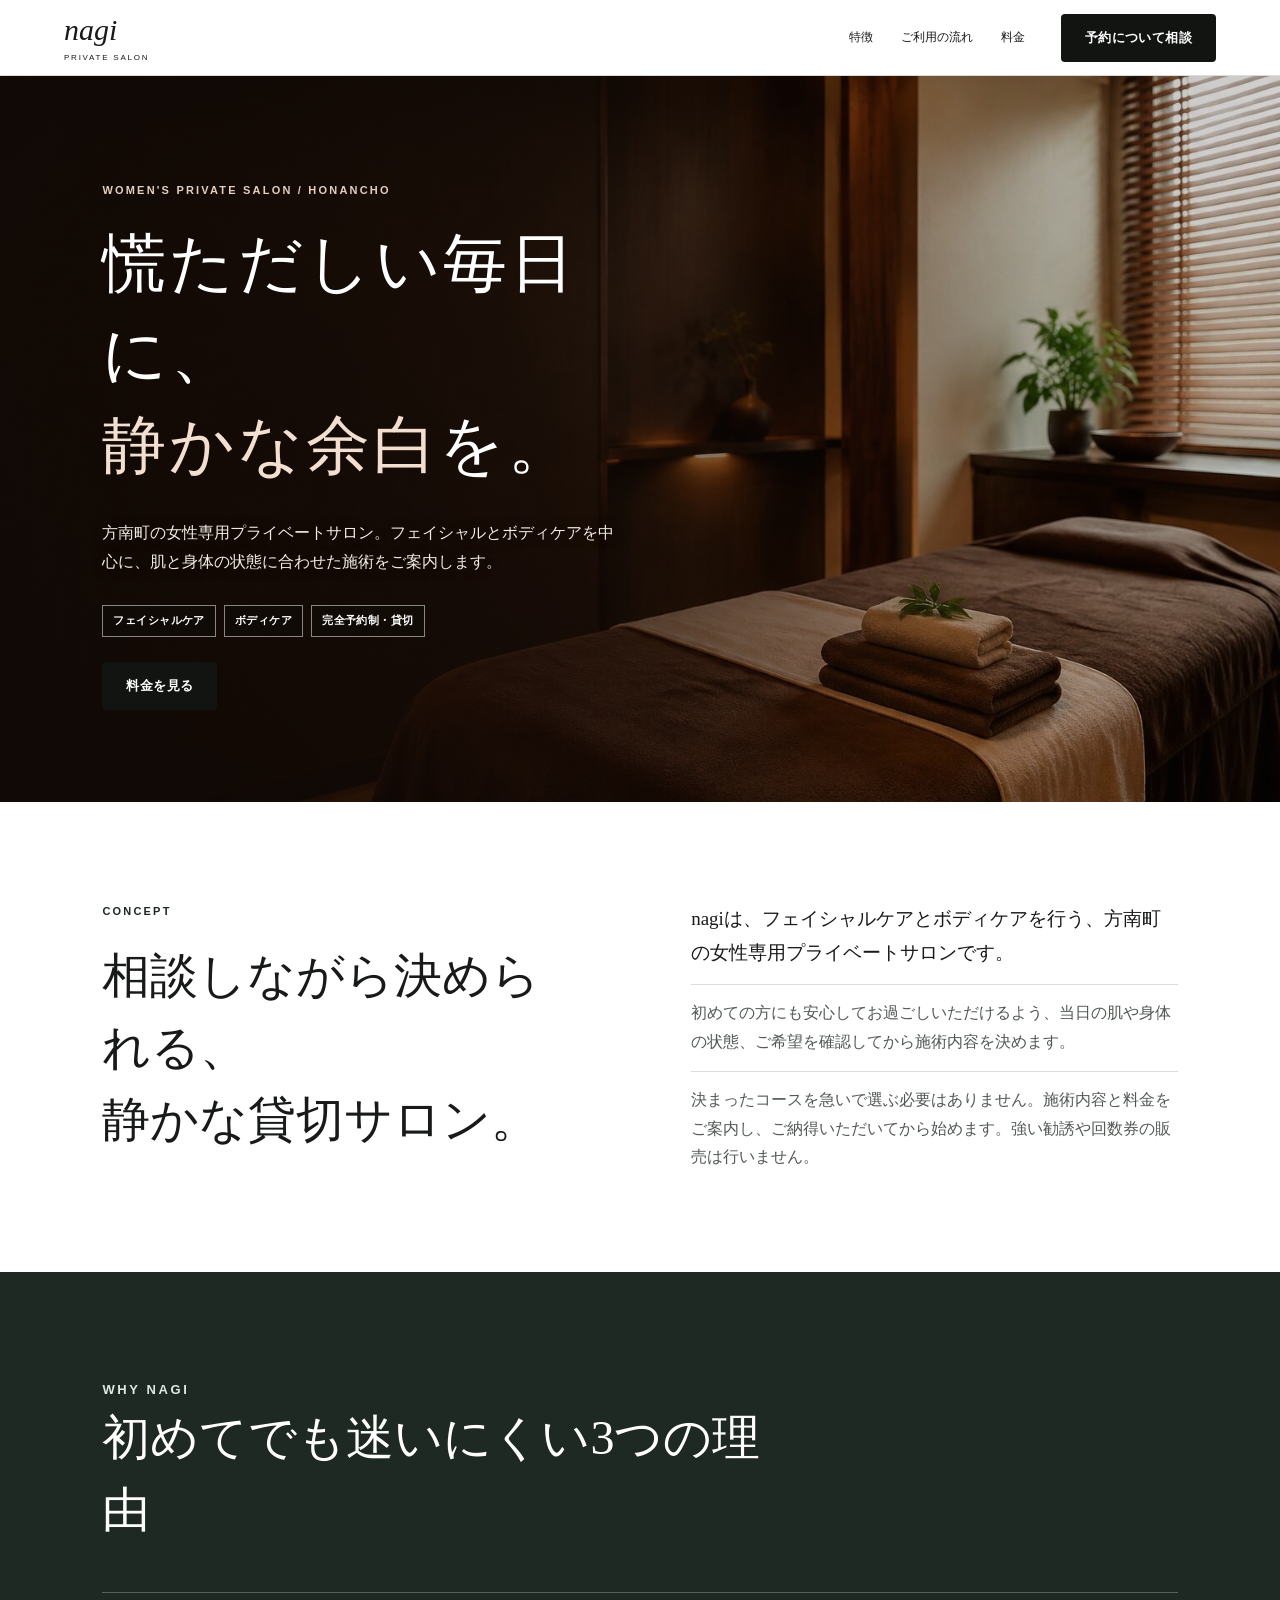
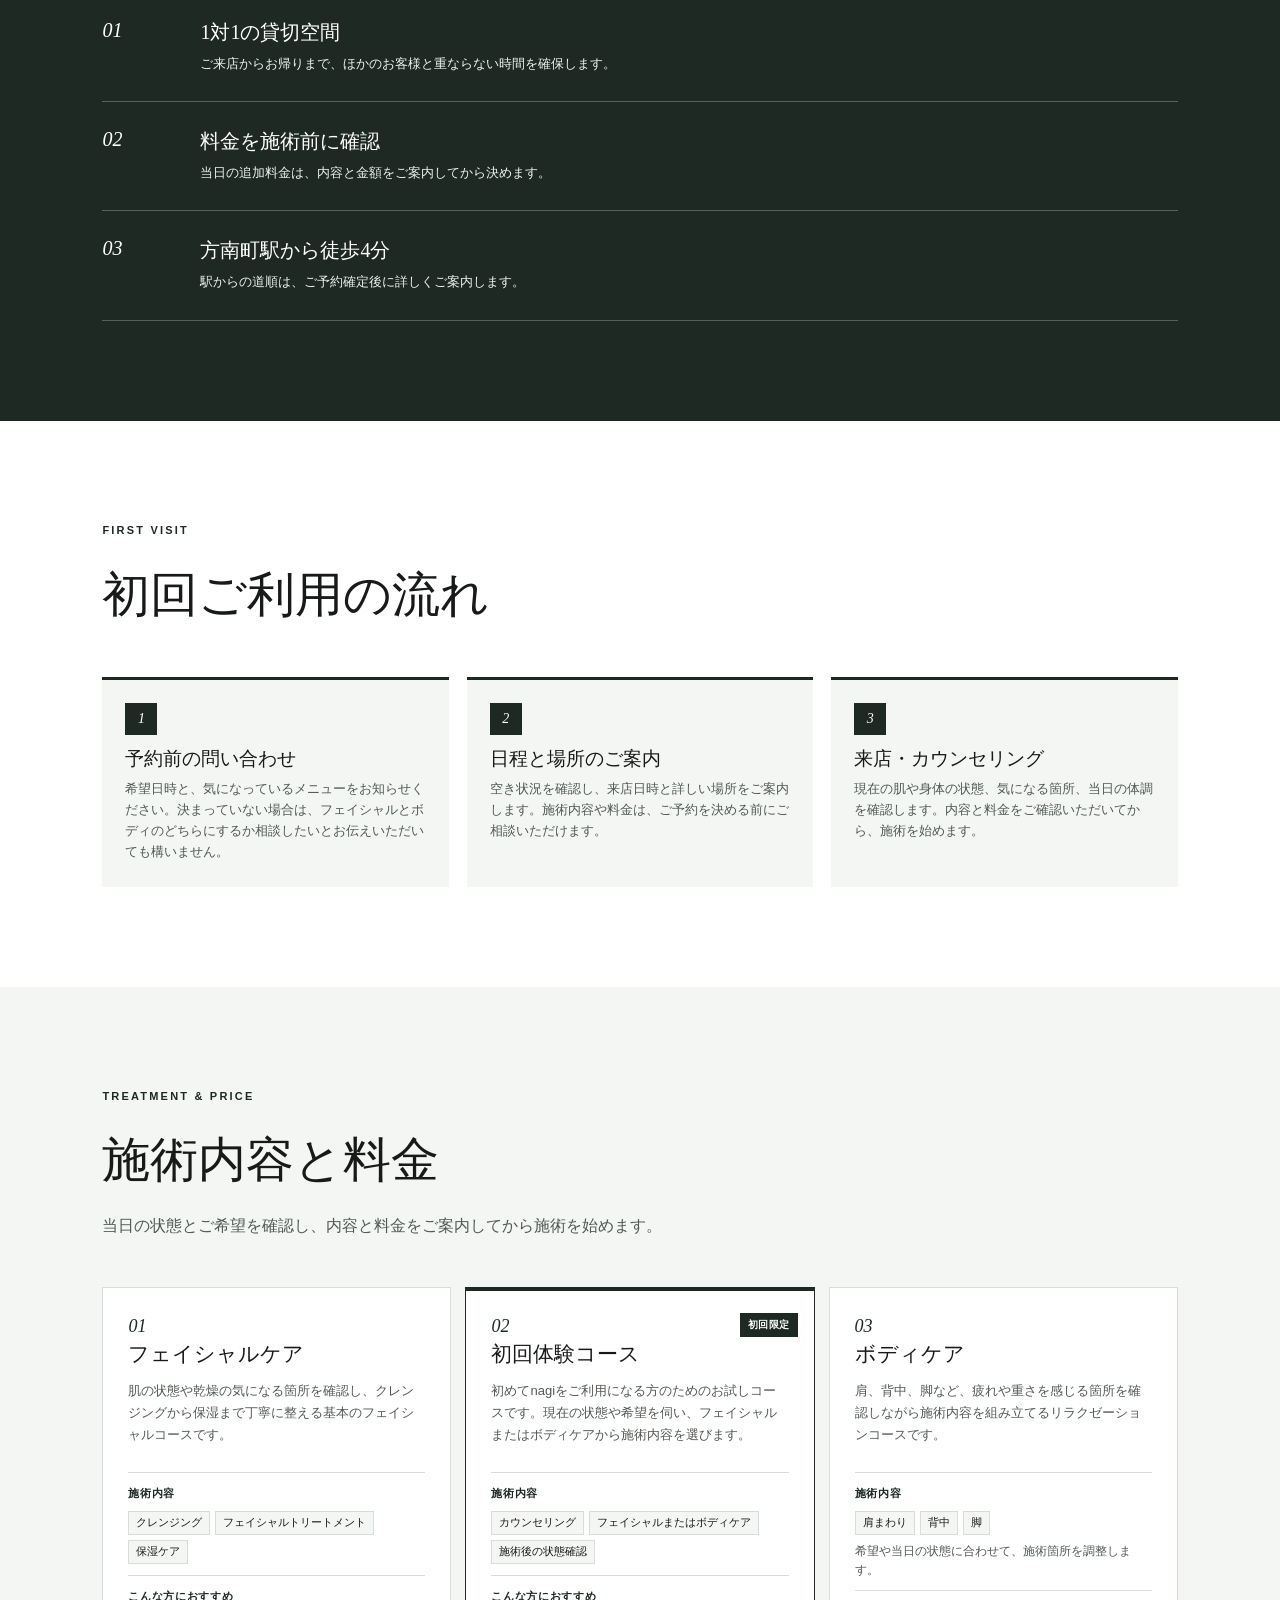
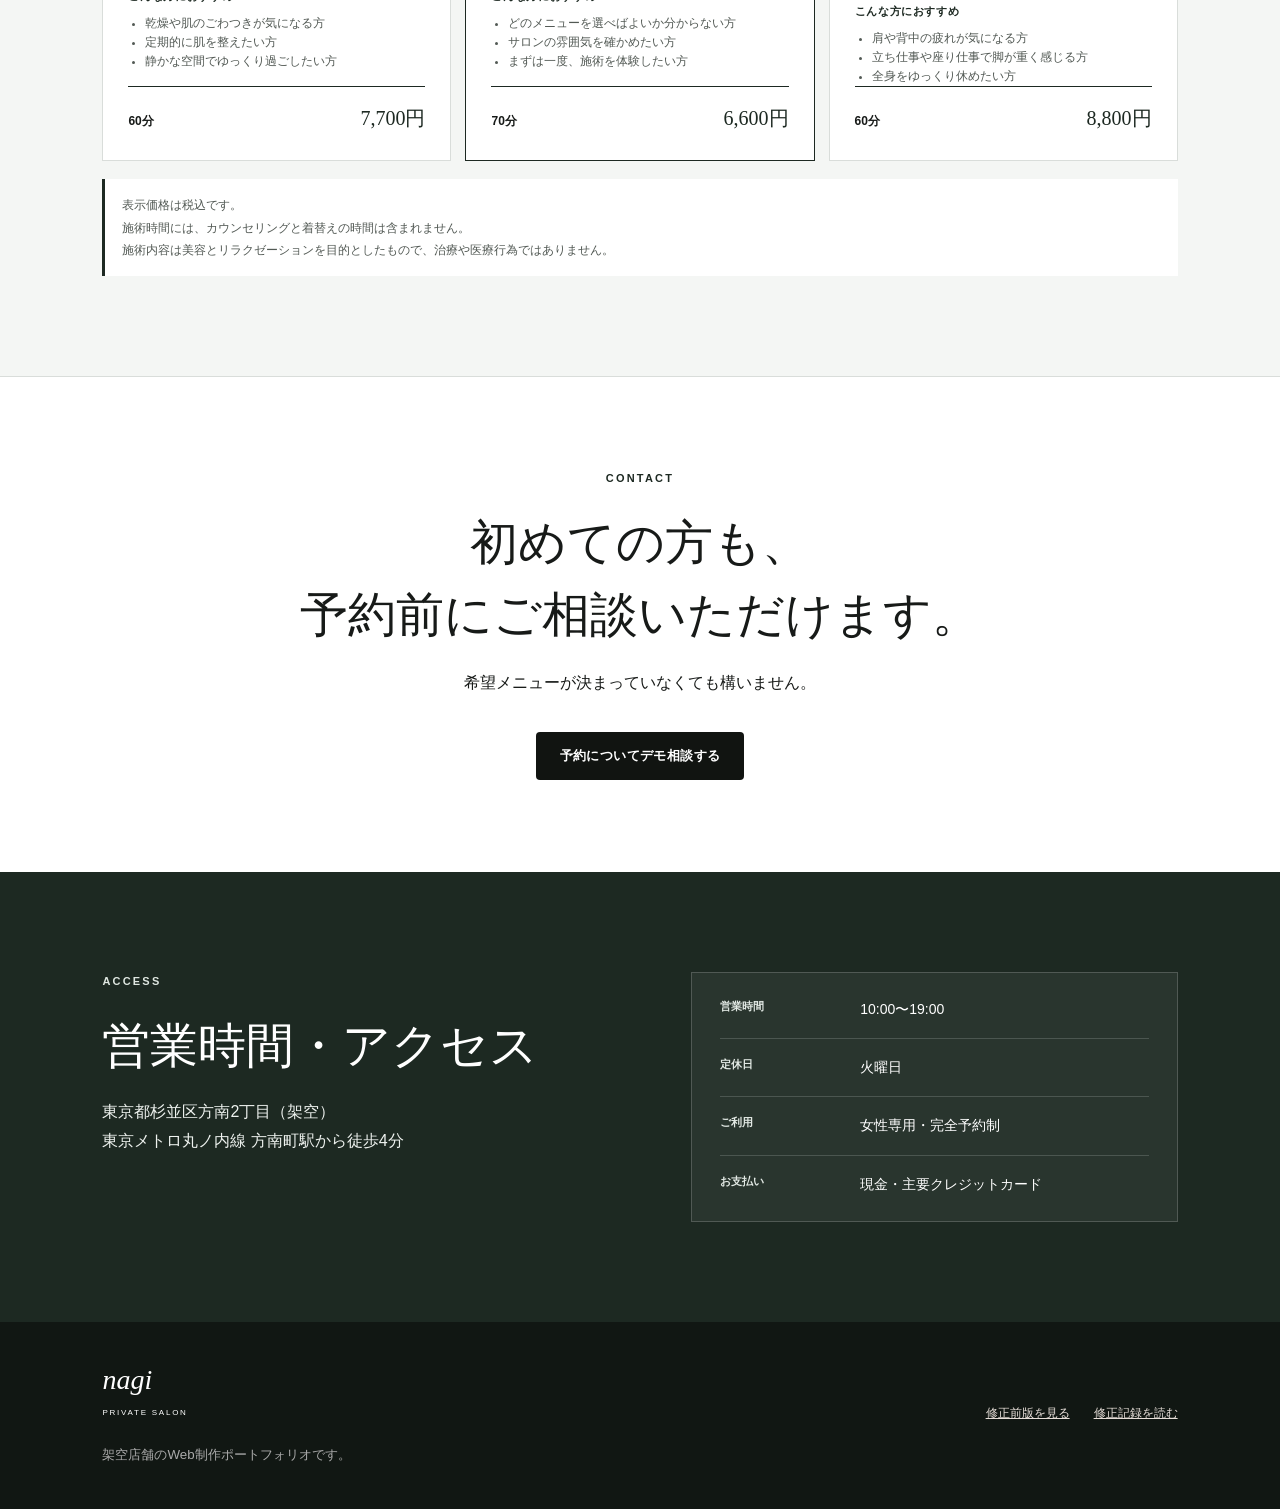
<file: index.html>
<!doctype html>
<html lang="ja">
<head>
  <meta charset="utf-8">
  <meta name="viewport" content="width=device-width,initial-scale=1">
  <meta name="description" content="方南町の女性専用プライベートサロン nagi。フェイシャルとボディケアを完全予約制で提供する架空店舗サイトです。">
  <title>nagi｜方南町のプライベートサロン</title>
  <link rel="stylesheet" href="style.css">
</head>
<body>
  <header class="site-header">
    <a class="logo" href="#top"><strong>nagi</strong><span>PRIVATE SALON</span></a>
    <nav aria-label="ページ内メニュー"><a href="#reasons">特徴</a><a href="#first">ご利用の流れ</a><a href="#menu">料金</a></nav>
    <a class="header-cta" href="#contact">予約について相談</a>
  </header>

  <main id="top">
    <section class="hero" aria-label="静かな個室サロンの施術空間">
      <div class="hero-copy">
        <p class="eyebrow">WOMEN'S PRIVATE SALON / HONANCHO</p>
        <h1>慌ただしい毎日に、<br><em>静かな余白</em>を。</h1>
        <p class="hero-lead">方南町の女性専用プライベートサロン。フェイシャルとボディケアを中心に、肌と身体の状態に合わせた施術をご案内します。</p>
        <ul class="hero-tags" aria-label="サロンの特徴"><li>フェイシャルケア</li><li>ボディケア</li><li>完全予約制・貸切</li></ul>
        <div class="hero-actions"><a class="button primary" href="#menu">料金を見る</a></div>
      </div>
    </section>

    <section class="section intro" id="concept">
      <div><p class="section-label">CONCEPT</p><h2>相談しながら決められる、<br>静かな貸切サロン。</h2></div>
      <div class="concept-copy"><p class="lead">nagiは、フェイシャルケアとボディケアを行う、方南町の女性専用プライベートサロンです。</p><p>初めての方にも安心してお過ごしいただけるよう、当日の肌や身体の状態、ご希望を確認してから施術内容を決めます。</p><p>決まったコースを急いで選ぶ必要はありません。施術内容と料金をご案内し、ご納得いただいてから始めます。強い勧誘や回数券の販売は行いません。</p></div>
    </section>

    <section class="section reasons" id="reasons">
      <div class="section-head"><p class="section-label">WHY NAGI</p><h2>初めてでも迷いにくい3つの理由</h2></div>
      <ol><li><span>01</span><div><h3>1対1の貸切空間</h3><p>ご来店からお帰りまで、ほかのお客様と重ならない時間を確保します。</p></div></li><li><span>02</span><div><h3>料金を施術前に確認</h3><p>当日の追加料金は、内容と金額をご案内してから決めます。</p></div></li><li><span>03</span><div><h3>方南町駅から徒歩4分</h3><p>駅からの道順は、ご予約確定後に詳しくご案内します。</p></div></li></ol>
    </section>

    <section class="section first" id="first">
      <div class="section-head"><p class="section-label">FIRST VISIT</p><h2>初回ご利用の流れ</h2></div>
      <div class="steps">
        <article><span>1</span><h3>予約前の問い合わせ</h3><p>希望日時と、気になっているメニューをお知らせください。決まっていない場合は、フェイシャルとボディのどちらにするか相談したいとお伝えいただいても構いません。</p></article>
        <article><span>2</span><h3>日程と場所のご案内</h3><p>空き状況を確認し、来店日時と詳しい場所をご案内します。施術内容や料金は、ご予約を決める前にご相談いただけます。</p></article>
        <article><span>3</span><h3>来店・カウンセリング</h3><p>現在の肌や身体の状態、気になる箇所、当日の体調を確認します。内容と料金をご確認いただいてから、施術を始めます。</p></article>
      </div>
    </section>

    <section class="section menu-section" id="menu">
      <div class="section-head"><p class="section-label">TREATMENT &amp; PRICE</p><h2>施術内容と料金</h2><p>当日の状態とご希望を確認し、内容と料金をご案内してから施術を始めます。</p></div>
      <div class="menu-grid">
        <article>
          <p class="number">01</p><h3>フェイシャルケア</h3>
          <p class="course-summary">肌の状態や乾燥の気になる箇所を確認し、クレンジングから保湿まで丁寧に整える基本のフェイシャルコースです。</p>
          <div class="course-block"><h4>施術内容</h4><ul class="treatment-list"><li>クレンジング</li><li>フェイシャルトリートメント</li><li>保湿ケア</li></ul></div>
          <div class="course-block recommend"><h4>こんな方におすすめ</h4><ul><li>乾燥や肌のごわつきが気になる方</li><li>定期的に肌を整えたい方</li><li>静かな空間でゆっくり過ごしたい方</li></ul></div>
          <div class="price"><strong>60分</strong><span>7,700円</span></div>
        </article>
        <article class="featured">
          <p class="badge">初回限定</p><p class="number">02</p><h3>初回体験コース</h3>
          <p class="course-summary">初めてnagiをご利用になる方のためのお試しコースです。現在の状態や希望を伺い、フェイシャルまたはボディケアから施術内容を選びます。</p>
          <div class="course-block"><h4>施術内容</h4><ul class="treatment-list"><li>カウンセリング</li><li>フェイシャルまたはボディケア</li><li>施術後の状態確認</li></ul></div>
          <div class="course-block recommend"><h4>こんな方におすすめ</h4><ul><li>どのメニューを選べばよいか分からない方</li><li>サロンの雰囲気を確かめたい方</li><li>まずは一度、施術を体験したい方</li></ul></div>
          <div class="price"><strong>70分</strong><span>6,600円</span></div>
        </article>
        <article>
          <p class="number">03</p><h3>ボディケア</h3>
          <p class="course-summary">肩、背中、脚など、疲れや重さを感じる箇所を確認しながら施術内容を組み立てるリラクゼーションコースです。</p>
          <div class="course-block"><h4>施術内容</h4><ul class="treatment-list"><li>肩まわり</li><li>背中</li><li>脚</li></ul><p class="course-note">希望や当日の状態に合わせて、施術箇所を調整します。</p></div>
          <div class="course-block recommend"><h4>こんな方におすすめ</h4><ul><li>肩や背中の疲れが気になる方</li><li>立ち仕事や座り仕事で脚が重く感じる方</li><li>全身をゆっくり休めたい方</li></ul></div>
          <div class="price"><strong>60分</strong><span>8,800円</span></div>
        </article>
      </div>
      <div class="price-notes" aria-label="料金と施術についての注記"><p>表示価格は税込です。</p><p>施術時間には、カウンセリングと着替えの時間は含まれません。</p><p>施術内容は美容とリラクゼーションを目的としたもので、治療や医療行為ではありません。</p></div>
    </section>

    <section class="contact" id="contact">
      <p class="section-label">CONTACT</p><h2>初めての方も、<br>予約前にご相談いただけます。</h2><p>希望メニューが決まっていなくても構いません。</p><button type="button" class="button primary" onclick="document.getElementById('demo-note').hidden=false">予約についてデモ相談する</button><p id="demo-note" class="demo-note" hidden>これはポートフォリオ用のデモです。送信・保存・予約確定は行われません。</p>
    </section>

    <section class="section access" id="access">
      <div class="access-copy"><p class="section-label">ACCESS</p><h2>営業時間・アクセス</h2><p>東京都杉並区方南2丁目（架空）<br>東京メトロ丸ノ内線 方南町駅から徒歩4分</p></div>
      <dl class="store-info" aria-label="店舗情報"><div><dt>営業時間</dt><dd>10:00〜19:00</dd></div><div><dt>定休日</dt><dd>火曜日</dd></div><div><dt>ご利用</dt><dd>女性専用・完全予約制</dd></div><div><dt>お支払い</dt><dd>現金・主要クレジットカード</dd></div></dl>
    </section>
  </main>
  <footer><div><strong>nagi</strong><span>PRIVATE SALON</span></div><nav aria-label="制作ページ"><a href="before/">修正前版を見る</a><a href="https://github.com/Hiderock61/nagi-salon-portfoli/blob/main/CASE_STUDY.md">修正記録を読む</a></nav><small>架空店舗のWeb制作ポートフォリオです。</small></footer>
</body>
</html>
</file>
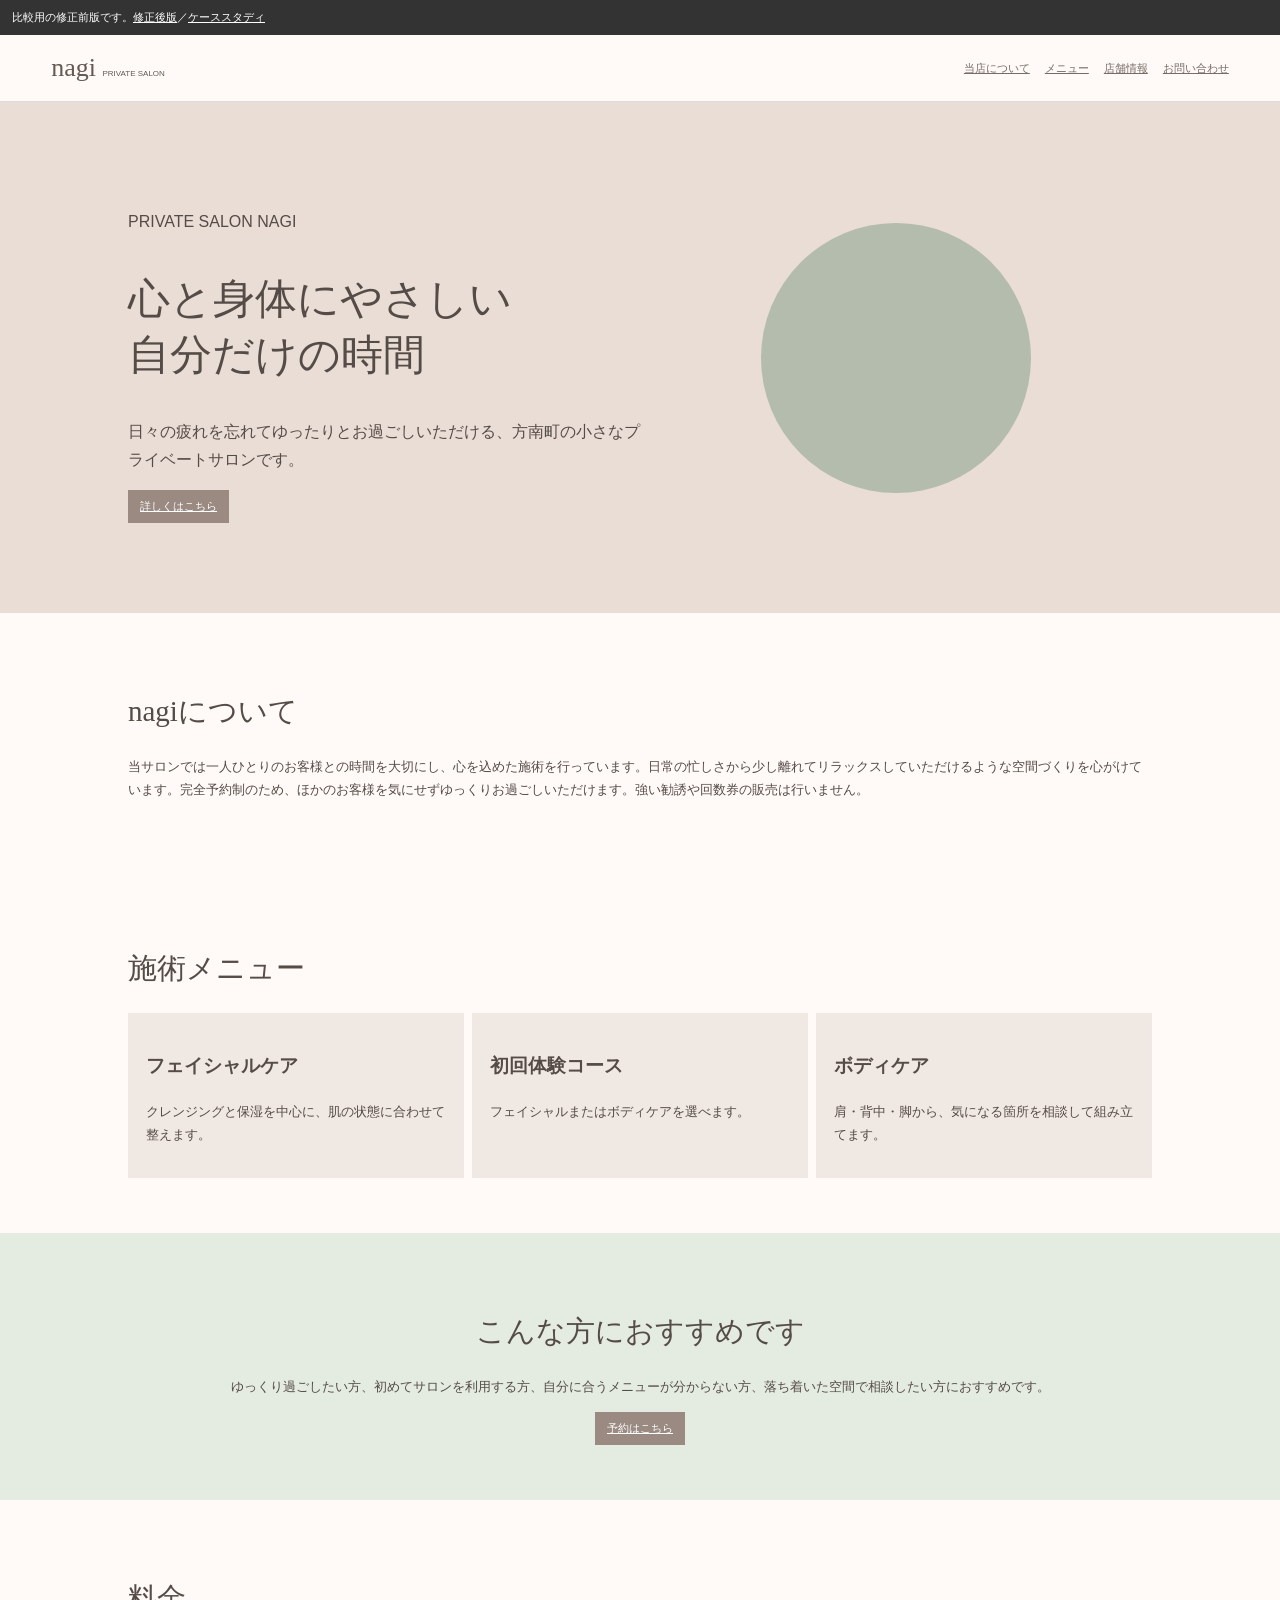
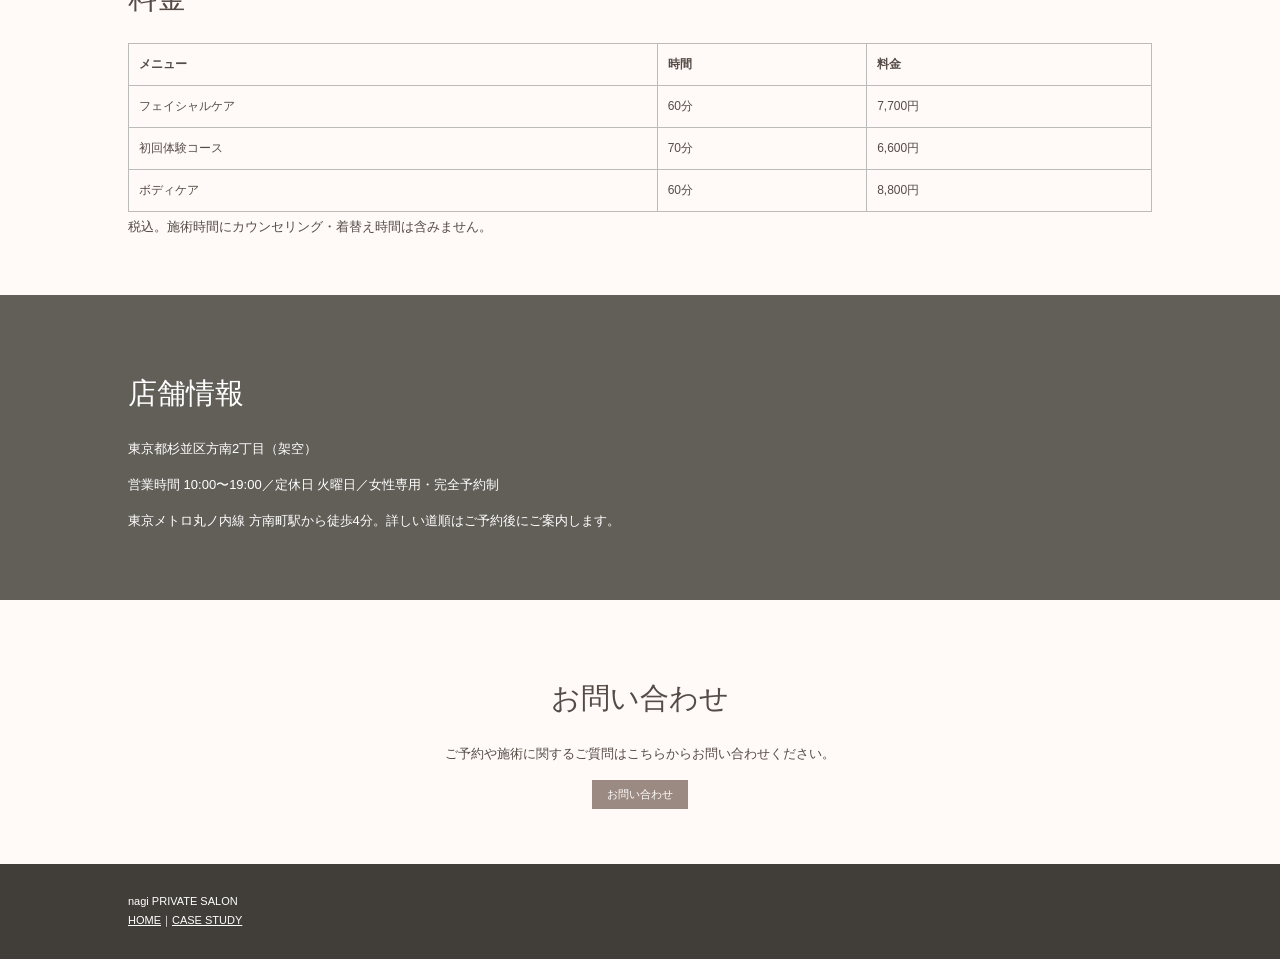
<file: before/index.html>
<!doctype html><html lang="ja"><head><meta charset="utf-8"><meta name="viewport" content="width=device-width,initial-scale=1"><title>nagi｜方南町のプライベートサロン（修正前版）</title><link rel="stylesheet" href="style.css"></head><body>
<div class="notice">比較用の修正前版です。<a href="../index.html">修正後版</a>／<a href="../case-study.html">ケーススタディ</a></div>
<header><a class="logo" href="#">nagi <small>PRIVATE SALON</small></a><nav><a href="#concept">当店について</a><a href="#menu">メニュー</a><a href="#access">店舗情報</a><a href="#contact">お問い合わせ</a></nav></header>
<main><section class="hero"><div><p>PRIVATE SALON NAGI</p><h1>心と身体にやさしい<br>自分だけの時間</h1><p>日々の疲れを忘れてゆったりとお過ごしいただける、方南町の小さなプライベートサロンです。</p><a href="#contact">詳しくはこちら</a></div><span></span></section>
<section id="concept"><h2>nagiについて</h2><p>当サロンでは一人ひとりのお客様との時間を大切にし、心を込めた施術を行っています。日常の忙しさから少し離れてリラックスしていただけるような空間づくりを心がけています。完全予約制のため、ほかのお客様を気にせずゆっくりお過ごしいただけます。強い勧誘や回数券の販売は行いません。</p></section>
<section id="menu"><h2>施術メニュー</h2><div class="cards"><article><h3>フェイシャルケア</h3><p>クレンジングと保湿を中心に、肌の状態に合わせて整えます。</p></article><article><h3>初回体験コース</h3><p>フェイシャルまたはボディケアを選べます。</p></article><article><h3>ボディケア</h3><p>肩・背中・脚から、気になる箇所を相談して組み立てます。</p></article></div></section>
<section class="message"><h2>こんな方におすすめです</h2><p>ゆっくり過ごしたい方、初めてサロンを利用する方、自分に合うメニューが分からない方、落ち着いた空間で相談したい方におすすめです。</p><a href="#contact">予約はこちら</a></section>
<section class="price"><h2>料金</h2><table><tr><th>メニュー</th><th>時間</th><th>料金</th></tr><tr><td>フェイシャルケア</td><td>60分</td><td>7,700円</td></tr><tr><td>初回体験コース</td><td>70分</td><td>6,600円</td></tr><tr><td>ボディケア</td><td>60分</td><td>8,800円</td></tr></table><small>税込。施術時間にカウンセリング・着替え時間は含みません。</small></section>
<section id="access"><h2>店舗情報</h2><p>東京都杉並区方南2丁目（架空）</p><p>営業時間 10:00〜19:00／定休日 火曜日／女性専用・完全予約制</p><p>東京メトロ丸ノ内線 方南町駅から徒歩4分。詳しい道順はご予約後にご案内します。</p></section>
<section id="contact"><h2>お問い合わせ</h2><p>ご予約や施術に関するご質問はこちらからお問い合わせください。</p><button type="button" onclick="document.getElementById('note').hidden=false">お問い合わせ</button><p id="note" hidden>デモのため送信・保存・予約確定は行われません。</p></section></main>
<footer>nagi PRIVATE SALON<br><a href="../index.html">HOME</a>｜<a href="../case-study.html">CASE STUDY</a></footer></body></html>
</file>
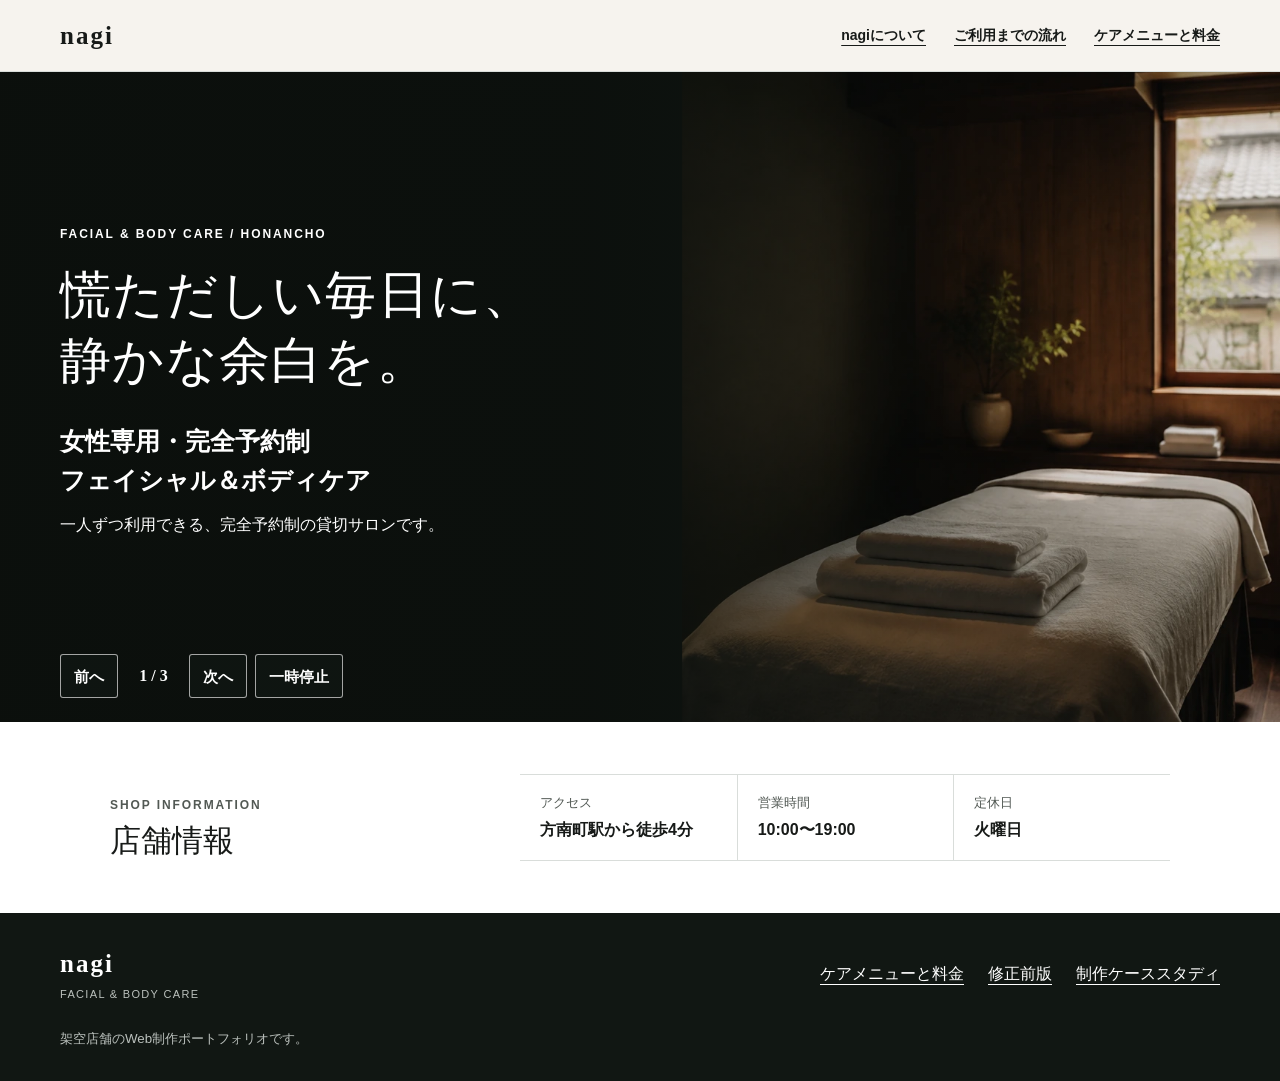
<file: concept-loop/index.html>
<!doctype html>
<html lang="ja" class="no-js">
<head>
  <meta charset="utf-8">
  <meta name="viewport" content="width=device-width,initial-scale=1">
  <meta name="description" content="方南町の女性専用・完全予約制フェイシャル＆ボディケアサロン nagi。三案比較用の自動ループ型コンセプトページです。">
  <title>Concept A 自動ループ型｜nagi</title>
  <script>document.documentElement.classList.replace('no-js','js')</script>
  <link rel="stylesheet" href="../assets/css/concept-loop.css">
</head>
<body>
  <header class="site-header" data-header>
    <div class="header-inner">
      <a class="logo" href="#top" aria-label="nagi Concept Aの先頭へ">nagi</a>
      <button class="menu-button" type="button" aria-expanded="false" aria-controls="site-menu">
        <span>MENU</span><span class="menu-icon" aria-hidden="true"></span>
      </button>
      <nav class="site-menu" id="site-menu" aria-label="Concept Aメニュー">
        <a href="#slide-2" data-slide-target="1">nagiについて</a>
        <a href="#slide-3" data-slide-target="2">ご利用までの流れ</a>
        <a href="../care.html#care-hero">ケアメニューと料金</a>
      </nav>
    </div>
  </header>

  <main id="top">
    <section class="loop-hero" id="loop-hero" aria-label="nagiを紹介する3つの場面">
      <div class="loop-stage">
        <article class="loop-slide is-active" id="slide-1" data-slide="0" aria-labelledby="slide-1-title">
          <picture class="slide-media">
            <source srcset="../assets/images/nagi/nagi-space-01-4x5.webp" type="image/webp">
            <img src="../assets/images/nagi/nagi-space-01-4x5.jpg" width="820" height="1024" alt="木の壁と窓、施術ベッドがある静かな貸切サロンの個室">
          </picture>
          <div class="slide-shade" aria-hidden="true"></div>
          <div class="slide-copy slide-copy-intro">
            <p class="eyebrow">FACIAL &amp; BODY CARE / HONANCHO</p>
            <h1 id="slide-1-title">慌ただしい毎日に、<br>静かな余白を。</h1>
            <p class="business-type">女性専用・完全予約制<br>フェイシャル＆ボディケア</p>
            <p class="slide-note">一人ずつ利用できる、完全予約制の貸切サロンです。</p>
          </div>
        </article>

        <article class="loop-slide" id="slide-2" data-slide="1" aria-labelledby="slide-2-title">
          <picture class="slide-media">
            <source srcset="../assets/images/nagi/nagi-care-02-4x5.webp" type="image/webp">
            <img src="../assets/images/nagi/nagi-care-02-4x5.jpg" width="820" height="1024" alt="静かな個室でフェイシャルケアを受けている様子">
          </picture>
          <div class="slide-shade" aria-hidden="true"></div>
          <div class="slide-copy">
            <p class="eyebrow">ABOUT NAGI</p>
            <h2 id="slide-2-title">相談しながら決められる、<br>静かな貸切サロン。</h2>
            <ol class="compact-points">
              <li><span>01</span><div><h3>一人ずつの貸切空間</h3><p>他の利用者と重ならない、完全予約制の空間です。</p></div></li>
              <li><span>02</span><div><h3>施術前に相談できる</h3><p>肌や身体の状態、希望、気になることを確認します。</p></div></li>
              <li><span>03</span><div><h3>内容と料金を確認してから施術</h3><p>当日のケア内容と料金を確認した後に施術を始めます。</p></div></li>
            </ol>
          </div>
        </article>

        <article class="loop-slide" id="slide-3" data-slide="2" aria-labelledby="slide-3-title">
          <picture class="slide-media">
            <source srcset="../assets/images/nagi/nagi-consultation-03-4x5.webp" type="image/webp">
            <img src="../assets/images/nagi/nagi-consultation-03-4x5.jpg" width="820" height="1024" alt="白いシートを挟み、二人でケア内容を確認している手元">
          </picture>
          <div class="slide-shade" aria-hidden="true"></div>
          <div class="slide-copy">
            <p class="eyebrow">FIRST VISIT</p>
            <h2 id="slide-3-title">ご利用までの流れ</h2>
            <ol class="compact-points flow-points">
              <li><span>01</span><div><h3>予約前に相談する</h3><p>希望日時と、気になっているケアを伝えます。</p></div></li>
              <li><span>02</span><div><h3>内容と料金を確認する</h3><p>当日の状態と希望を確認し、受けるケアと料金を決めます。</p></div></li>
              <li><span>03</span><div><h3>納得して施術を受ける</h3><p>内容と料金を確認した後に施術を始めます。</p></div></li>
            </ol>
            <a class="primary-cta" href="../care.html#care-hero">ケアメニューと料金を見る</a>
          </div>
        </article>
      </div>

      <div class="loop-controls" aria-label="場面の切り替え操作">
        <button type="button" class="control-button" data-prev aria-label="前の場面へ">前へ</button>
        <p class="slide-position" data-position aria-live="polite" aria-atomic="true">1 / 3</p>
        <button type="button" class="control-button" data-next aria-label="次の場面へ">次へ</button>
        <button type="button" class="control-button play-control" data-play aria-label="自動再生を一時停止">一時停止</button>
      </div>
    </section>

    <section class="shop-info" aria-labelledby="shop-title">
      <div>
        <p class="section-label">SHOP INFORMATION</p>
        <h2 id="shop-title">店舗情報</h2>
      </div>
      <dl>
        <div><dt>アクセス</dt><dd>方南町駅から徒歩4分</dd></div>
        <div><dt>営業時間</dt><dd>10:00〜19:00</dd></div>
        <div><dt>定休日</dt><dd>火曜日</dd></div>
      </dl>
    </section>
  </main>

  <footer class="site-footer">
    <div class="footer-inner">
      <div><strong>nagi</strong><span>FACIAL &amp; BODY CARE</span></div>
      <nav aria-label="制作関連リンク">
        <a href="../care.html#care-hero">ケアメニューと料金</a>
        <a href="../before/">修正前版</a>
        <a href="../CASE_STUDY.md">制作ケーススタディ</a>
      </nav>
      <small>架空店舗のWeb制作ポートフォリオです。</small>
    </div>
  </footer>
  <script src="../assets/js/concept-loop.js" defer></script>
</body>
</html>
</file>
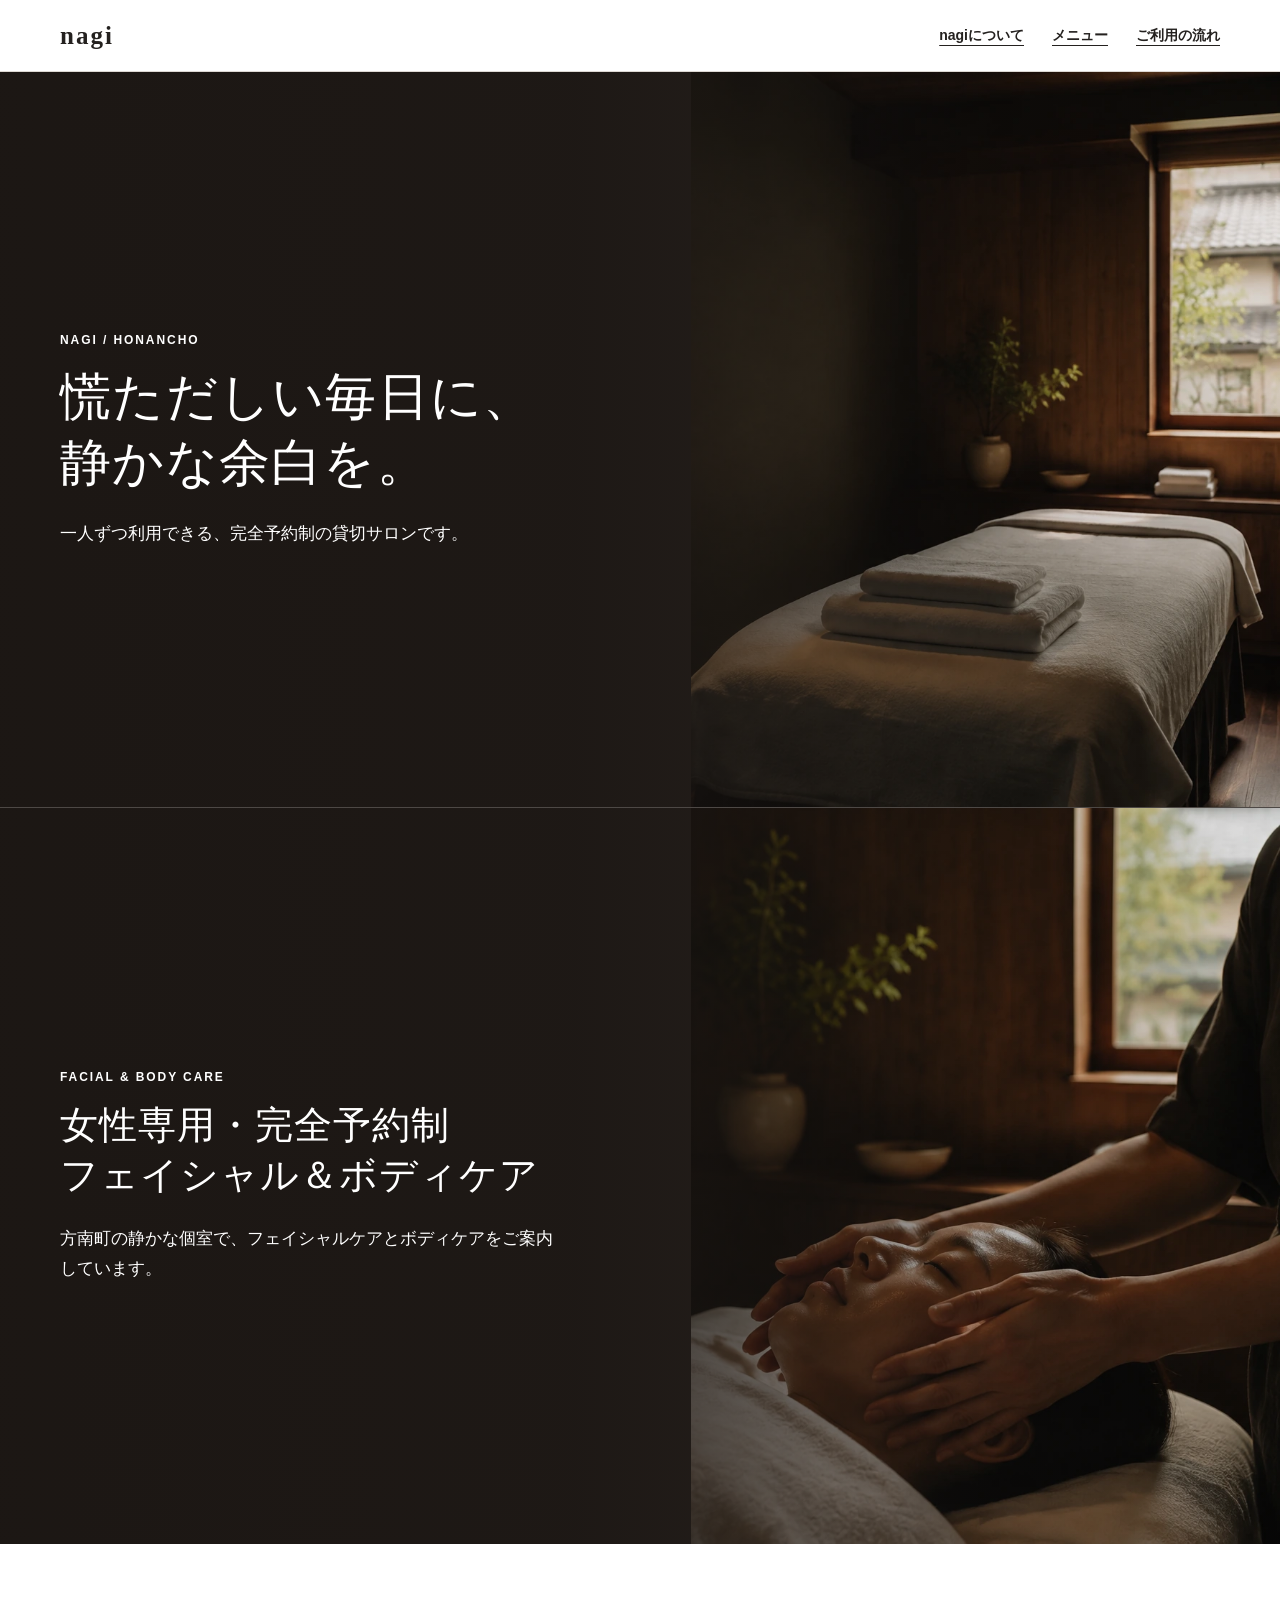
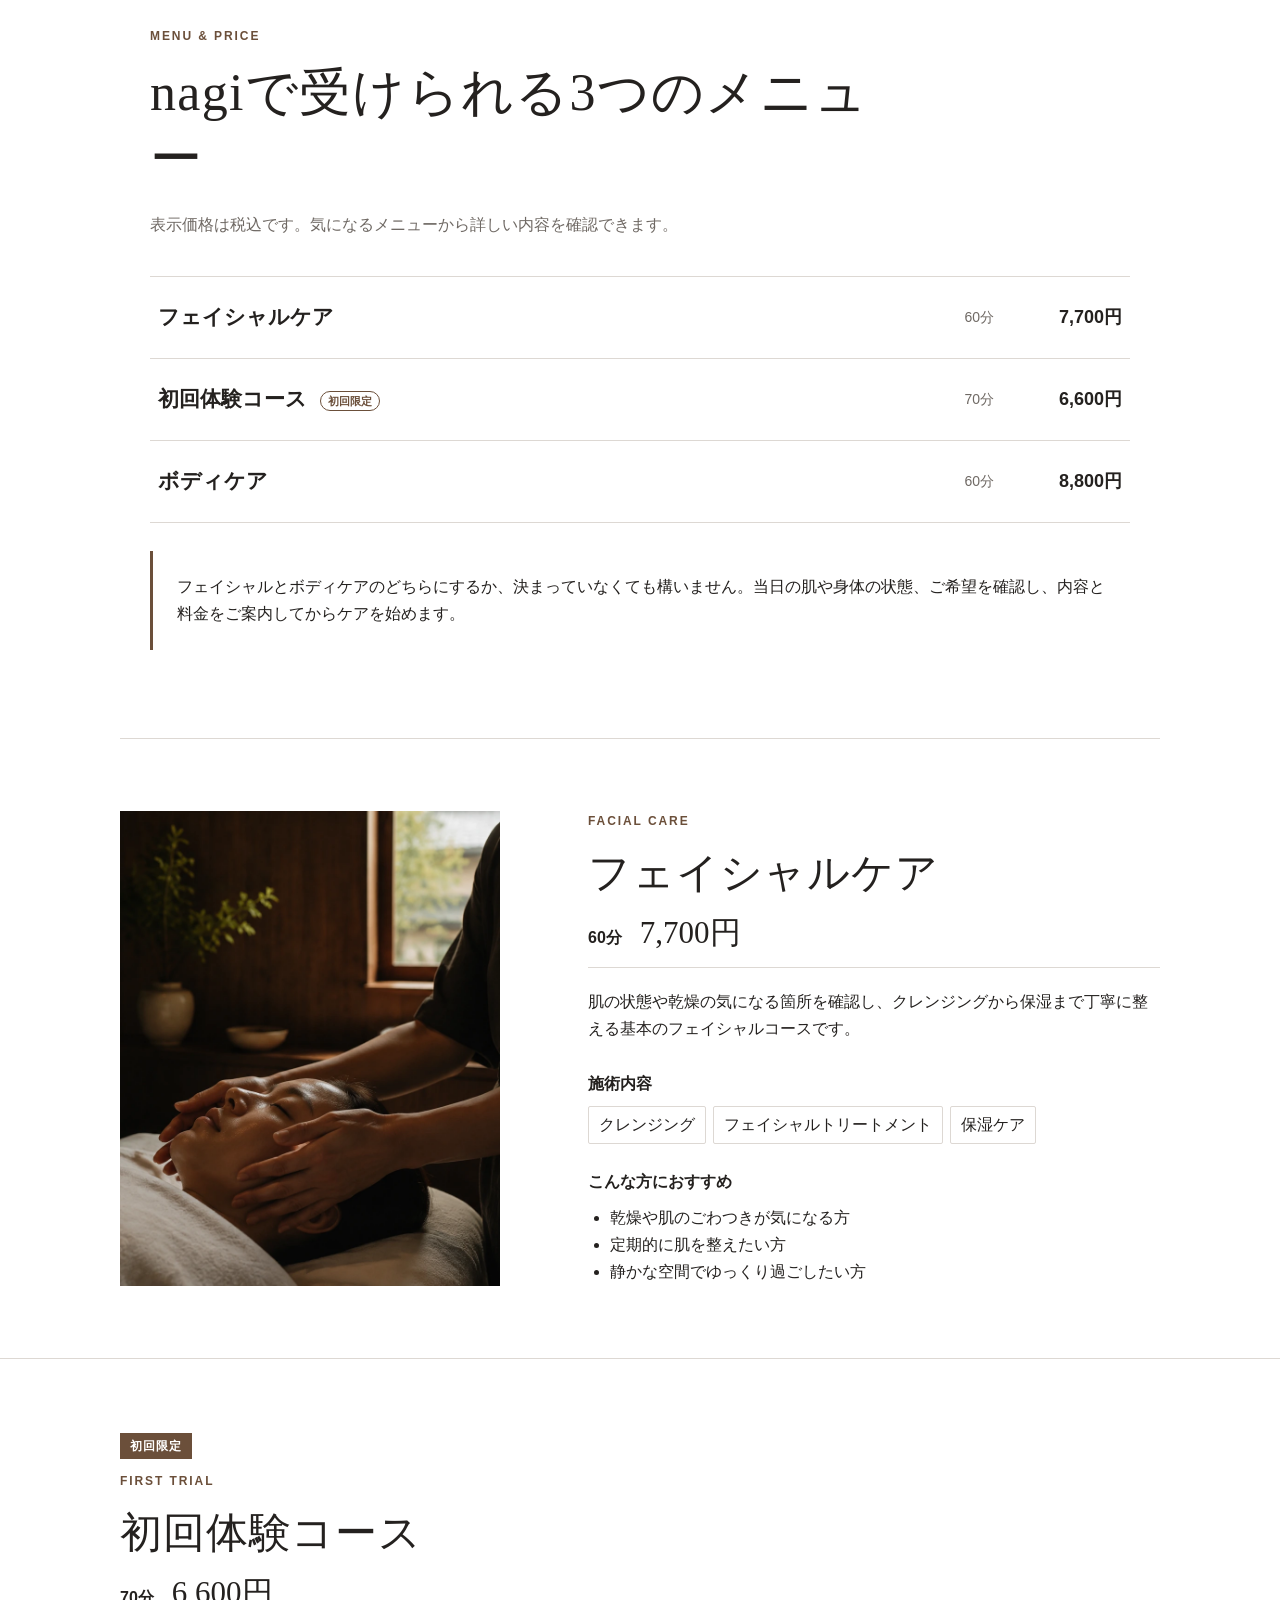
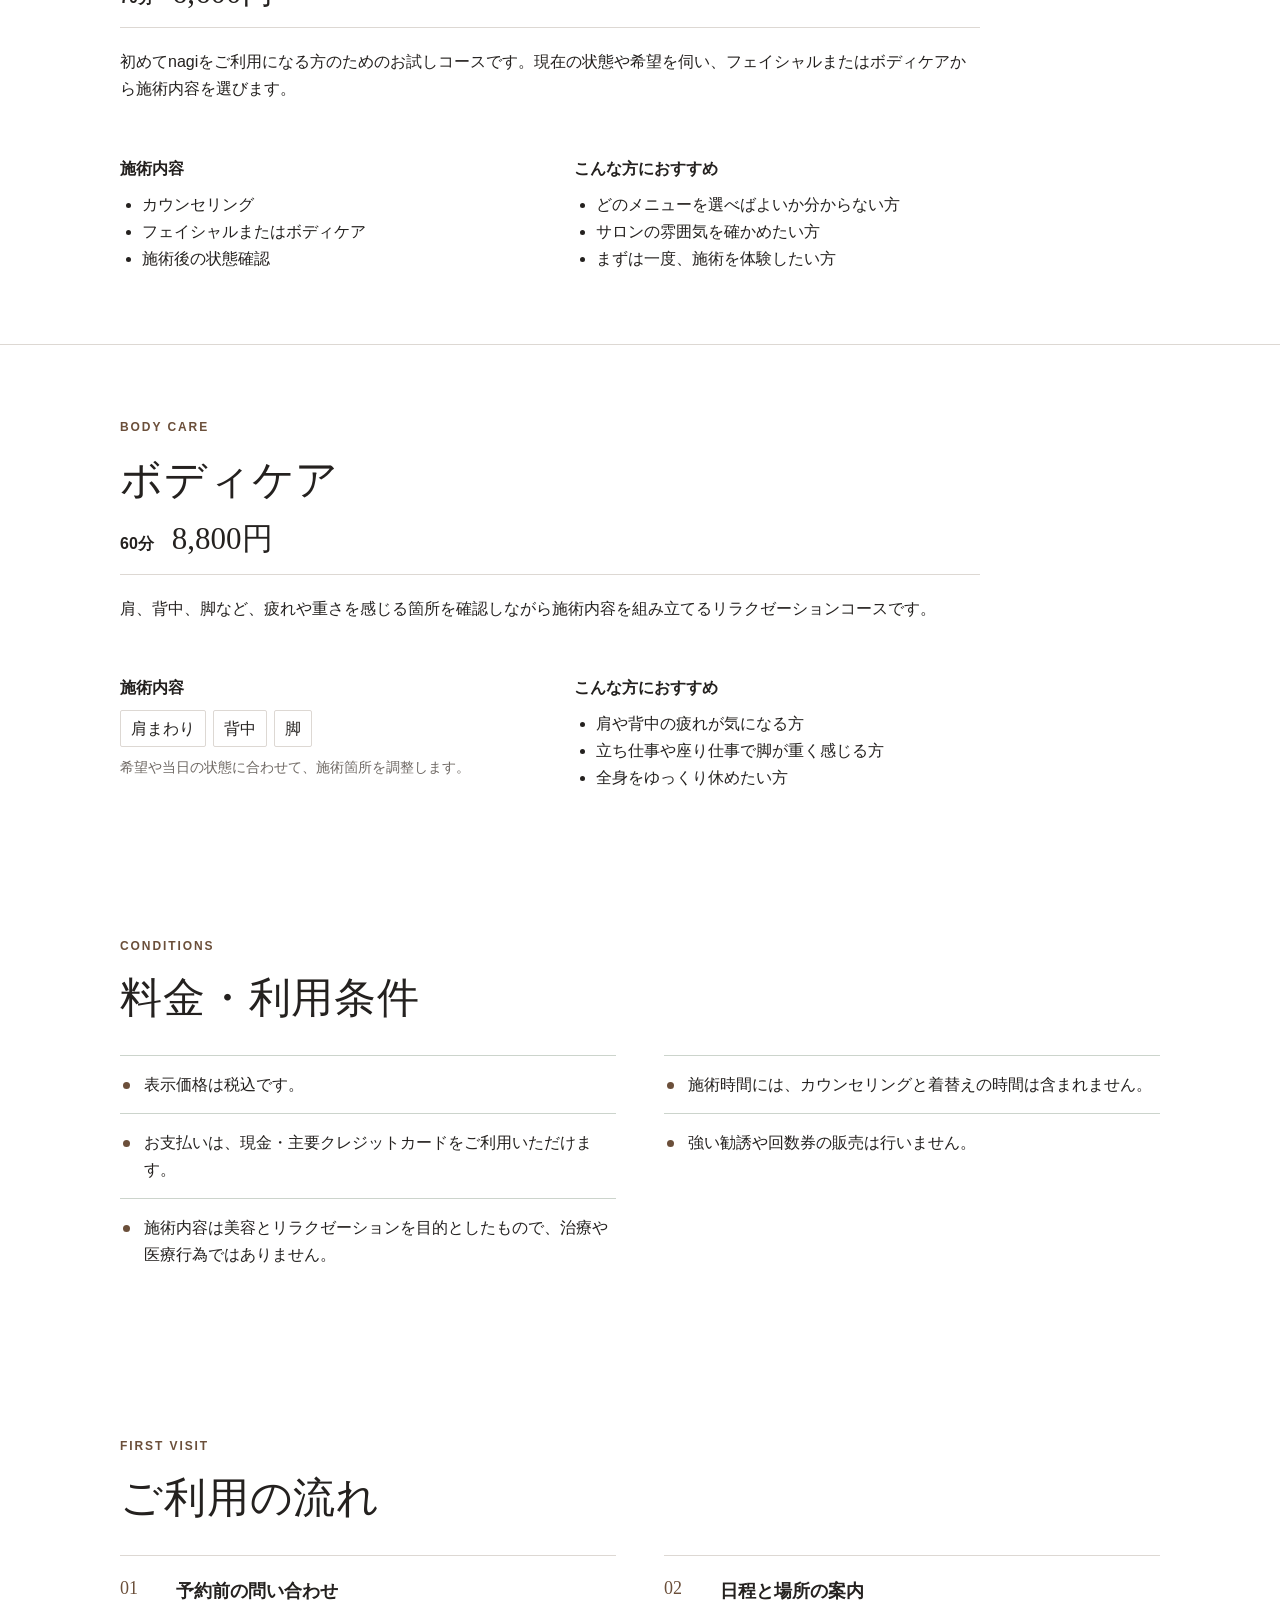
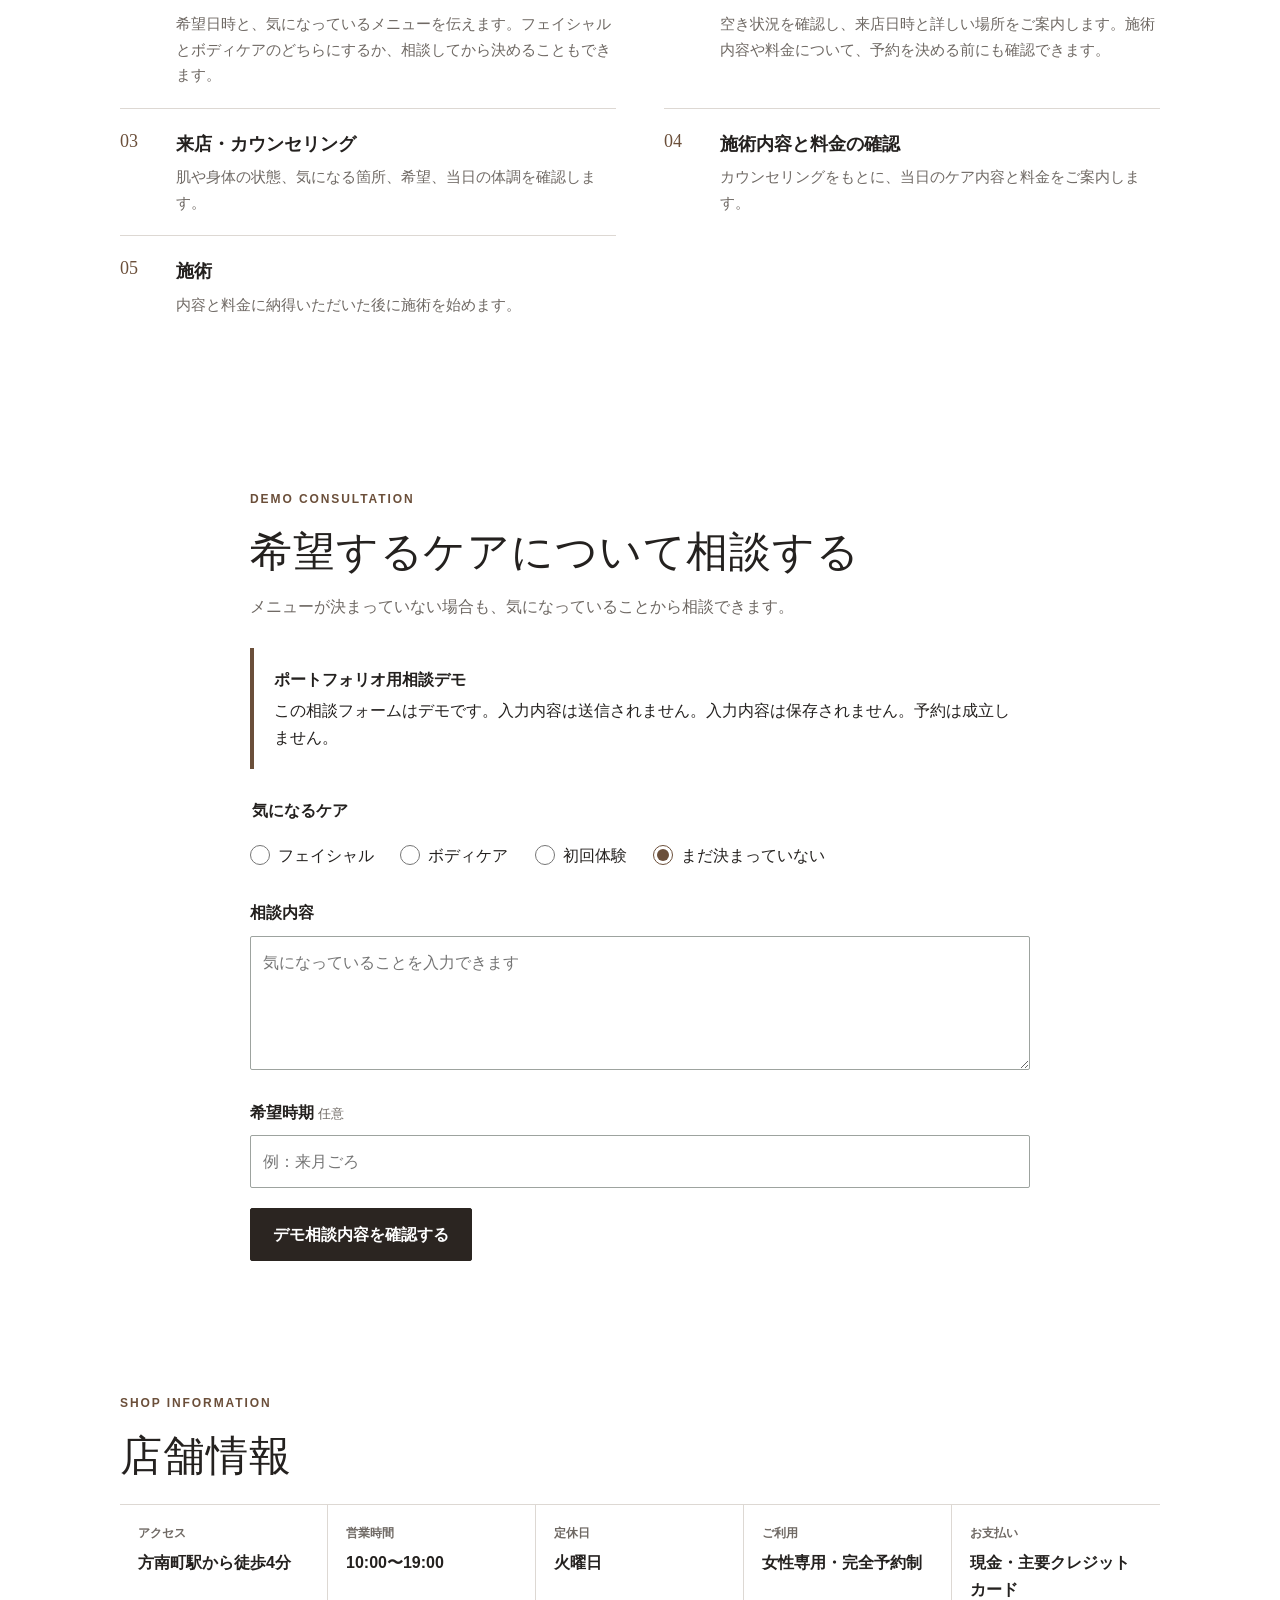
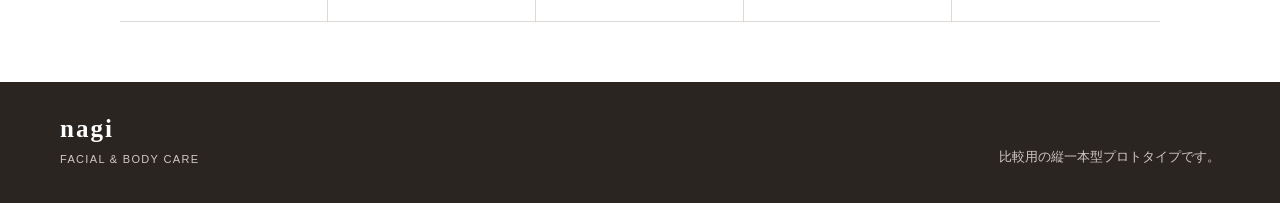
<file: concept-stack/index.html>
<!doctype html>
<html lang="ja">
<head>
  <meta charset="utf-8">
  <meta name="viewport" content="width=device-width,initial-scale=1">
  <meta name="description" content="nagiの空間・業態・スタイルから、メニュー、利用条件、ご利用の流れ、相談、店舗情報までを一続きで確認できる縦スクロール型プロトタイプです。">
  <title>Concept Stack 縦一本型｜nagi</title>
  <link rel="stylesheet" href="../assets/css/care.css">
  <link rel="stylesheet" href="../assets/css/concept-stack.css">
</head>
<body>
  <header class="site-header">
    <div class="header-inner">
      <a class="logo" href="#top" aria-label="nagi 縦一本型の先頭へ">nagi</a>
      <nav aria-label="縦一本型メニュー">
        <a href="#about">nagiについて</a>
        <a href="#menu">メニュー</a>
        <a href="#first-visit">ご利用の流れ</a>
      </nav>
    </div>
  </header>

  <main id="top">
    <section class="story-panel story-intro" aria-labelledby="story-1-title">
      <picture class="story-media">
        <source srcset="../assets/images/nagi/nagi-space-01-4x5.webp" type="image/webp">
        <img src="../assets/images/nagi/nagi-space-01-4x5.jpg" width="820" height="1024" alt="木の壁と窓、施術ベッドがある静かな貸切サロンの個室">
      </picture>
      <div class="story-shade" aria-hidden="true"></div>
      <div class="story-copy intro-copy">
        <p class="eyebrow">NAGI / HONANCHO</p>
        <h1 id="story-1-title">慌ただしい毎日に、<br>静かな余白を。</h1>
        <p class="story-note">一人ずつ利用できる、完全予約制の貸切サロンです。</p>
      </div>
    </section>

    <section class="story-panel" id="about" aria-labelledby="story-2-title">
      <picture class="story-media">
        <source srcset="../assets/images/nagi/nagi-care-02-4x5.webp" type="image/webp">
        <img src="../assets/images/nagi/nagi-care-02-4x5.jpg" width="820" height="1024" loading="lazy" alt="静かな個室でフェイシャルケアを受けている様子">
      </picture>
      <div class="story-shade" aria-hidden="true"></div>
      <div class="story-copy">
        <p class="eyebrow">FACIAL &amp; BODY CARE</p>
        <h2 id="story-2-title">女性専用・完全予約制<br>フェイシャル＆ボディケア</h2>
        <p class="story-note">方南町の静かな個室で、フェイシャルケアとボディケアをご案内しています。</p>
      </div>
    </section>

    <section class="menu-preview" id="menu" aria-labelledby="menu-title">
      <div class="menu-heading">
        <p class="section-label">MENU &amp; PRICE</p>
        <h2 id="menu-title">nagiで受けられる3つのメニュー</h2>
        <p>表示価格は税込です。気になるメニューから詳しい内容を確認できます。</p>
      </div>

      <div class="menu-list" role="list" aria-label="nagiの3つのメニュー">
        <a href="#facial" role="listitem">
          <span class="menu-name">フェイシャルケア</span>
          <span class="menu-time">60分</span>
          <strong>7,700円</strong>
        </a>
        <a href="#trial" role="listitem">
          <span class="menu-name">初回体験コース <small>初回限定</small></span>
          <span class="menu-time">70分</span>
          <strong>6,600円</strong>
        </a>
        <a href="#body" role="listitem">
          <span class="menu-name">ボディケア</span>
          <span class="menu-time">60分</span>
          <strong>8,800円</strong>
        </a>
      </div>

      <div class="menu-help">
        <p>フェイシャルとボディケアのどちらにするか、決まっていなくても構いません。当日の肌や身体の状態、ご希望を確認し、内容と料金をご案内してからケアを始めます。</p>
      </div>
    </section>

    <section class="course section" id="facial" aria-labelledby="facial-title">
      <div class="course-media">
        <picture>
          <source srcset="../assets/images/nagi/nagi-care-02-4x5.webp" type="image/webp">
          <img src="../assets/images/nagi/nagi-care-02-4x5.jpg" width="820" height="1024" loading="lazy" alt="静かな個室でフェイシャルケアを受けている様子">
        </picture>
      </div>
      <article class="course-content">
        <p class="section-label">FACIAL CARE</p>
        <h2 id="facial-title">フェイシャルケア</h2>
        <p class="course-price"><span>60分</span><strong>7,700円</strong></p>
        <p>肌の状態や乾燥の気になる箇所を確認し、クレンジングから保湿まで丁寧に整える基本のフェイシャルコースです。</p>
        <div class="detail-block"><h3>施術内容</h3><ul class="compact-list"><li>クレンジング</li><li>フェイシャルトリートメント</li><li>保湿ケア</li></ul></div>
        <div class="detail-block"><h3>こんな方におすすめ</h3><ul><li>乾燥や肌のごわつきが気になる方</li><li>定期的に肌を整えたい方</li><li>静かな空間でゆっくり過ごしたい方</li></ul></div>
      </article>
    </section>

    <section class="course section course-text-only" id="trial" aria-labelledby="trial-title">
      <article class="course-content">
        <p class="quiet-badge">初回限定</p>
        <p class="section-label">FIRST TRIAL</p>
        <h2 id="trial-title">初回体験コース</h2>
        <p class="course-price"><span>70分</span><strong>6,600円</strong></p>
        <p>初めてnagiをご利用になる方のためのお試しコースです。現在の状態や希望を伺い、フェイシャルまたはボディケアから施術内容を選びます。</p>
        <div class="detail-columns">
          <div class="detail-block"><h3>施術内容</h3><ul><li>カウンセリング</li><li>フェイシャルまたはボディケア</li><li>施術後の状態確認</li></ul></div>
          <div class="detail-block"><h3>こんな方におすすめ</h3><ul><li>どのメニューを選べばよいか分からない方</li><li>サロンの雰囲気を確かめたい方</li><li>まずは一度、施術を体験したい方</li></ul></div>
        </div>
      </article>
    </section>

    <section class="course section course-text-only" id="body" aria-labelledby="body-title">
      <article class="course-content">
        <p class="section-label">BODY CARE</p>
        <h2 id="body-title">ボディケア</h2>
        <p class="course-price"><span>60分</span><strong>8,800円</strong></p>
        <p>肩、背中、脚など、疲れや重さを感じる箇所を確認しながら施術内容を組み立てるリラクゼーションコースです。</p>
        <div class="detail-columns">
          <div class="detail-block"><h3>施術内容</h3><ul class="compact-list"><li>肩まわり</li><li>背中</li><li>脚</li></ul><p class="detail-note">希望や当日の状態に合わせて、施術箇所を調整します。</p></div>
          <div class="detail-block"><h3>こんな方におすすめ</h3><ul><li>肩や背中の疲れが気になる方</li><li>立ち仕事や座り仕事で脚が重く感じる方</li><li>全身をゆっくり休めたい方</li></ul></div>
        </div>
      </article>
    </section>

    <section class="section conditions" id="conditions" aria-labelledby="conditions-title">
      <div class="section-heading">
        <p class="section-label">CONDITIONS</p>
        <h2 id="conditions-title">料金・利用条件</h2>
      </div>
      <ul class="condition-list">
        <li>表示価格は税込です。</li>
        <li>施術時間には、カウンセリングと着替えの時間は含まれません。</li>
        <li>お支払いは、現金・主要クレジットカードをご利用いただけます。</li>
        <li>強い勧誘や回数券の販売は行いません。</li>
        <li>施術内容は美容とリラクゼーションを目的としたもので、治療や医療行為ではありません。</li>
      </ul>
    </section>

    <section class="section first-visit" id="first-visit" aria-labelledby="first-title">
      <div class="section-heading">
        <p class="section-label">FIRST VISIT</p>
        <h2 id="first-title">ご利用の流れ</h2>
      </div>
      <ol class="timeline">
        <li><span>01</span><div><h3>予約前の問い合わせ</h3><p>希望日時と、気になっているメニューを伝えます。フェイシャルとボディケアのどちらにするか、相談してから決めることもできます。</p></div></li>
        <li><span>02</span><div><h3>日程と場所の案内</h3><p>空き状況を確認し、来店日時と詳しい場所をご案内します。施術内容や料金について、予約を決める前にも確認できます。</p></div></li>
        <li><span>03</span><div><h3>来店・カウンセリング</h3><p>肌や身体の状態、気になる箇所、希望、当日の体調を確認します。</p></div></li>
        <li><span>04</span><div><h3>施術内容と料金の確認</h3><p>カウンセリングをもとに、当日のケア内容と料金をご案内します。</p></div></li>
        <li><span>05</span><div><h3>施術</h3><p>内容と料金に納得いただいた後に施術を始めます。</p></div></li>
      </ol>
    </section>

    <section class="section consultation" id="consultation" aria-labelledby="consultation-title">
      <div class="section-heading">
        <p class="section-label">DEMO CONSULTATION</p>
        <h2 id="consultation-title">希望するケアについて相談する</h2>
        <p>メニューが決まっていない場合も、気になっていることから相談できます。</p>
      </div>
      <div class="demo-warning" role="note">
        <strong>ポートフォリオ用相談デモ</strong>
        <p>この相談フォームはデモです。入力内容は送信されません。入力内容は保存されません。予約は成立しません。</p>
      </div>
      <form class="demo-form" id="demo-form">
        <fieldset>
          <legend>気になるケア</legend>
          <label><input type="radio" name="care" value="フェイシャル"> フェイシャル</label>
          <label><input type="radio" name="care" value="ボディケア"> ボディケア</label>
          <label><input type="radio" name="care" value="初回体験"> 初回体験</label>
          <label><input type="radio" name="care" value="未定" checked> まだ決まっていない</label>
        </fieldset>
        <label class="field"><span>相談内容</span><textarea name="message" rows="4" placeholder="気になっていることを入力できます"></textarea></label>
        <label class="field"><span>希望時期 <small>任意</small></span><input type="text" name="timing" inputmode="text" placeholder="例：来月ごろ"></label>
        <button class="demo-button" type="button" id="demo-check">デモ相談内容を確認する</button>
        <p class="demo-result" id="demo-result" role="status" tabindex="-1" hidden>デモ確認が完了しました。入力内容は送信・保存されておらず、予約も成立していません。</p>
      </form>
    </section>

    <section class="section shop-info" id="shop-info" aria-labelledby="shop-title">
      <div class="section-heading compact-heading">
        <p class="section-label">SHOP INFORMATION</p>
        <h2 id="shop-title">店舗情報</h2>
      </div>
      <dl>
        <div><dt>アクセス</dt><dd>方南町駅から徒歩4分</dd></div>
        <div><dt>営業時間</dt><dd>10:00〜19:00</dd></div>
        <div><dt>定休日</dt><dd>火曜日</dd></div>
        <div><dt>ご利用</dt><dd>女性専用・完全予約制</dd></div>
        <div><dt>お支払い</dt><dd>現金・主要クレジットカード</dd></div>
      </dl>
    </section>
  </main>

  <footer class="site-footer">
    <div class="footer-inner">
      <div><strong>nagi</strong><span>FACIAL &amp; BODY CARE</span></div>
      <small>比較用の縦一本型プロトタイプです。</small>
    </div>
  </footer>
  <script src="../assets/js/care.js"></script>
</body>
</html>
</file>
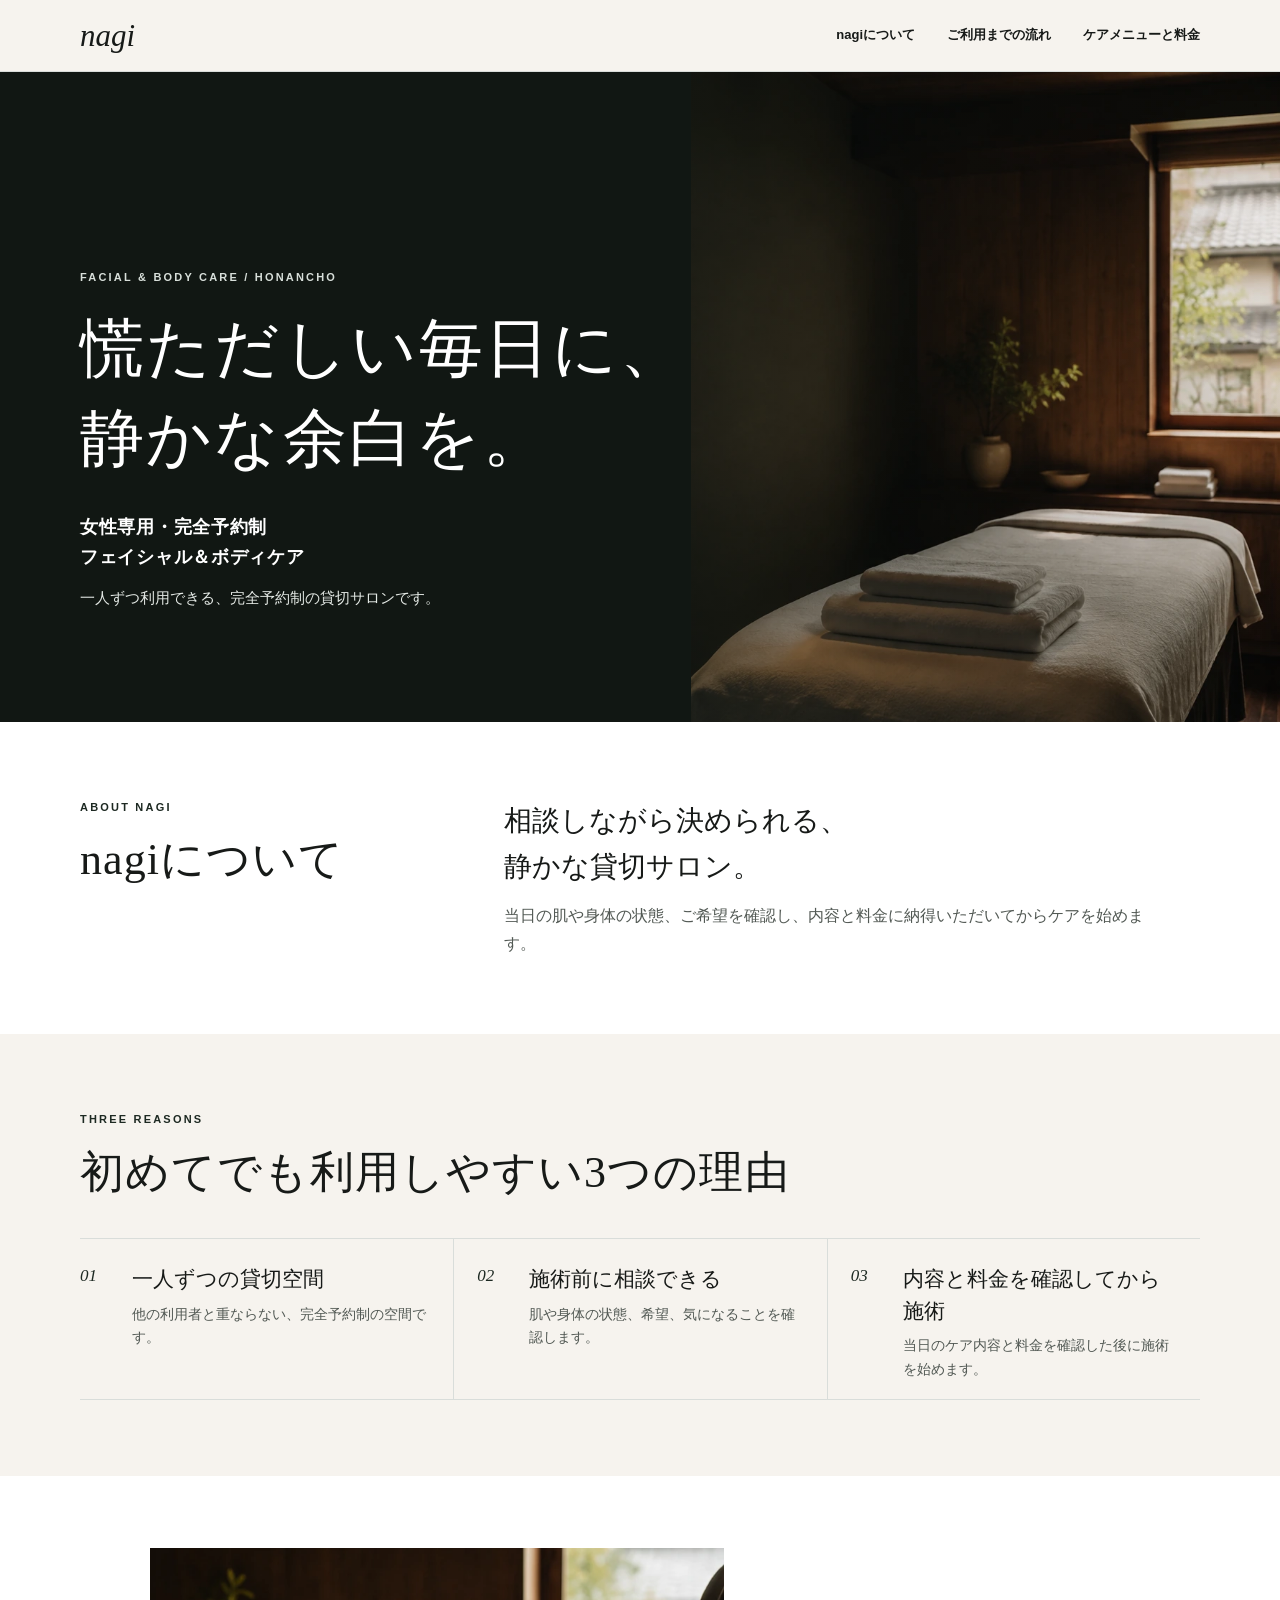
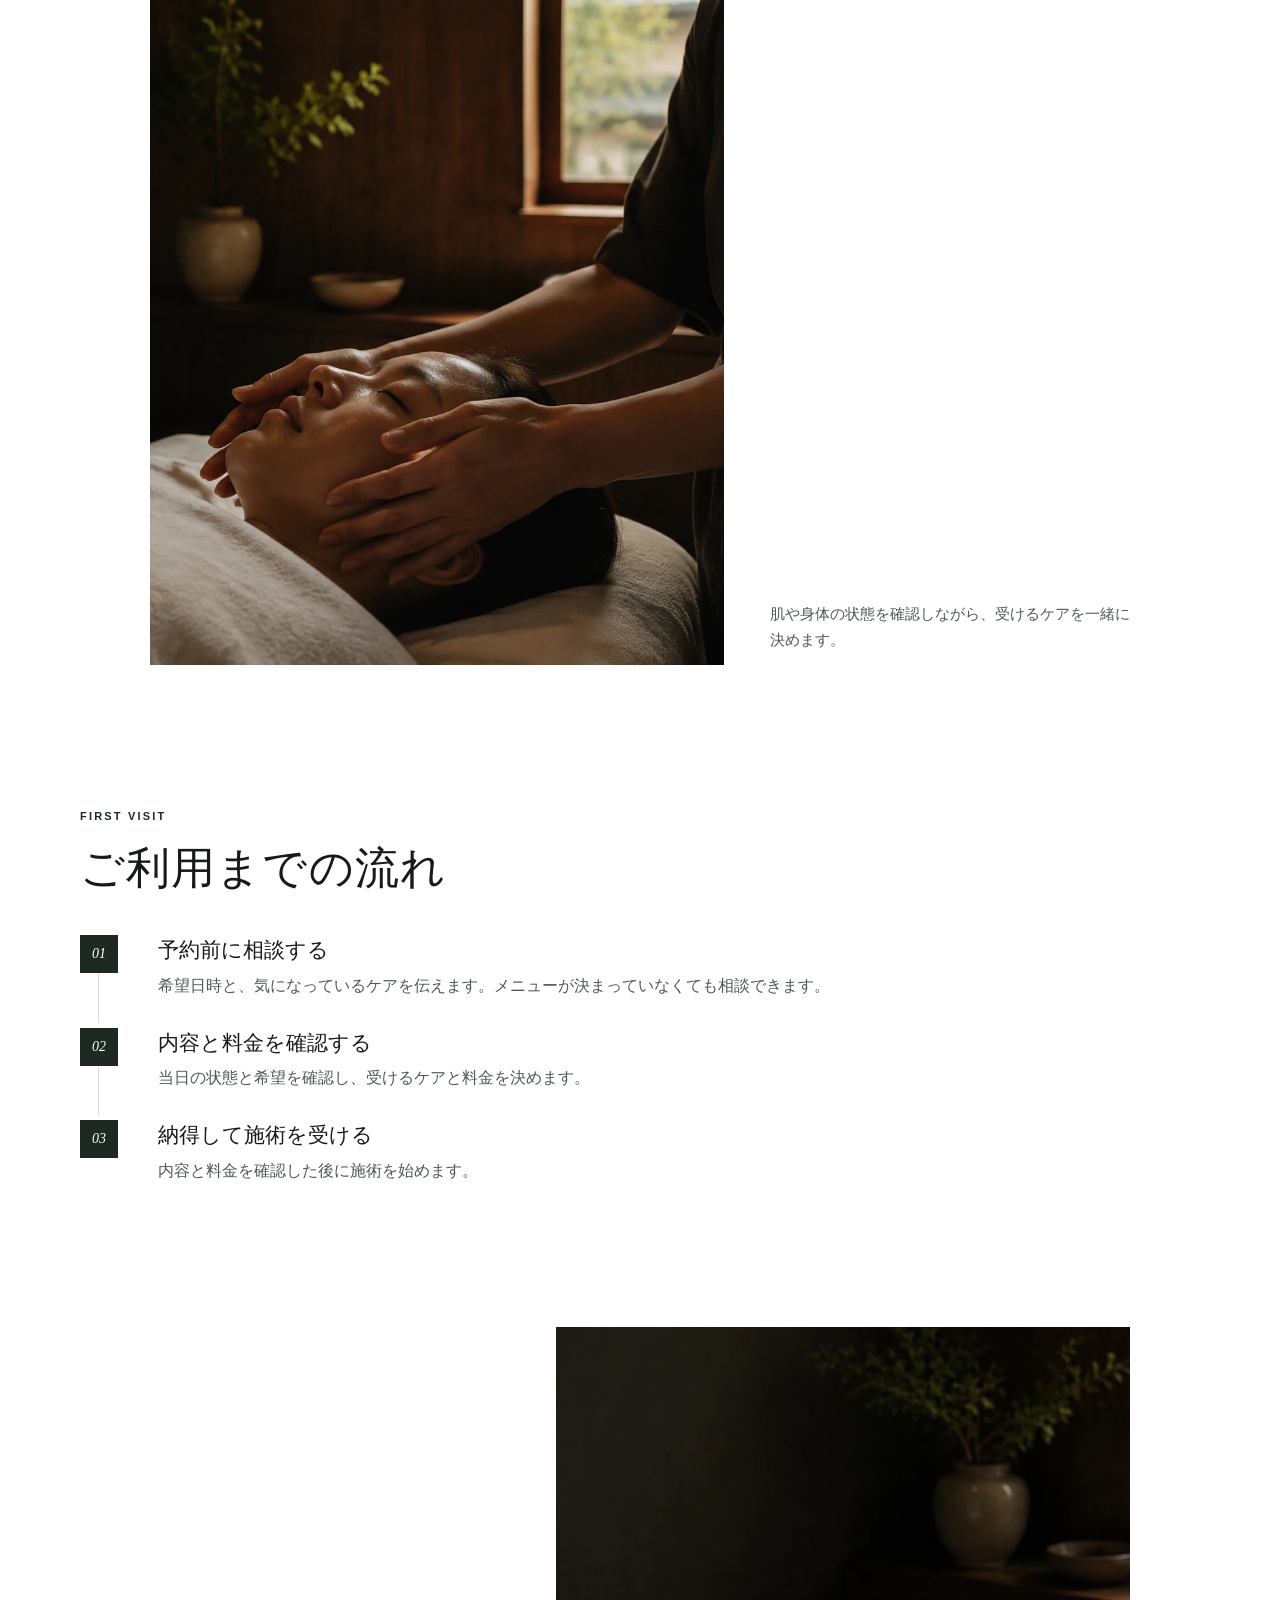
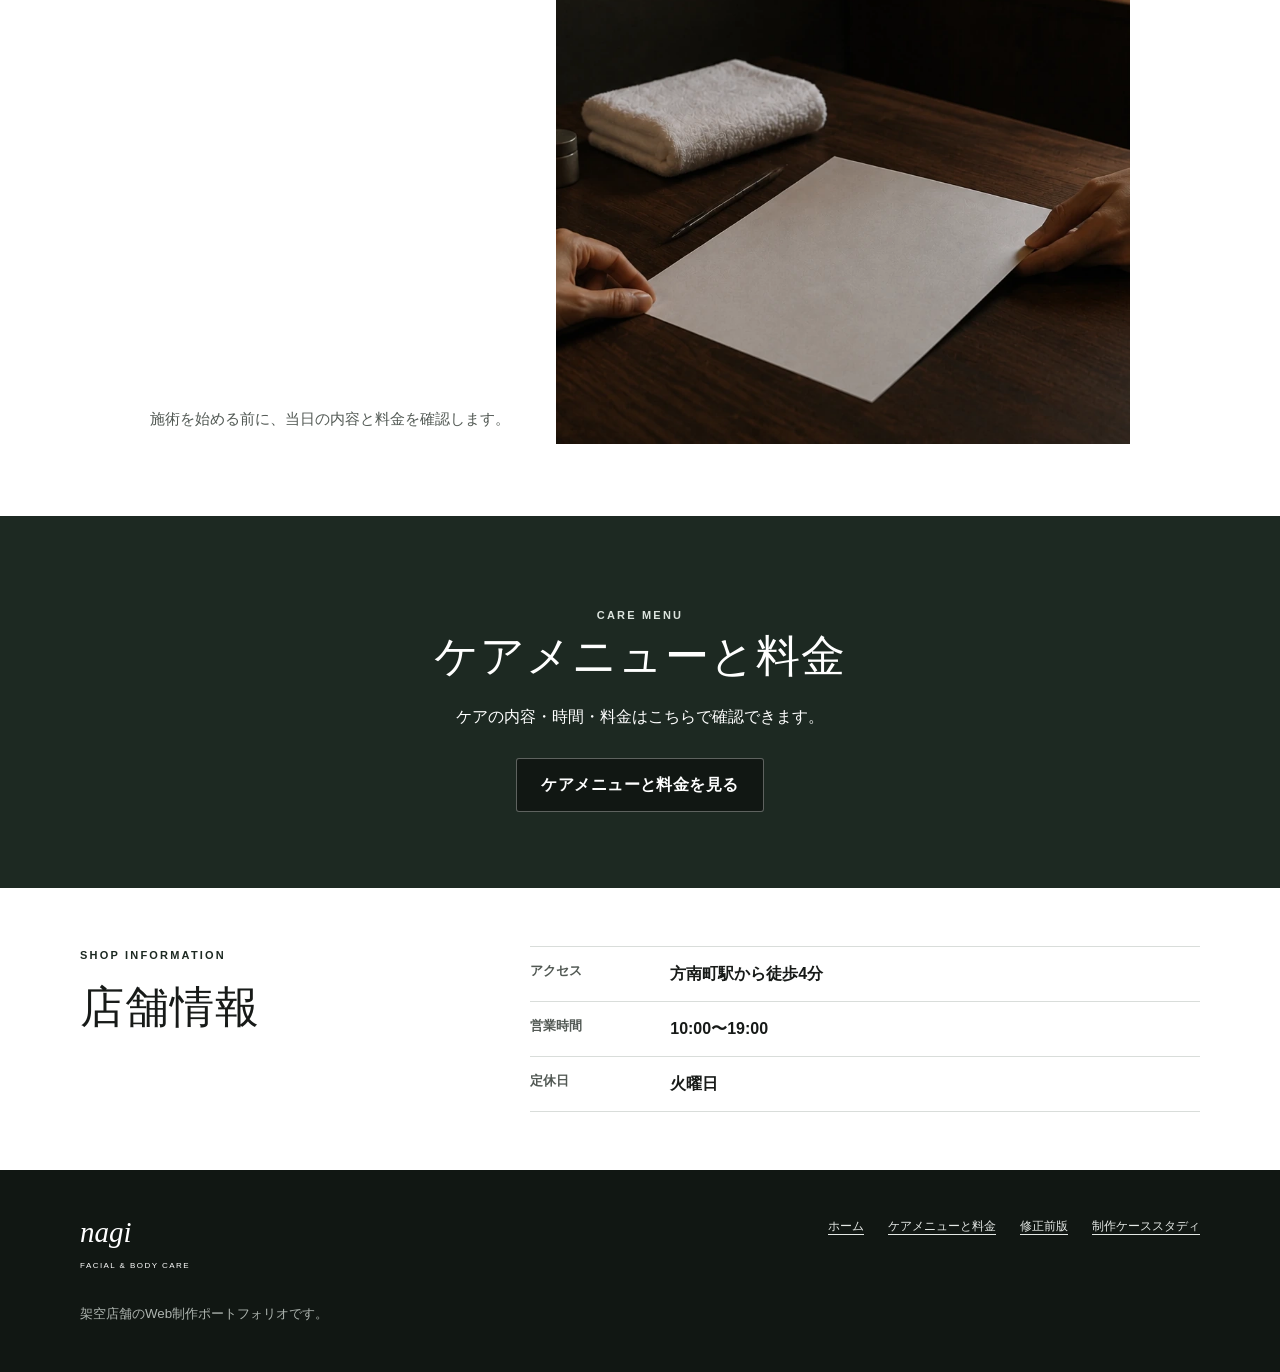
<file: concept-static/index.html>
<!doctype html>
<html lang="ja">
<head>
  <meta charset="utf-8">
  <meta name="viewport" content="width=device-width,initial-scale=1">
  <meta name="description" content="方南町の女性専用・完全予約制フェイシャル＆ボディケアサロン nagi。三案比較用の静止型コンセプトページです。">
  <title>Concept C 静止型｜nagi</title>
  <link rel="stylesheet" href="../assets/css/concept-static.css">
</head>
<body>
  <header class="site-header" data-header>
    <div class="header-inner">
      <a class="logo" href="#top" aria-label="nagi Concept Cの先頭へ">nagi</a>
      <button class="menu-button" type="button" aria-expanded="false" aria-controls="site-menu">
        <span>MENU</span>
        <span class="menu-icon" aria-hidden="true"></span>
      </button>
      <nav class="site-menu" id="site-menu" aria-label="Concept Cメニュー">
        <a href="#about">nagiについて</a>
        <a href="#first-visit">ご利用までの流れ</a>
        <a href="../care.html#care-hero">ケアメニューと料金</a>
      </nav>
    </div>
    <noscript><style>.site-menu{display:flex!important;position:static!important}.site-header{height:auto!important}</style></noscript>
  </header>

  <main id="top">
    <section class="hero" aria-labelledby="hero-title">
      <picture class="hero-media">
        <source srcset="../assets/images/nagi/nagi-space-01-4x5.webp" type="image/webp">
        <img src="../assets/images/nagi/nagi-space-01-4x5.jpg" width="820" height="1024" alt="木の壁と窓、施術ベッドがある静かな貸切サロンの個室">
      </picture>
      <div class="hero-shade" aria-hidden="true"></div>
      <div class="hero-copy">
        <p class="eyebrow">FACIAL &amp; BODY CARE / HONANCHO</p>
        <h1 id="hero-title">慌ただしい毎日に、<br>静かな余白を。</h1>
        <p class="business-type">女性専用・完全予約制<br>フェイシャル＆ボディケア</p>
        <p class="hero-note">一人ずつ利用できる、完全予約制の貸切サロンです。</p>
      </div>
    </section>

    <section class="section about" id="about" aria-labelledby="about-title">
      <div class="section-heading">
        <p class="section-label">ABOUT NAGI</p>
        <h2 id="about-title">nagiについて</h2>
      </div>
      <p class="about-lead">相談しながら決められる、<br>静かな貸切サロン。</p>
      <p>当日の肌や身体の状態、ご希望を確認し、内容と料金に納得いただいてからケアを始めます。</p>
    </section>

    <section class="section reasons" id="reasons" aria-labelledby="reasons-title">
      <div class="section-heading">
        <p class="section-label">THREE REASONS</p>
        <h2 id="reasons-title">初めてでも利用しやすい<br class="mobile-only">3つの理由</h2>
      </div>
      <ol class="reason-list">
        <li><span class="number">01</span><div><h3>一人ずつの貸切空間</h3><p>他の利用者と重ならない、完全予約制の空間です。</p></div></li>
        <li><span class="number">02</span><div><h3>施術前に相談できる</h3><p>肌や身体の状態、希望、気になることを確認します。</p></div></li>
        <li><span class="number">03</span><div><h3>内容と料金を確認してから施術</h3><p>当日のケア内容と料金を確認した後に施術を始めます。</p></div></li>
      </ol>
    </section>

    <figure class="feature-photo feature-photo-care">
      <picture>
        <source srcset="../assets/images/nagi/nagi-care-02-4x5.webp" type="image/webp">
        <img src="../assets/images/nagi/nagi-care-02-4x5.jpg" width="820" height="1024" loading="lazy" alt="静かな個室でフェイシャルケアを受けている様子">
      </picture>
      <figcaption>肌や身体の状態を確認しながら、受けるケアを一緒に決めます。</figcaption>
    </figure>

    <section class="section first-visit" id="first-visit" aria-labelledby="first-title">
      <div class="section-heading">
        <p class="section-label">FIRST VISIT</p>
        <h2 id="first-title">ご利用までの流れ</h2>
      </div>
      <ol class="timeline">
        <li><span class="timeline-number">01</span><div><h3>予約前に相談する</h3><p>希望日時と、気になっているケアを伝えます。メニューが決まっていなくても相談できます。</p></div></li>
        <li><span class="timeline-number">02</span><div><h3>内容と料金を確認する</h3><p>当日の状態と希望を確認し、受けるケアと料金を決めます。</p></div></li>
        <li><span class="timeline-number">03</span><div><h3>納得して施術を受ける</h3><p>内容と料金を確認した後に施術を始めます。</p></div></li>
      </ol>
    </section>

    <figure class="feature-photo feature-photo-consultation">
      <picture>
        <source srcset="../assets/images/nagi/nagi-consultation-03-4x5.webp" type="image/webp">
        <img src="../assets/images/nagi/nagi-consultation-03-4x5.jpg" width="820" height="1024" loading="lazy" alt="白いシートを挟み、二人でケア内容を確認している手元">
      </picture>
      <figcaption>施術を始める前に、当日の内容と料金を確認します。</figcaption>
    </figure>

    <section class="section care-guide" id="care-guide" aria-labelledby="care-title">
      <p class="section-label">CARE MENU</p>
      <h2 id="care-title">ケアメニューと料金</h2>
      <p>ケアの内容・時間・料金はこちらで確認できます。</p>
      <a class="primary-cta" href="../care.html#care-hero" style="cursor:pointer;text-decoration:none">ケアメニューと料金を見る</a>
    </section>

    <section class="section shop-info" aria-labelledby="shop-title">
      <div class="section-heading compact-heading">
        <p class="section-label">SHOP INFORMATION</p>
        <h2 id="shop-title">店舗情報</h2>
      </div>
      <dl>
        <div><dt>アクセス</dt><dd>方南町駅から徒歩4分</dd></div>
        <div><dt>営業時間</dt><dd>10:00〜19:00</dd></div>
        <div><dt>定休日</dt><dd>火曜日</dd></div>
      </dl>
    </section>
  </main>

  <footer class="site-footer">
    <div class="footer-inner">
      <div><strong>nagi</strong><span>FACIAL &amp; BODY CARE</span></div>
      <nav aria-label="制作関連リンク">
        <a href="../index.html">ホーム</a>
        <a href="../care.html#care-hero">ケアメニューと料金</a>
        <a href="../before/">修正前版</a>
        <a href="../CASE_STUDY.md">制作ケーススタディ</a>
      </nav>
      <small>架空店舗のWeb制作ポートフォリオです。</small>
    </div>
  </footer>

  <script>
    (() => {
      const header = document.querySelector('[data-header]');
      const button = header?.querySelector('.menu-button');
      const menu = header?.querySelector('.site-menu');
      if (!header || !button || !menu) return;

      const closeMenu = () => {
        header.classList.remove('is-open');
        button.setAttribute('aria-expanded', 'false');
      };

      button.addEventListener('click', () => {
        const willOpen = button.getAttribute('aria-expanded') !== 'true';
        header.classList.toggle('is-open', willOpen);
        button.setAttribute('aria-expanded', String(willOpen));
      });
      menu.addEventListener('click', event => {
        if (event.target.closest('a')) closeMenu();
      });
      document.addEventListener('click', event => {
        if (!header.contains(event.target)) closeMenu();
      });
      document.addEventListener('keydown', event => {
        if (event.key === 'Escape' && button.getAttribute('aria-expanded') === 'true') {
          closeMenu();
          button.focus();
        }
      });
    })();
  </script>
</body>
</html>
</file>
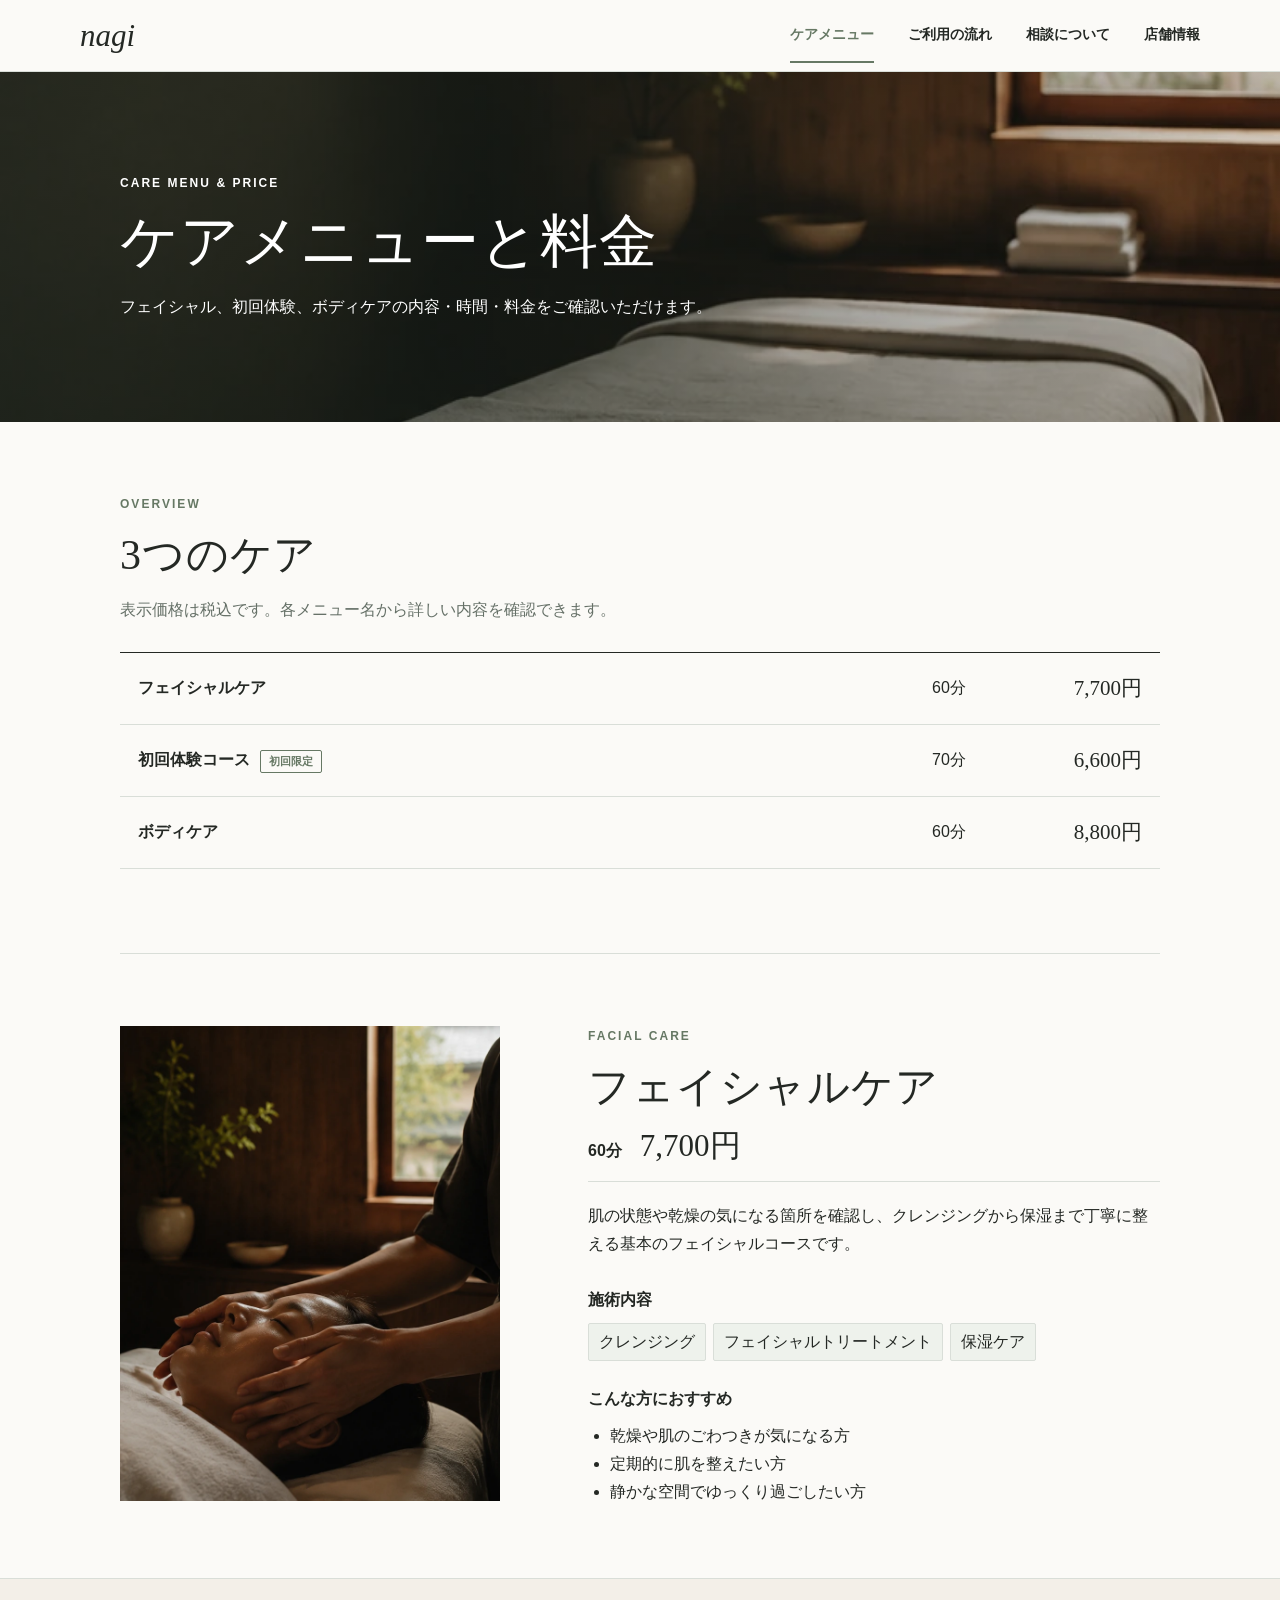
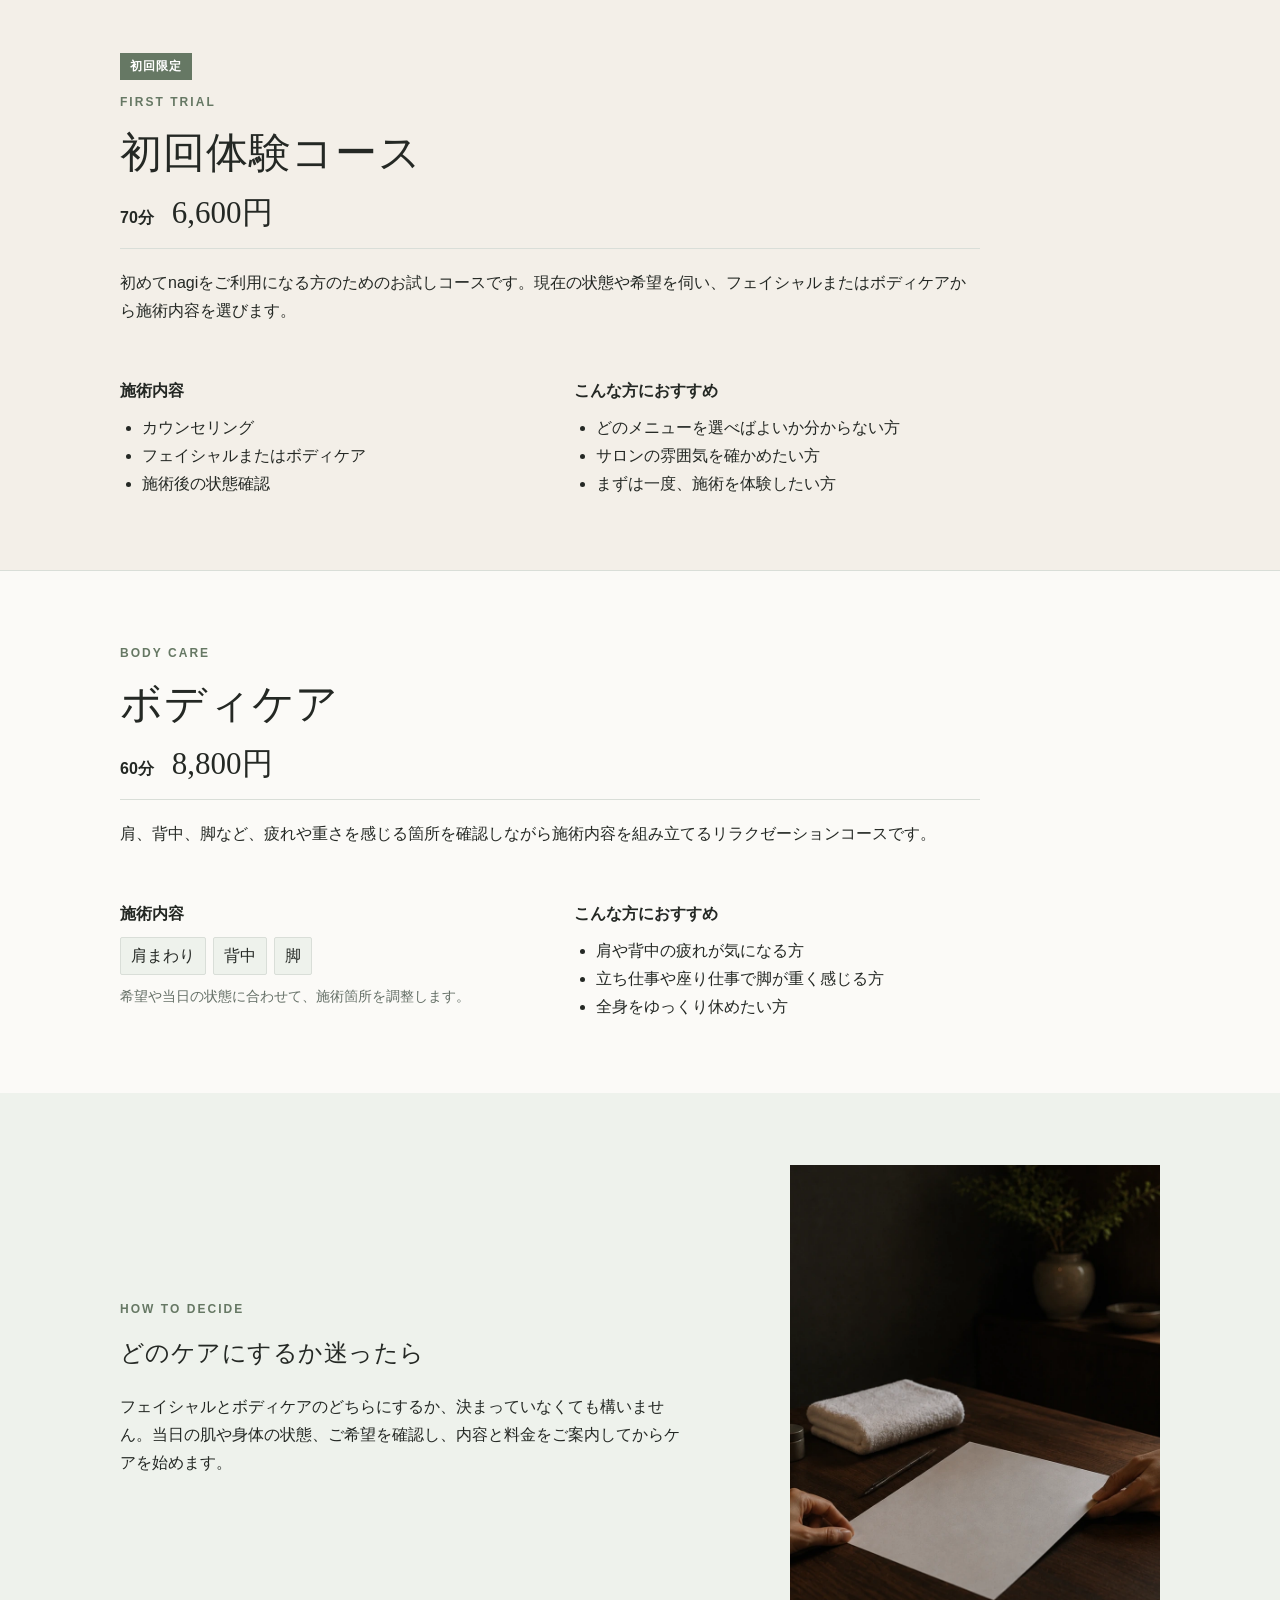
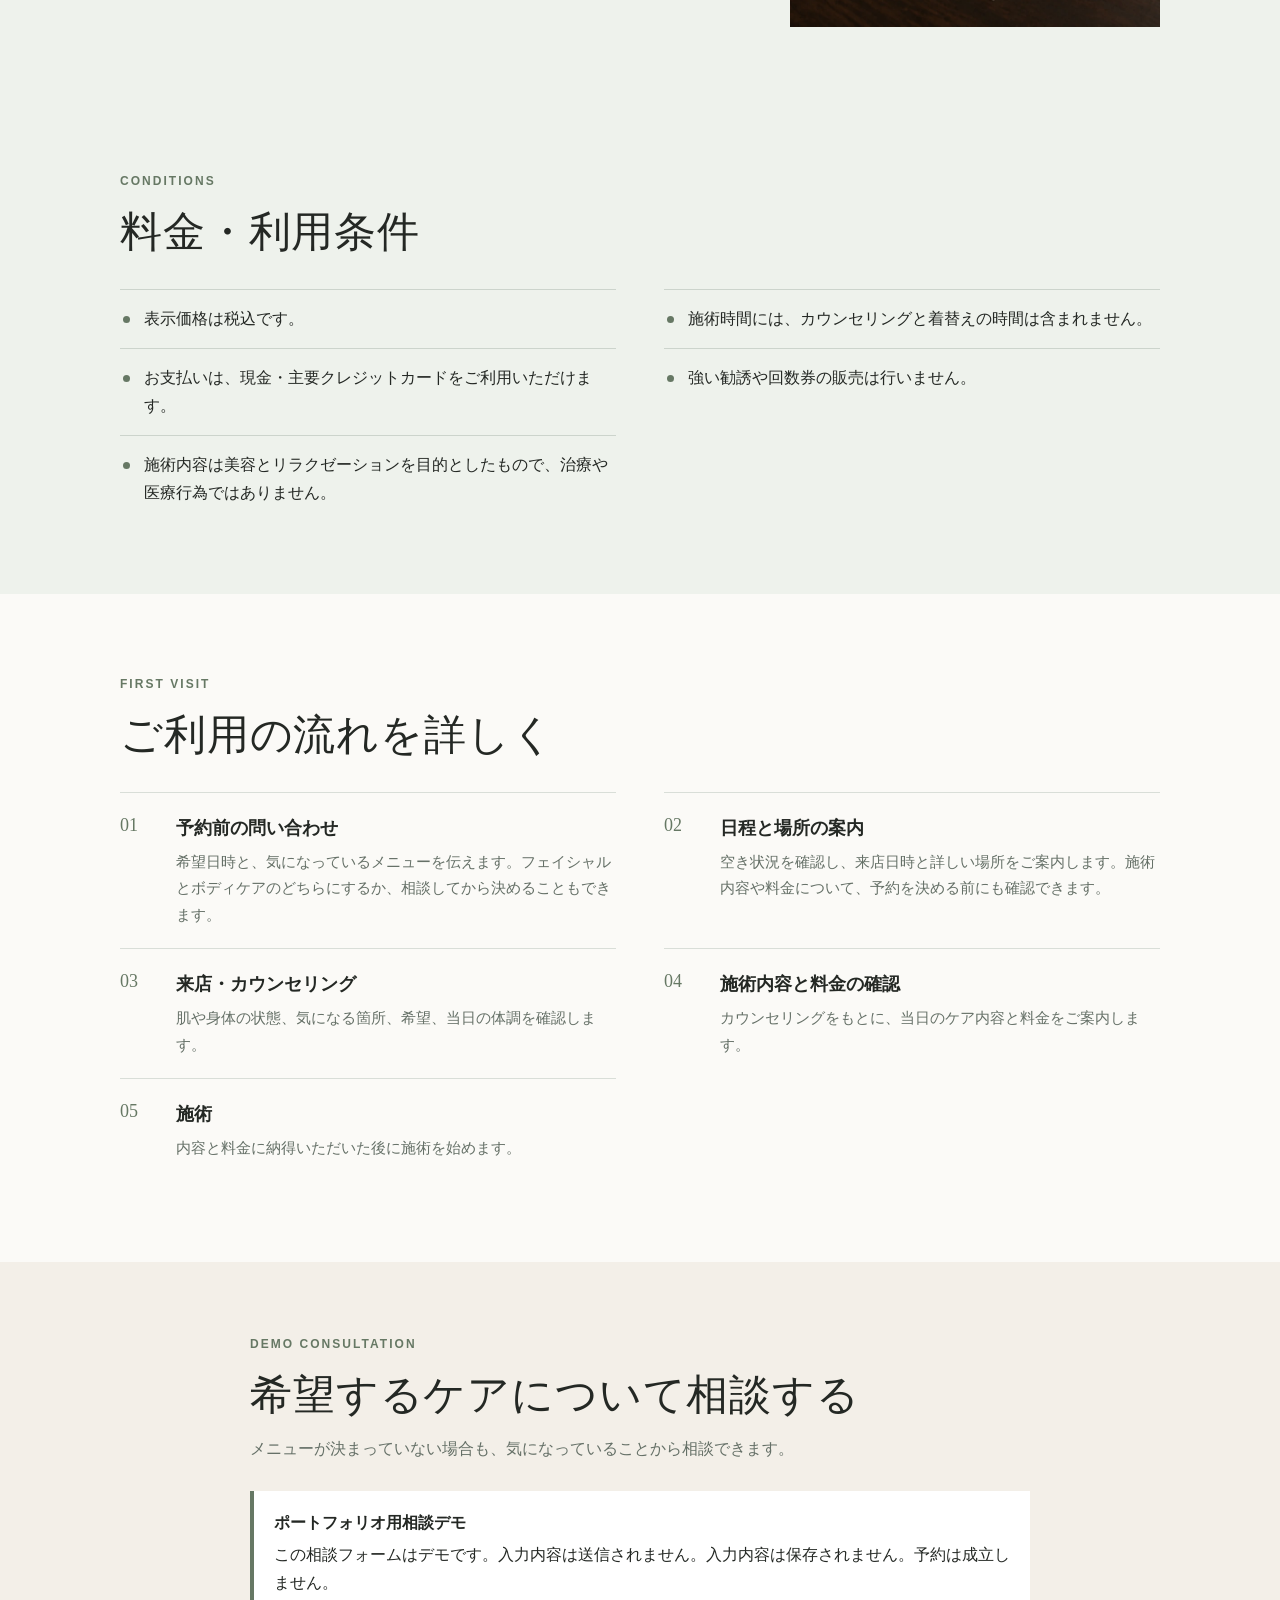
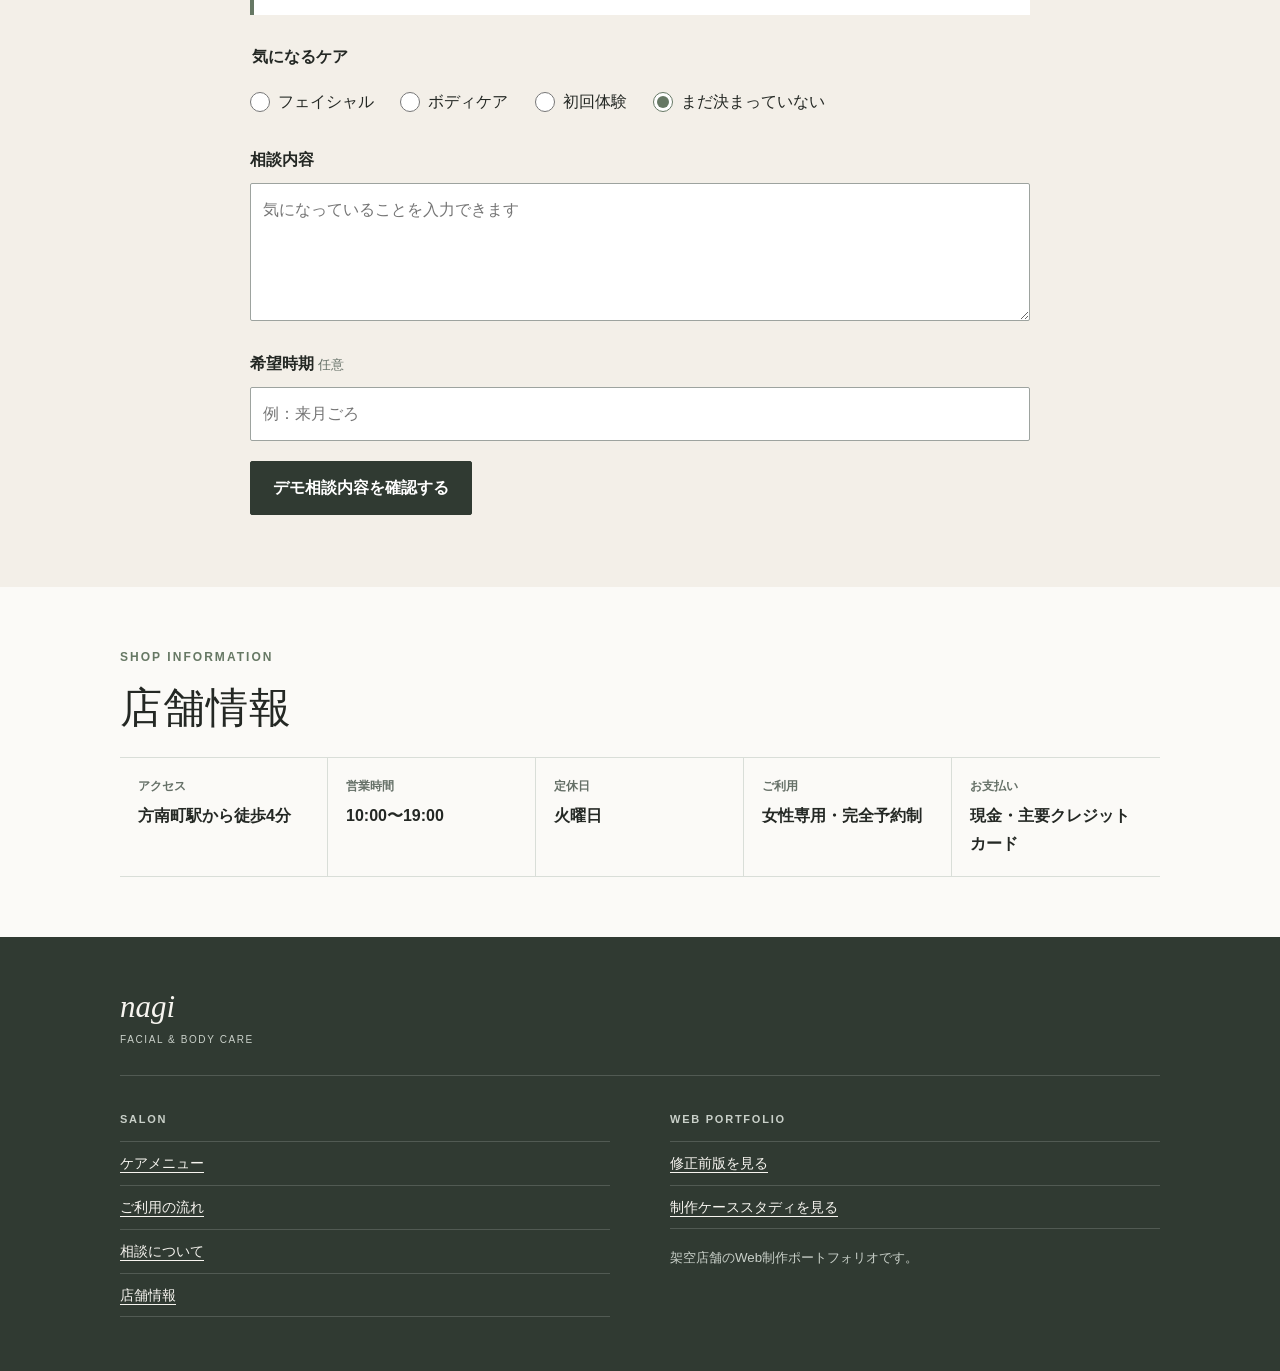
<file: care.html>
<!doctype html>
<html lang="ja">
<head>
  <meta charset="utf-8">
  <meta name="viewport" content="width=device-width,initial-scale=1">
  <meta name="description" content="方南町の女性専用・完全予約制サロン nagiのケアメニュー、時間、料金、初回利用の流れをご案内するポートフォリオページです。">
  <title>ケアメニューと料金｜nagi</title>
  <link rel="stylesheet" href="assets/css/care.css">
</head>
<body>
  <header class="site-header" data-header>
    <div class="header-inner">
      <a class="logo" href="#care-hero" aria-label="nagi ケアメニューと料金ページの先頭へ">nagi</a>
      <button class="menu-button" type="button" aria-expanded="false" aria-controls="site-menu">
        <span>MENU</span><span class="menu-icon" aria-hidden="true"></span>
      </button>
      <nav class="site-menu" id="site-menu" aria-label="メインメニュー">
        <a href="#care-overview" aria-current="page">ケアメニュー</a>
        <a href="#first-visit">ご利用の流れ</a>
        <a href="#consultation">相談について</a>
        <a href="#shop-info">店舗情報</a>
      </nav>
    </div>
    <noscript><style>.site-menu{display:grid!important;position:static!important;width:100%!important}.site-header{height:auto!important}</style></noscript>
  </header>

  <main>
    <section class="care-hero" id="care-hero" aria-labelledby="care-title">
      <picture class="care-hero-media">
        <source srcset="assets/images/nagi/nagi-space-01-4x5.webp" type="image/webp">
        <img src="assets/images/nagi/nagi-space-01-4x5.jpg" width="820" height="1024" alt="木の壁と窓、施術ベッドがある静かな貸切サロンの個室">
      </picture>
      <div class="care-hero-shade" aria-hidden="true"></div>
      <div class="care-hero-copy">
        <p class="eyebrow">CARE MENU &amp; PRICE</p>
        <h1 id="care-title">ケアメニューと料金</h1>
        <p>フェイシャル、初回体験、ボディケアの<br class="mobile-only">内容・時間・料金をご確認いただけます。</p>
      </div>
    </section>

    <section class="section overview" id="care-overview" aria-labelledby="overview-title">
      <div class="section-heading">
        <p class="section-label">OVERVIEW</p>
        <h2 id="overview-title">3つのケア</h2>
        <p>表示価格は税込です。各メニュー名から詳しい内容を確認できます。</p>
      </div>
      <div class="menu-index" role="list" aria-label="ケアメニュー比較">
        <a href="#facial" role="listitem"><span>フェイシャルケア</span><span>60分</span><strong>7,700円</strong></a>
        <a href="#trial" role="listitem"><span>初回体験コース<small>初回限定</small></span><span>70分</span><strong>6,600円</strong></a>
        <a href="#body" role="listitem"><span>ボディケア</span><span>60分</span><strong>8,800円</strong></a>
      </div>
    </section>

    <section class="course section" id="facial" aria-labelledby="facial-title">
      <div class="course-media">
        <picture>
          <source srcset="assets/images/nagi/nagi-care-02-4x5.webp" type="image/webp">
          <img src="assets/images/nagi/nagi-care-02-4x5.jpg" width="820" height="1024" loading="lazy" alt="静かな個室でフェイシャルケアを受けている様子">
        </picture>
      </div>
      <article class="course-content">
        <p class="section-label">FACIAL CARE</p>
        <h2 id="facial-title">フェイシャルケア</h2>
        <p class="course-price"><span>60分</span><strong>7,700円</strong></p>
        <p>肌の状態や乾燥の気になる箇所を確認し、クレンジングから保湿まで丁寧に整える基本のフェイシャルコースです。</p>
        <div class="detail-block"><h3>施術内容</h3><ul class="compact-list"><li>クレンジング</li><li>フェイシャルトリートメント</li><li>保湿ケア</li></ul></div>
        <div class="detail-block"><h3>こんな方におすすめ</h3><ul><li>乾燥や肌のごわつきが気になる方</li><li>定期的に肌を整えたい方</li><li>静かな空間でゆっくり過ごしたい方</li></ul></div>
      </article>
    </section>

    <section class="course section course-text-only" id="trial" aria-labelledby="trial-title">
      <article class="course-content">
        <p class="quiet-badge">初回限定</p>
        <p class="section-label">FIRST TRIAL</p>
        <h2 id="trial-title">初回体験コース</h2>
        <p class="course-price"><span>70分</span><strong>6,600円</strong></p>
        <p>初めてnagiをご利用になる方のためのお試しコースです。現在の状態や希望を伺い、フェイシャルまたはボディケアから施術内容を選びます。</p>
        <div class="detail-columns">
          <div class="detail-block"><h3>施術内容</h3><ul><li>カウンセリング</li><li>フェイシャルまたはボディケア</li><li>施術後の状態確認</li></ul></div>
          <div class="detail-block"><h3>こんな方におすすめ</h3><ul><li>どのメニューを選べばよいか分からない方</li><li>サロンの雰囲気を確かめたい方</li><li>まずは一度、施術を体験したい方</li></ul></div>
        </div>
      </article>
    </section>

    <section class="course section course-text-only" id="body" aria-labelledby="body-title">
      <article class="course-content">
        <p class="section-label">BODY CARE</p>
        <h2 id="body-title">ボディケア</h2>
        <p class="course-price"><span>60分</span><strong>8,800円</strong></p>
        <p>肩、背中、脚など、疲れや重さを感じる箇所を確認しながら施術内容を組み立てるリラクゼーションコースです。</p>
        <div class="detail-columns">
          <div class="detail-block"><h3>施術内容</h3><ul class="compact-list"><li>肩まわり</li><li>背中</li><li>脚</li></ul><p class="detail-note">希望や当日の状態に合わせて、施術箇所を調整します。</p></div>
          <div class="detail-block"><h3>こんな方におすすめ</h3><ul><li>肩や背中の疲れが気になる方</li><li>立ち仕事や座り仕事で脚が重く感じる方</li><li>全身をゆっくり休めたい方</li></ul></div>
        </div>
      </article>
    </section>

    <section class="section decide" id="how-to-decide" aria-labelledby="decide-title">
      <div class="decide-copy">
        <p class="section-label">HOW TO DECIDE</p>
        <h2 id="decide-title">どのケアにするか迷ったら</h2>
        <p>フェイシャルとボディケアのどちらにするか、決まっていなくても構いません。当日の肌や身体の状態、ご希望を確認し、内容と料金をご案内してからケアを始めます。</p>
      </div>
      <picture>
        <source srcset="assets/images/nagi/nagi-consultation-03-4x5.webp" type="image/webp">
        <img src="assets/images/nagi/nagi-consultation-03-4x5.jpg" width="820" height="1024" loading="lazy" alt="白いシートを挟み、二人でケア内容を確認している手元">
      </picture>
    </section>

    <section class="section conditions" id="conditions" aria-labelledby="conditions-title">
      <div class="section-heading">
        <p class="section-label">CONDITIONS</p>
        <h2 id="conditions-title">料金・利用条件</h2>
      </div>
      <ul class="condition-list">
        <li>表示価格は税込です。</li>
        <li>施術時間には、カウンセリングと着替えの時間は含まれません。</li>
        <li>お支払いは、現金・主要クレジットカードをご利用いただけます。</li>
        <li>強い勧誘や回数券の販売は行いません。</li>
        <li>施術内容は美容とリラクゼーションを目的としたもので、治療や医療行為ではありません。</li>
      </ul>
    </section>

    <section class="section first-visit" id="first-visit" aria-labelledby="first-title">
      <div class="section-heading">
        <p class="section-label">FIRST VISIT</p>
        <h2 id="first-title">ご利用の流れを詳しく</h2>
      </div>
      <ol class="timeline">
        <li><span>01</span><div><h3>予約前の問い合わせ</h3><p>希望日時と、気になっているメニューを伝えます。フェイシャルとボディケアのどちらにするか、相談してから決めることもできます。</p></div></li>
        <li><span>02</span><div><h3>日程と場所の案内</h3><p>空き状況を確認し、来店日時と詳しい場所をご案内します。施術内容や料金について、予約を決める前にも確認できます。</p></div></li>
        <li><span>03</span><div><h3>来店・カウンセリング</h3><p>肌や身体の状態、気になる箇所、希望、当日の体調を確認します。</p></div></li>
        <li><span>04</span><div><h3>施術内容と料金の確認</h3><p>カウンセリングをもとに、当日のケア内容と料金をご案内します。</p></div></li>
        <li><span>05</span><div><h3>施術</h3><p>内容と料金に納得いただいた後に施術を始めます。</p></div></li>
      </ol>
    </section>

    <section class="section consultation" id="consultation" aria-labelledby="consultation-title">
      <div class="section-heading">
        <p class="section-label">DEMO CONSULTATION</p>
        <h2 id="consultation-title">希望するケアについて相談する</h2>
        <p>メニューが決まっていない場合も、気になっていることから相談できます。</p>
      </div>
      <div class="demo-warning" role="note">
        <strong>ポートフォリオ用相談デモ</strong>
        <p>この相談フォームはデモです。入力内容は送信されません。入力内容は保存されません。予約は成立しません。</p>
      </div>
      <form class="demo-form" id="demo-form">
        <fieldset>
          <legend>気になるケア</legend>
          <label><input type="radio" name="care" value="フェイシャル"> フェイシャル</label>
          <label><input type="radio" name="care" value="ボディケア"> ボディケア</label>
          <label><input type="radio" name="care" value="初回体験"> 初回体験</label>
          <label><input type="radio" name="care" value="未定" checked> まだ決まっていない</label>
        </fieldset>
        <label class="field"><span>相談内容</span><textarea name="message" rows="4" placeholder="気になっていることを入力できます"></textarea></label>
        <label class="field"><span>希望時期 <small>任意</small></span><input type="text" name="timing" inputmode="text" placeholder="例：来月ごろ"></label>
        <button class="demo-button" type="button" id="demo-check">デモ相談内容を確認する</button>
        <p class="demo-result" id="demo-result" role="status" tabindex="-1" hidden>デモ確認が完了しました。入力内容は送信・保存されておらず、予約も成立していません。</p>
      </form>
    </section>

    <section class="section shop-info" id="shop-info" aria-labelledby="shop-title">
      <div class="section-heading compact-heading">
        <p class="section-label">SHOP INFORMATION</p>
        <h2 id="shop-title">店舗情報</h2>
      </div>
      <dl>
        <div><dt>アクセス</dt><dd>方南町駅から徒歩4分</dd></div>
        <div><dt>営業時間</dt><dd>10:00〜19:00</dd></div>
        <div><dt>定休日</dt><dd>火曜日</dd></div>
        <div><dt>ご利用</dt><dd>女性専用・完全予約制</dd></div>
        <div><dt>お支払い</dt><dd>現金・主要クレジットカード</dd></div>
      </dl>
    </section>
  </main>

  <footer class="site-footer">
    <div class="footer-inner">
      <div class="footer-brand"><strong>nagi</strong><span>FACIAL &amp; BODY CARE</span></div>
      <div class="footer-group footer-salon">
        <p>SALON</p>
        <nav aria-label="サロン内メニュー">
          <a href="#care-overview" aria-current="page">ケアメニュー</a>
          <a href="#first-visit">ご利用の流れ</a>
          <a href="#consultation">相談について</a>
          <a href="#shop-info">店舗情報</a>
        </nav>
      </div>
      <div class="footer-group footer-portfolio">
        <p>WEB PORTFOLIO</p>
        <nav aria-label="Web制作ポートフォリオ">
          <a href="before/">修正前版を見る</a>
          <a href="CASE_STUDY.md">制作ケーススタディを見る</a>
        </nav>
        <small>架空店舗のWeb制作ポートフォリオです。</small>
      </div>
    </div>
  </footer>
  <script src="assets/js/care.js"></script>
</body>
</html>
</file>
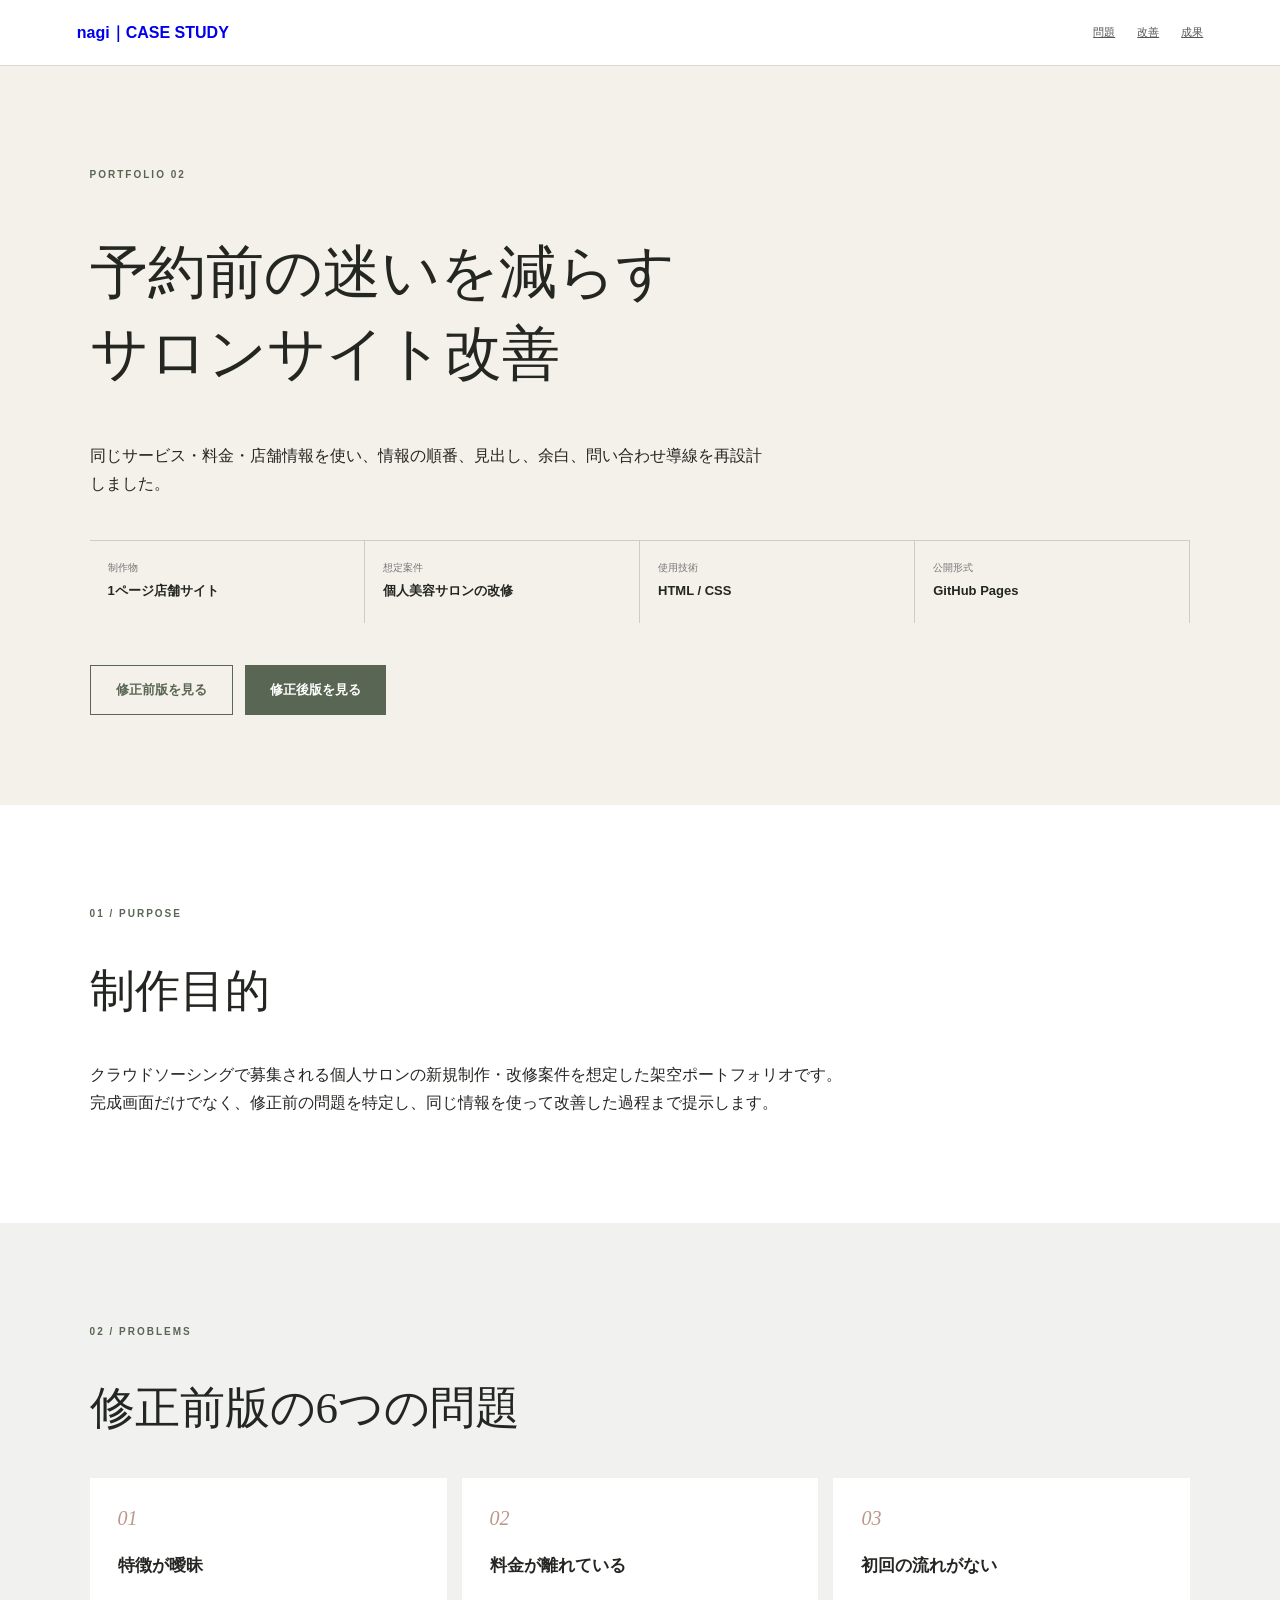
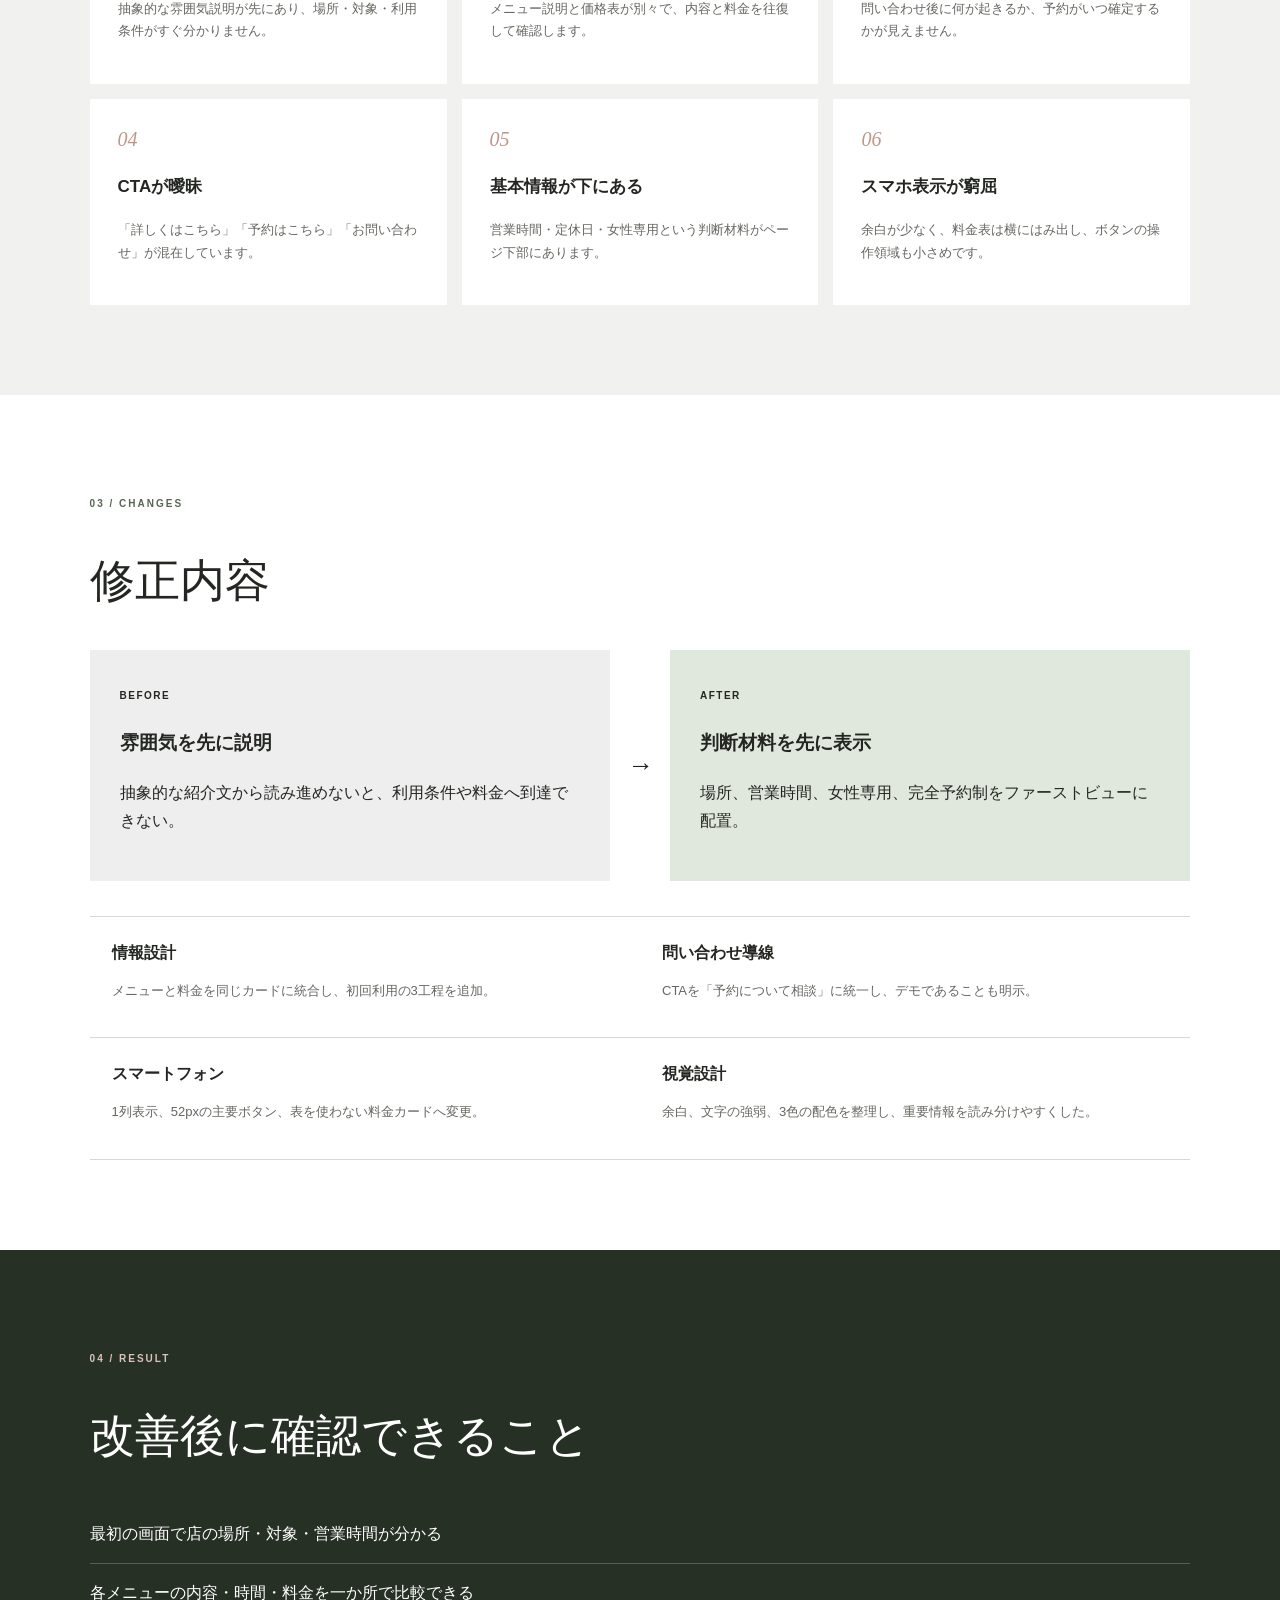
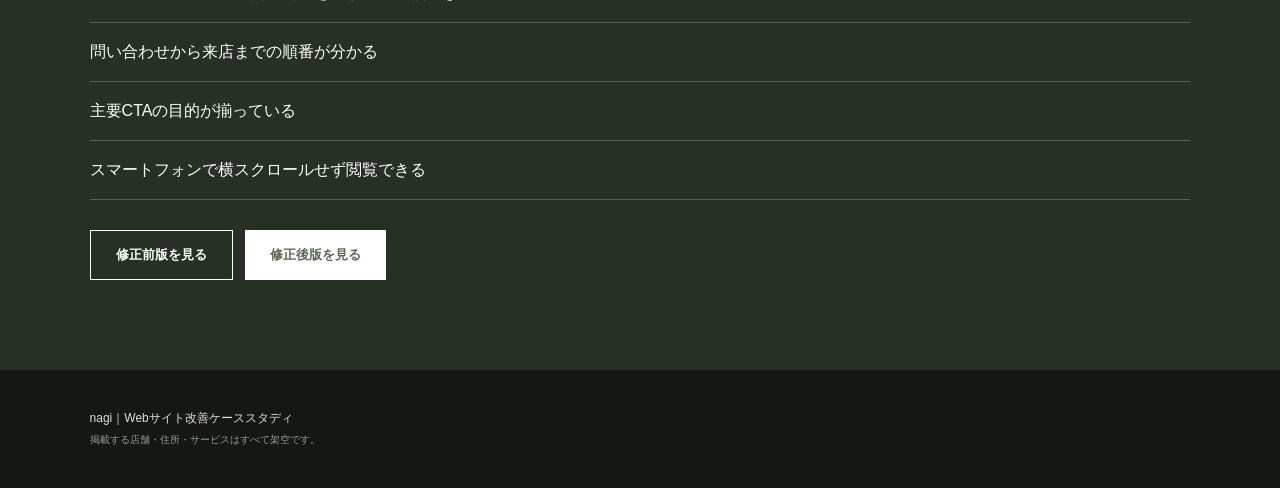
<file: case-study.html>
<!doctype html><html lang="ja"><head><meta charset="utf-8"><meta name="viewport" content="width=device-width,initial-scale=1"><meta name="description" content="架空美容サロンnagiのWebサイト改善ケーススタディ。"><title>nagi｜Webサイト改善ケーススタディ</title><link rel="stylesheet" href="case-study.css"></head><body>
<header><a href="#top">nagi｜CASE STUDY</a><nav><a href="#problems">問題</a><a href="#changes">改善</a><a href="#result">成果</a></nav></header>
<main id="top"><section class="hero"><p class="label">PORTFOLIO 02</p><h1>予約前の迷いを減らす<br>サロンサイト改善</h1><p>同じサービス・料金・店舗情報を使い、情報の順番、見出し、余白、問い合わせ導線を再設計しました。</p><dl><div><dt>制作物</dt><dd>1ページ店舗サイト</dd></div><div><dt>想定案件</dt><dd>個人美容サロンの改修</dd></div><div><dt>使用技術</dt><dd>HTML / CSS</dd></div><div><dt>公開形式</dt><dd>GitHub Pages</dd></div></dl><div class="actions"><a class="secondary" href="before/">修正前版を見る</a><a class="primary" href="index.html">修正後版を見る</a></div></section>
<section><p class="index">01 / PURPOSE</p><h2>制作目的</h2><p class="wide">クラウドソーシングで募集される個人サロンの新規制作・改修案件を想定した架空ポートフォリオです。完成画面だけでなく、修正前の問題を特定し、同じ情報を使って改善した過程まで提示します。</p></section>
<section id="problems" class="gray"><p class="index">02 / PROBLEMS</p><h2>修正前版の6つの問題</h2><div class="grid"><article><b>01</b><h3>特徴が曖昧</h3><p>抽象的な雰囲気説明が先にあり、場所・対象・利用条件がすぐ分かりません。</p></article><article><b>02</b><h3>料金が離れている</h3><p>メニュー説明と価格表が別々で、内容と料金を往復して確認します。</p></article><article><b>03</b><h3>初回の流れがない</h3><p>問い合わせ後に何が起きるか、予約がいつ確定するかが見えません。</p></article><article><b>04</b><h3>CTAが曖昧</h3><p>「詳しくはこちら」「予約はこちら」「お問い合わせ」が混在しています。</p></article><article><b>05</b><h3>基本情報が下にある</h3><p>営業時間・定休日・女性専用という判断材料がページ下部にあります。</p></article><article><b>06</b><h3>スマホ表示が窮屈</h3><p>余白が少なく、料金表は横にはみ出し、ボタンの操作領域も小さめです。</p></article></div></section>
<section id="changes"><p class="index">03 / CHANGES</p><h2>修正内容</h2><div class="compare"><article><span>BEFORE</span><h3>雰囲気を先に説明</h3><p>抽象的な紹介文から読み進めないと、利用条件や料金へ到達できない。</p></article><i>→</i><article class="after"><span>AFTER</span><h3>判断材料を先に表示</h3><p>場所、営業時間、女性専用、完全予約制をファーストビューに配置。</p></article></div><div class="change-list"><div><b>情報設計</b><p>メニューと料金を同じカードに統合し、初回利用の3工程を追加。</p></div><div><b>問い合わせ導線</b><p>CTAを「予約について相談」に統一し、デモであることも明示。</p></div><div><b>スマートフォン</b><p>1列表示、52pxの主要ボタン、表を使わない料金カードへ変更。</p></div><div><b>視覚設計</b><p>余白、文字の強弱、3色の配色を整理し、重要情報を読み分けやすくした。</p></div></div></section>
<section id="result" class="result"><p class="index">04 / RESULT</p><h2>改善後に確認できること</h2><ul><li>最初の画面で店の場所・対象・営業時間が分かる</li><li>各メニューの内容・時間・料金を一か所で比較できる</li><li>問い合わせから来店までの順番が分かる</li><li>主要CTAの目的が揃っている</li><li>スマートフォンで横スクロールせず閲覧できる</li></ul><div class="actions"><a class="secondary" href="before/">修正前版を見る</a><a class="primary" href="index.html">修正後版を見る</a></div></section></main><footer>nagi｜Webサイト改善ケーススタディ<br><small>掲載する店舗・住所・サービスはすべて架空です。</small></footer></body></html>
</file>
<file: style.css>
:root{--ink:#171a18;--paper:#fff;--soft:#f4f6f4;--warm:#f5f1ec;--brand:#1d2922;--brand-2:#111713;--line:#d9ddda;--muted:#525954;--black:#111411}
*{box-sizing:border-box}
html{scroll-behavior:smooth}
body{margin:0;color:var(--ink);background:var(--paper);font-family:-apple-system,BlinkMacSystemFont,"Hiragino Sans","Yu Gothic",sans-serif;line-height:1.8}
a{color:inherit}
.site-header{height:76px;padding:0 5vw;display:flex;align-items:center;gap:36px;border-bottom:1px solid var(--line);background:rgba(255,255,255,.96);position:relative;z-index:10}
.logo{text-decoration:none;line-height:1}
.logo strong{display:block;font:italic 30px Georgia,serif}
.logo span,footer span{font-size:8px;letter-spacing:.22em}
.site-header nav{display:flex;gap:28px;margin-left:auto}
.site-header nav a{text-decoration:none;font-size:12px}
.header-cta,.button{display:inline-flex;align-items:center;justify-content:center;min-height:48px;padding:12px 24px;border:0;border-radius:4px;text-decoration:none;font-weight:700;font-size:13px;letter-spacing:.03em;cursor:pointer}
.header-cta{background:var(--black);color:#fff}
.hero{min-height:650px;position:relative;isolation:isolate;display:flex;align-items:center;color:#fff;background:#2a160d url("assets/hero-salon-v2.jpg") 66% center/cover no-repeat;overflow:hidden}
.hero:before{content:"";position:absolute;z-index:-1;inset:0;background:linear-gradient(90deg,rgba(18,10,6,.86) 0%,rgba(18,10,6,.7) 43%,rgba(18,10,6,.28) 72%,rgba(18,10,6,.18) 100%)}
.hero-copy{width:min(720px,68%);padding:105px 8vw 92px}
.eyebrow,.section-label{margin:0 0 18px;color:var(--brand);font-size:11px;font-weight:800;letter-spacing:.2em}
.hero .eyebrow{color:#e4cfc0}
.hero h1{margin:0;font:400 clamp(40px,5vw,68px)/1.42 Georgia,"Yu Mincho",serif;letter-spacing:.04em}
.hero h1 em{color:#f3dfd0;font-style:normal}
.hero-lead{max-width:590px;margin:28px 0;color:#f2ece7;text-shadow:0 1px 14px rgba(0,0,0,.35)}
.hero-tags{display:flex;flex-wrap:wrap;gap:8px;margin:0 0 25px;padding:0;list-style:none}
.hero-tags li{padding:5px 10px;border:1px solid rgba(255,255,255,.5);background:rgba(12,16,13,.3);color:#fff;font-size:11px;font-weight:700;letter-spacing:.04em}
.hero-actions{display:flex;align-items:center;gap:24px}
.primary{background:var(--black);color:#fff}
.primary:hover{background:#000}
.primary:focus-visible,.header-cta:focus-visible{outline:3px solid #f2d5c6;outline-offset:3px}
.section{padding:100px 8vw}
.intro{display:grid;grid-template-columns:1fr 1fr;gap:8vw;background:var(--paper)}
h2{margin:0;font:400 clamp(31px,4vw,48px)/1.5 Georgia,"Yu Mincho",serif}
.intro .lead{font-size:19px;font-family:Georgia,"Yu Mincho",serif;color:var(--ink)}
.concept-copy p{margin:0;padding:0 0 14px;color:var(--muted)}
.concept-copy p+p{padding-top:14px;border-top:1px solid var(--line)}
.concept-copy p:last-child{padding-bottom:0}
.section-head{max-width:700px;margin-bottom:46px}
.section-head>p:last-child{color:var(--muted)}
.menu-section{background:var(--soft)}
.menu-grid{display:grid;grid-template-columns:repeat(3,minmax(0,1fr));gap:14px}
.menu-grid article{position:relative;display:flex;flex-direction:column;min-width:0;background:var(--paper);padding:28px 25px;border:1px solid var(--line)}
.menu-grid article.featured{border-color:var(--brand);box-shadow:inset 0 3px 0 var(--brand)}
.number{margin:0 0 3px;color:var(--brand);font:italic 18px Georgia,serif}
.menu-grid h3{margin:0 0 12px;font:400 21px Georgia,"Yu Mincho",serif}
.course-summary{margin:0 0 15px;color:var(--muted);font-size:13px;line-height:1.7}
.badge{position:absolute;right:16px;top:15px;background:var(--brand);color:#fff;padding:3px 8px;font-size:10px;font-weight:700;letter-spacing:.04em}
.course-block{margin-top:11px;padding-top:11px;border-top:1px solid var(--line)}
.course-block h4{margin:0 0 7px;color:var(--brand);font-size:11px;letter-spacing:.06em}
.treatment-list{display:flex;flex-wrap:wrap;gap:5px;margin:0;padding:0;list-style:none}
.treatment-list li{padding:3px 7px;background:var(--soft);border:1px solid var(--line);font-size:11px;line-height:1.45}
.recommend ul{margin:0;padding-left:17px;color:var(--muted);font-size:11.5px;line-height:1.65}
.course-note{margin:7px 0 0;color:var(--muted);font-size:11.5px;line-height:1.6}
.price{display:flex;justify-content:space-between;align-items:baseline;margin-top:auto;padding-top:18px;border-top:1px solid var(--brand)}
.price strong{font-size:12px}
.price span{font:20px Georgia,serif;color:var(--brand)}
.price-notes{margin-top:18px;padding:14px 17px;background:#fff;border-left:3px solid var(--brand);color:var(--muted);font-size:12px;line-height:1.7}
.price-notes p{margin:2px 0}
.reasons{background:var(--brand);color:#fff}
.reasons .section-label{color:#dfe7e1}
.reasons ol{list-style:none;margin:0;padding:0;border-top:1px solid rgba(255,255,255,.25)}
.reasons li{display:grid;grid-template-columns:70px 1fr;gap:28px;padding:26px 0;border-bottom:1px solid rgba(255,255,255,.25)}
.reasons li>span{font:italic 20px Georgia,serif;color:#fff}
.reasons h3{margin:0;font:20px Georgia,"Yu Mincho",serif}
.reasons p{margin:6px 0 0;color:#eef2ef;font-size:13px}
.steps{display:grid;grid-template-columns:repeat(3,1fr);gap:18px}
.steps article{padding:23px;border-top:3px solid var(--brand);background:var(--soft)}
.steps span{display:grid;place-items:center;width:32px;height:32px;background:var(--brand);color:#fff;font:italic 14px Georgia,serif}
.steps h3{margin:11px 0 7px;font:19px Georgia,"Yu Mincho",serif}
.steps p{margin:0;font-size:12.5px;line-height:1.7;color:var(--muted)}
.access{display:grid;grid-template-columns:minmax(0,1fr) minmax(320px,1fr);gap:8vw;background:var(--brand);color:#fff}
.access .section-label{color:#dfe7e1}
.access p{color:#eef2ef}
.access dl{margin:0;padding:8px 28px;background:rgba(255,255,255,.055);border:1px solid rgba(255,255,255,.18)}
.access dl div{display:grid;grid-template-columns:120px minmax(0,1fr);gap:20px;padding:16px 0;border-bottom:1px solid rgba(255,255,255,.16)}
.access dl div:last-child{border-bottom:0}
.access dt{font-size:11px;color:#e2e9e4;font-weight:700}
.access dd{margin:0;font-size:14px}
.contact{text-align:center;padding:92px 20px;background:var(--paper);border-top:1px solid var(--line)}
.contact h2{margin-bottom:18px}
.contact .button{margin-top:18px}
.demo-note{max-width:520px;margin:18px auto 0;padding:12px;background:#fff;font-size:12px}
.contact button{font-family:inherit}
footer{padding:42px 8vw;background:var(--brand-2);color:#fff;display:grid;grid-template-columns:1fr auto;gap:18px;align-items:end}
footer strong{display:block;font:italic 28px Georgia,serif}
footer nav{display:flex;gap:24px}
footer nav a{font-size:12px;color:#e6ded8}
footer small{grid-column:1/-1;color:#aaa}

@media(max-width:760px){.site-header{height:auto;min-height:70px;padding:14px 18px;gap:14px;flex-wrap:wrap}
.logo strong{font-size:25px}
.site-header nav{order:3;width:100%;justify-content:space-between;gap:12px;border-top:1px solid var(--line);padding-top:10px}
.site-header nav a{font-size:11px}
.header-cta{margin-left:auto;min-height:44px;padding:10px 13px;font-size:11px}
.hero{display:flex;min-height:610px;align-items:flex-end;background-position:62% center}
.hero:before{background:linear-gradient(180deg,rgba(18,10,6,.3) 0%,rgba(18,10,6,.56) 45%,rgba(18,10,6,.9) 100%)}
.hero-copy{width:100%;padding:100px 22px 60px}
.hero h1{font-size:39px}
.hero-lead{max-width:340px;margin:20px 0 14px;font-size:14px;line-height:1.75}
.hero-tags{gap:5px;margin-bottom:19px}
.hero-tags li{padding:4px 7px;font-size:10px}
.hero-actions{display:block}
.hero-actions .button{width:auto;min-width:132px;min-height:48px;padding:11px 20px}
.section{padding:58px 22px}
.intro,.access{display:block}
.intro>div+div{margin-top:28px}
.intro .lead{font-size:17px}
.concept-copy p{padding-bottom:11px}
.concept-copy p+p{padding-top:11px}
.section-head{margin-bottom:25px}
.first{padding-top:49px;padding-bottom:49px}
.menu-grid,.steps{display:block}
.steps article{margin-bottom:9px;padding:18px 19px}
.steps article:last-child{margin-bottom:0}
.steps span{width:29px;height:29px;font-size:13px}
.steps h3{margin:7px 0 4px;font-size:17px}
.steps p{font-size:12px;line-height:1.62}
.menu-section{padding-top:52px;padding-bottom:52px}
.menu-grid article{margin-bottom:10px;padding:22px 19px}
.menu-grid article:last-child{margin-bottom:0}
.menu-grid h3{margin-bottom:9px;font-size:20px}
.number{font-size:16px}
.course-summary{margin-bottom:10px;font-size:12.5px;line-height:1.62}
.course-block{margin-top:8px;padding-top:8px}
.course-block h4{margin-bottom:5px}
.treatment-list{gap:4px}
.recommend ul{line-height:1.55}
.price{padding-top:14px;margin-top:14px}
.price-notes{margin-top:13px;padding:11px 13px;font-size:11.5px}
.reasons li{grid-template-columns:42px 1fr;gap:12px}
.access{padding-top:50px;padding-bottom:50px}
.access dl{margin-top:28px;padding:5px 16px}
.access dl div{grid-template-columns:1fr;gap:1px;padding:11px 0}
.access dt{font-size:10px}
.access dd{font-size:15px}
.contact{padding:66px 22px}
.contact .button{width:100%;max-width:360px;min-height:52px}
footer{display:block;padding:38px 22px}
footer nav{display:grid;gap:10px;margin:24px 0}
footer small{display:block}
}
</file>
<file: before/style.css>
*{box-sizing:border-box}body{margin:0;color:#554b47;background:#fffaf7;font-family:"Yu Gothic",sans-serif;line-height:1.75}.notice{padding:8px 12px;background:#333;color:#fff;font-size:11px}.notice a{color:#fff}header{padding:18px 4%;display:flex;align-items:center;justify-content:space-between;border-bottom:1px solid #ddd}.logo{color:#665853;text-decoration:none;font:26px Georgia,serif}.logo small{font:8px Arial}nav{display:flex;gap:15px}nav a{color:#776c68;font-size:11px}.hero{min-height:480px;padding:90px 10%;display:grid;grid-template-columns:1fr 1fr;background:#e9ddd5}.hero h1{font:42px Georgia,"Yu Mincho",serif}.hero>span{display:block;width:270px;height:270px;margin:auto;border-radius:50%;background:#b4bcae}.hero a,.message a{display:inline-block;padding:7px 12px;background:#9b8a82;color:#fff;font-size:11px}section{padding:55px 10%}h2{font:29px Georgia,"Yu Mincho",serif;font-weight:400}.cards{display:grid;grid-template-columns:repeat(3,1fr);gap:8px}.cards article{padding:18px;background:#f0e8e3}.cards p,section>p{font-size:13px}.message{text-align:center;background:#e4ece2}.price table{width:100%;border-collapse:collapse}.price th,.price td{padding:10px;border:1px solid #bbb;text-align:left;font-size:12px}#access{background:#625f59;color:#fff}#contact{text-align:center}button{padding:7px 15px;border:0;background:#9b8a82;color:#fff;font-size:11px}footer{padding:28px 10%;background:#413e3a;color:#fff;font-size:11px}footer a{color:#fff}@media(max-width:650px){header{display:block;padding:12px}nav{margin-top:10px;gap:7px;justify-content:space-between}nav a{font-size:9px}.hero{display:block;min-height:0;padding:45px 18px}.hero h1{font-size:32px}.hero>span{width:180px;height:180px;margin-top:25px}section{padding:38px 18px}.cards{display:block}.cards article{margin-bottom:5px}.price{overflow:hidden}.price table{min-width:560px}button{min-height:34px}footer{padding:24px 18px}}
</file>
<file: assets/css/concept-loop.css>
:root {
  --paper: #fff;
  --warm: #f6f3ee;
  --line: #d9ddda;
  --ink: #171a18;
  --muted: #525954;
  --green: #1d2922;
  --deep: #111713;
  --serif: Georgia, "Yu Mincho", "Hiragino Mincho ProN", serif;
  --sans: -apple-system, BlinkMacSystemFont, "Segoe UI", "Hiragino Kaku Gothic ProN", "Yu Gothic", sans-serif;
}

*, *::before, *::after { box-sizing: border-box; }
html { scroll-behavior: smooth; }
body { margin: 0; color: var(--ink); background: var(--paper); font-family: var(--sans); line-height: 1.7; }
a { color: inherit; }
img { display: block; width: 100%; height: 100%; object-fit: cover; }
button, a { -webkit-tap-highlight-color: transparent; }
a:focus-visible, button:focus-visible { outline: 3px solid #c89245; outline-offset: 3px; }

.site-header { position: relative; z-index: 20; height: 72px; background: var(--warm); border-bottom: 1px solid var(--line); }
.header-inner { width: min(1160px, calc(100% - 48px)); height: 100%; margin: auto; display: flex; align-items: center; justify-content: space-between; gap: 32px; }
.logo { min-height: 44px; display: inline-flex; align-items: center; text-decoration: none; font: 600 25px/1 var(--serif); letter-spacing: .08em; }
.site-menu { display: flex; align-items: center; gap: 28px; }
.site-menu a { min-height: 44px; display: inline-flex; align-items: center; color: var(--ink); font-size: 14px; font-weight: 650; text-decoration-thickness: 1px; text-underline-offset: 5px; }
.menu-button { display: none; }

.loop-hero { position: relative; color: #fff; background: var(--deep); }
.loop-stage { position: relative; height: 650px; overflow: hidden; }
.loop-slide { min-height: 650px; position: relative; display: grid; grid-template-columns: minmax(0, 1fr) minmax(390px, 46%); overflow: hidden; background: var(--deep); }
.slide-media { grid-column: 2; grid-row: 1; height: 650px; }
.slide-shade { position: absolute; inset: 0; background: linear-gradient(90deg, rgba(11, 15, 12, .97) 0%, rgba(11, 15, 12, .88) 46%, rgba(11, 15, 12, .18) 76%, rgba(11, 15, 12, .08) 100%); pointer-events: none; }
.slide-copy { position: relative; z-index: 2; grid-column: 1 / -1; grid-row: 1; width: min(1160px, calc(100% - 48px)); margin: auto; padding: 72px 52% 104px 0; align-self: center; }
.eyebrow, .section-label { margin: 0 0 18px; font-size: 12px; font-weight: 750; letter-spacing: .16em; }
.slide-copy h1, .slide-copy h2 { max-width: 650px; margin: 0; font-family: var(--serif); font-weight: 500; line-height: 1.28; letter-spacing: .025em; }
.slide-copy h1 { font-size: clamp(42px, 4vw, 64px); }
.slide-copy h2 { font-size: clamp(32px, 3vw, 45px); }
.business-type { margin: 30px 0 10px; font: 600 clamp(19px, 2vw, 25px)/1.55 var(--serif); }
.slide-note { max-width: 500px; margin: 0; font-size: 16px; }
.compact-points { max-width: 620px; margin: 26px 0 0; padding: 0; display: grid; gap: 11px; list-style: none; }
.compact-points li { display: grid; grid-template-columns: 36px 1fr; gap: 13px; padding-top: 11px; border-top: 1px solid rgba(255,255,255,.34); }
.compact-points li > span { font: 600 16px/1.4 var(--serif); }
.compact-points h3 { margin: 0; font: 600 18px/1.45 var(--serif); }
.compact-points p { margin: 2px 0 0; font-size: 15px; line-height: 1.55; }
.primary-cta { min-height: 48px; width: fit-content; margin-top: 24px; padding: 11px 22px; display: inline-flex; align-items: center; justify-content: center; color: #fff; background: var(--green); border: 1px solid rgba(255,255,255,.45); border-radius: 4px; font-weight: 700; text-decoration: none; }
.primary-cta:hover { background: #26372d; }

.js .loop-slide { position: absolute; inset: 0; opacity: 0; visibility: hidden; transition: opacity 800ms ease; }
.js .loop-slide.is-active { opacity: 1; visibility: visible; }
.js .slide-media img { transform: scale(1); transition: transform 7s linear; }
.js .loop-slide.is-active .slide-media img { transform: scale(1.03); }
.loop-controls { position: absolute; z-index: 5; left: max(24px, calc((100% - 1160px) / 2)); bottom: 24px; display: flex; align-items: center; gap: 8px; }
.control-button { min-width: 54px; min-height: 44px; padding: 7px 13px; color: #fff; background: rgba(17,23,19,.74); border: 1px solid rgba(255,255,255,.62); border-radius: 3px; font: 650 15px/1 var(--sans); cursor: pointer; }
.control-button:hover { background: rgba(255,255,255,.14); }
.control-button:active { transform: translateY(1px); }
.play-control { min-width: 88px; }
.slide-position { min-width: 55px; margin: 0; font: 600 16px/1 var(--serif); text-align: center; }
.no-js .loop-controls { display: none; }

.shop-info { width: min(1060px, calc(100% - 48px)); margin: auto; padding: 52px 0; display: grid; grid-template-columns: .7fr 1.3fr; gap: 60px; align-items: end; }
.shop-info .section-label { margin-bottom: 6px; color: var(--muted); }
.shop-info h2 { margin: 0; font: 500 31px/1.3 var(--serif); }
.shop-info dl { margin: 0; display: grid; grid-template-columns: repeat(3, 1fr); border-top: 1px solid var(--line); border-bottom: 1px solid var(--line); }
.shop-info dl > div { padding: 17px 20px; border-left: 1px solid var(--line); }
.shop-info dl > div:first-child { border-left: 0; }
.shop-info dt { color: var(--muted); font-size: 13px; }
.shop-info dd { margin: 2px 0 0; font-weight: 650; }

.site-footer { color: #fff; background: var(--deep); }
.footer-inner { width: min(1160px, calc(100% - 48px)); margin: auto; padding: 38px 0 30px; display: grid; grid-template-columns: .65fr 1fr; gap: 24px 48px; align-items: start; }
.footer-inner strong { display: block; font: 600 25px/1 var(--serif); letter-spacing: .08em; }
.footer-inner span { display: block; margin-top: 9px; color: #bbc1bd; font-size: 11px; letter-spacing: .12em; }
.footer-inner nav { display: flex; justify-content: flex-end; flex-wrap: wrap; gap: 8px 24px; }
.footer-inner nav a { min-height: 44px; display: inline-flex; align-items: center; color: #fff; text-underline-offset: 5px; }
.footer-inner small { grid-column: 1 / -1; color: #bbc1bd; }

@media (max-width: 760px) {
  .site-header { height: 60px; }
  .header-inner { width: calc(100% - 32px); gap: 12px; }
  .logo { font-size: 22px; }
  .menu-button { min-width: 64px; min-height: 44px; padding: 0; display: inline-flex; align-items: center; justify-content: flex-end; gap: 9px; color: var(--ink); background: transparent; border: 0; font: 700 13px/1 var(--sans); cursor: pointer; }
  .menu-icon, .menu-icon::before { width: 18px; height: 1px; display: block; background: currentColor; content: ""; transition: transform .2s ease; }
  .menu-icon::before { transform: translateY(5px); }
  .is-open .menu-icon { transform: translateY(2px) rotate(45deg); }
  .is-open .menu-icon::before { transform: rotate(-90deg); }
  .site-menu { position: absolute; top: 60px; right: 16px; width: min(300px, calc(100vw - 32px)); padding: 9px; display: none; color: var(--ink); background: var(--warm); border: 1px solid var(--line); box-shadow: 0 12px 28px rgba(17,23,19,.16); }
  .is-open .site-menu { display: grid; }
  .site-menu a { padding: 5px 12px; }

  .js .loop-stage { height: 590px; }
  .loop-slide { min-height: 590px; display: block; }
  .slide-media { position: absolute; inset: 0; height: 100%; }
  .slide-shade { background: linear-gradient(180deg, rgba(8,11,9,.43) 0%, rgba(8,11,9,.38) 25%, rgba(8,11,9,.8) 67%, rgba(8,11,9,.95) 100%); }
  .slide-copy { width: 100%; min-height: 100%; padding: 28px 20px 82px; display: flex; flex-direction: column; justify-content: flex-end; }
  .slide-copy-intro { justify-content: flex-start; padding-top: 38px; }
  .eyebrow { margin-bottom: 10px; font-size: 11px; }
  .slide-copy h1 { font-size: clamp(36px, 10.4vw, 43px); }
  .slide-copy h2 { font-size: clamp(28px, 8vw, 33px); line-height: 1.25; }
  .business-type { margin: 18px 0 7px; font-size: 19px; }
  .slide-note { font-size: 15px; line-height: 1.6; }
  .compact-points { margin-top: 15px; gap: 6px; }
  .compact-points li { grid-template-columns: 30px 1fr; gap: 8px; padding-top: 6px; }
  .compact-points li > span { font-size: 15px; }
  .compact-points h3 { font-size: 16px; }
  .compact-points p { font-size: 15px; line-height: 1.42; }
  .primary-cta { margin-top: 15px; padding-inline: 18px; font-size: 15px; }
  .loop-controls { left: 16px; right: 16px; bottom: 14px; justify-content: space-between; gap: 5px; }
  .control-button { min-width: 52px; padding-inline: 9px; }
  .play-control { min-width: 80px; }
  .slide-position { min-width: 45px; font-size: 15px; }

  .shop-info { width: calc(100% - 40px); padding: 40px 0; display: block; }
  .shop-info h2 { font-size: 27px; }
  .shop-info dl { margin-top: 20px; grid-template-columns: 1fr; }
  .shop-info dl > div { padding: 11px 0; display: grid; grid-template-columns: 86px 1fr; border-left: 0; border-top: 1px solid var(--line); }
  .shop-info dl > div:first-child { border-top: 0; }
  .shop-info dd { margin: 0; }
  .footer-inner { width: calc(100% - 40px); padding: 34px 0 26px; display: block; }
  .footer-inner nav { margin-top: 20px; display: grid; justify-content: stretch; gap: 0; }
  .footer-inner small { display: block; margin-top: 18px; }

  .no-js .site-header { height: auto; }
  .no-js .header-inner { padding: 7px 0; flex-wrap: wrap; }
  .no-js .menu-button { display: none; }
  .no-js .site-menu { position: static; width: 100%; padding: 0; display: grid; box-shadow: none; border: 0; border-top: 1px solid var(--line); }
  .no-js .loop-stage { height: auto; }
  .no-js .loop-slide { min-height: 590px; }
  .no-js .loop-slide:nth-child(2), .no-js .loop-slide:nth-child(3) { min-height: 640px; }
}

@media (max-width: 380px) and (max-height: 700px) {
  .js .loop-stage, .loop-slide { height: 570px; min-height: 570px; }
  .slide-copy { padding: 22px 18px 76px; }
  .slide-copy-intro { padding-top: 28px; }
  .slide-copy h1 { font-size: 36px; }
  .slide-copy h2 { font-size: 27px; }
  .compact-points { margin-top: 10px; }
  .compact-points p { line-height: 1.35; }
  .primary-cta { margin-top: 10px; }
}

@media (prefers-reduced-motion: reduce) {
  html { scroll-behavior: auto; }
  *, *::before, *::after { scroll-behavior: auto !important; transition-duration: .01ms !important; animation-duration: .01ms !important; animation-iteration-count: 1 !important; }
  .js .slide-media img, .js .loop-slide.is-active .slide-media img { transform: none; }
}
</file>
<file: assets/css/care.css>
:root{--bg:#fbfaf7;--sage-soft:#eef2ec;--sand:#f3efe8;--ink:#242824;--muted:#657067;--sage:#667864;--deep:#303a32;--line:#d9ded8;--white:#fff;--ivory:var(--sand);--greige:var(--sage-soft);--green:var(--sage);--serif:Georgia,"Yu Mincho","Hiragino Mincho ProN",serif;--sans:-apple-system,BlinkMacSystemFont,"Segoe UI","Hiragino Kaku Gothic ProN","Yu Gothic",Meiryo,sans-serif}
*{box-sizing:border-box}
html{scroll-behavior:smooth;scroll-padding-top:24px}
body{margin:0;background:var(--bg);color:var(--ink);font-family:var(--sans);font-size:16px;line-height:1.75;-webkit-font-smoothing:antialiased}
img{display:block;width:100%;height:auto}
a{color:inherit;text-decoration-thickness:1px;text-underline-offset:.25em}
button,input,textarea{font:inherit}
:focus-visible{outline:3px solid var(--sage);outline-offset:3px}
.site-header{height:72px;background:var(--bg);position:relative;z-index:20;border-bottom:1px solid var(--line)}
.header-inner{width:min(1120px,calc(100% - 48px));height:100%;margin:auto;display:flex;align-items:center;justify-content:space-between;gap:32px}
.logo{font:italic 31px/1 var(--serif);text-decoration:none}
.site-menu{display:flex;align-items:center;gap:34px;font-size:14px;font-weight:700}
.site-menu a{text-decoration:none;padding:14px 0;border-bottom:2px solid transparent}
.site-menu a:hover,.site-menu a[aria-current="page"]{color:var(--sage);border-color:var(--sage)}
.menu-button{display:none;min-width:60px;min-height:44px;border:0;background:transparent;color:var(--ink);font-size:12px;font-weight:800;letter-spacing:.1em}
.menu-icon{width:20px;height:12px;margin-left:9px;display:inline-block;border-block:2px solid currentColor;vertical-align:-1px}
.care-hero{height:350px;position:relative;display:grid;place-items:center;overflow:hidden;background:var(--deep);color:var(--white)}
.care-hero-media,.care-hero-shade{position:absolute;inset:0}
.care-hero-media img{height:100%;object-fit:cover;object-position:center 58%}
.care-hero-shade{background:linear-gradient(90deg,rgba(32,40,33,.68),rgba(32,40,33,.42) 58%,rgba(32,40,33,.18))}
.care-hero-copy{position:relative;width:min(1040px,calc(100% - 48px));z-index:1}
.eyebrow,.section-label{margin:0 0 12px;color:inherit;font-size:12px;font-weight:800;letter-spacing:.17em}
.care-hero h1,.section h2,.course h2{font-family:var(--serif);font-weight:400;letter-spacing:.02em}
.care-hero h1{margin:0 0 14px;font-size:clamp(38px,5vw,58px);line-height:1.25}
.care-hero p:last-child{margin:0;max-width:620px}
.section{width:min(1040px,calc(100% - 48px));margin:auto;padding:72px 0}
.section-heading{margin-bottom:28px;max-width:720px}
.section-heading h2,.course h2{margin:0 0 12px;font-size:clamp(30px,4vw,42px);line-height:1.35}
.section-heading>p:last-child{margin:0;color:var(--muted)}
.section-label{color:var(--green)}
.overview{padding-bottom:84px}
.menu-index{border-top:1px solid var(--ink)}
.menu-index a{display:grid;grid-template-columns:minmax(0,1fr) 90px 120px;align-items:center;min-height:72px;padding:12px 18px;border-bottom:1px solid var(--line);text-decoration:none}
.menu-index a:hover{background:var(--sage-soft)}
.menu-index a>span:first-child{font-weight:700}
.menu-index small{display:inline-block;margin-left:10px;padding:2px 8px;border:1px solid var(--green);border-radius:2px;color:var(--green);font-size:11px;line-height:1.5}
.menu-index strong{font:400 21px/1.3 var(--serif);text-align:right}
.course{display:grid;grid-template-columns:minmax(280px,380px) minmax(0,1fr);gap:clamp(44px,7vw,88px);align-items:start;border-top:1px solid var(--line)}
.course-media img{aspect-ratio:4/5;object-fit:cover}
.course-content{max-width:610px}
.course-content>p:not(.section-label,.course-price,.quiet-badge){margin:0 0 28px}
.course-price{display:flex;align-items:baseline;gap:18px;margin:0 0 20px;padding-bottom:16px;border-bottom:1px solid var(--line)}
.course-price span{font-weight:700}
.course-price strong{font:400 31px/1.2 var(--serif)}
.detail-block{margin-top:24px}
.detail-block h3{margin:0 0 9px;font-size:16px}
.detail-block ul{margin:0;padding-left:1.35em}
.compact-list{display:flex;flex-wrap:wrap;gap:7px;padding:0!important;list-style:none}
.compact-list li{padding:4px 10px;background:var(--sage-soft);border:1px solid var(--line);border-radius:2px}
.detail-note{margin:9px 0 0;color:var(--muted);font-size:14px}
.course-text-only{display:block;background:var(--bg);width:100%;padding-inline:max(24px,calc((100% - 1040px)/2));border-color:var(--line)}
#trial{background:var(--sand)}
.course-text-only .course-content{max-width:860px}
.detail-columns{display:grid;grid-template-columns:1fr 1fr;gap:48px}
.quiet-badge{display:inline-block;margin:0 0 12px!important;padding:3px 10px;background:var(--green);color:var(--white);font-size:12px;font-weight:700;letter-spacing:.08em}
.decide{width:100%;padding-inline:max(24px,calc((100% - 1040px)/2));display:grid;grid-template-columns:minmax(0,1fr) minmax(270px,370px);gap:clamp(44px,8vw,100px);align-items:center;background:var(--sage-soft)}
.decide-copy h2{margin-top:0}
.decide picture img{aspect-ratio:4/5;object-fit:cover}
.conditions{width:100%;padding-inline:max(24px,calc((100% - 1040px)/2));background:var(--sage-soft);color:var(--ink)}
.conditions .section-label{color:var(--sage)}
.condition-list{display:grid;grid-template-columns:1fr 1fr;gap:0 48px;margin:0;padding:0;list-style:none}
.condition-list li{padding:15px 0 15px 24px;position:relative;border-top:1px solid #ccd4cc}
.condition-list li::before{content:"";position:absolute;left:3px;top:26px;width:7px;height:7px;border-radius:50%;background:var(--sage)}
.first-visit{padding-block:80px}
.timeline{display:grid;grid-template-columns:1fr 1fr;gap:0 48px;margin:0;padding:0;list-style:none}
.timeline li{display:grid;grid-template-columns:42px 1fr;gap:14px;padding:20px 0;border-top:1px solid var(--line)}
.timeline li:last-child{grid-column:1/-1;max-width:calc(50% - 24px)}
.timeline span{font:400 18px/1.4 var(--serif);color:var(--green)}
.timeline h3{margin:0 0 5px;font-size:18px}
.timeline p{margin:0;color:var(--muted);font-size:15px}
.consultation{width:100%;padding-inline:max(24px,calc((100% - 780px)/2));background:var(--sand)}
.demo-warning{padding:18px 20px;border-left:4px solid var(--green);background:var(--white)}
.demo-warning p{margin:4px 0 0}
.demo-form{margin-top:28px}
.demo-form fieldset{margin:0 0 22px;padding:0;border:0}
.demo-form legend,.field>span{display:block;margin-bottom:9px;font-weight:700}
.demo-form fieldset label{display:inline-flex;align-items:center;min-height:44px;margin-right:22px}
.demo-form input[type="radio"]{width:20px;height:20px;margin:0 8px 0 0;accent-color:var(--green)}
.field{display:block;margin-bottom:20px}
.field small{font-weight:400;color:var(--muted)}
.field textarea,.field input{width:100%;min-height:48px;padding:12px;border:1px solid #9da39f;border-radius:2px;background:var(--white);color:var(--ink)}
.field textarea{resize:vertical}
.demo-button{min-height:48px;padding:12px 22px;border:1px solid var(--deep);border-radius:2px;background:var(--deep);color:var(--white);font-weight:700;cursor:pointer}
.demo-button:hover{background:#445146}
.demo-result{margin:18px 0 0;padding:16px;background:var(--white);border:1px solid var(--green);font-weight:700}
.shop-info{padding-block:60px}
.compact-heading{margin-bottom:20px}
.shop-info dl{display:grid;grid-template-columns:repeat(5,1fr);margin:0;border-block:1px solid var(--line)}
.shop-info dl div{padding:18px;border-right:1px solid var(--line)}
.shop-info dl div:last-child{border:0}
.shop-info dt{margin-bottom:5px;color:var(--muted);font-size:12px;font-weight:700}
.shop-info dd{margin:0;font-weight:700}
.site-footer{padding:54px 0;background:var(--deep);color:#f7f5f0}
.footer-inner{width:min(1040px,calc(100% - 48px));margin:auto;display:grid;grid-template-columns:1fr 1fr;gap:34px 60px;align-items:start}
.footer-brand{grid-column:1/-1;padding-bottom:26px;display:flex;flex-direction:column;border-bottom:1px solid rgba(255,255,255,.16)}
.footer-inner strong{font:italic 31px/1 var(--serif)}
.footer-brand span{margin-top:9px;color:#c9d0c9;font-size:10px;letter-spacing:.16em}
.footer-group>p{margin:0 0 12px;color:#c9d0c9;font-size:11px;font-weight:800;letter-spacing:.16em}
.site-footer nav{display:grid;font-size:14px}
.site-footer nav a{min-height:44px;display:flex;align-items:center;border-top:1px solid rgba(255,255,255,.16)}
.site-footer nav a:last-child{border-bottom:1px solid rgba(255,255,255,.16)}
.site-footer small{display:block;margin-top:18px;color:#c9d0c9;line-height:1.7}
.site-footer :focus-visible{outline-color:#f7f5f0}
.mobile-only{display:none}
@media(max-width:760px){
  html{scroll-padding-top:16px}
  .site-header{height:60px}
  .header-inner{width:calc(100% - 32px);flex-wrap:wrap;gap:0}
  .logo{font-size:27px}
  .menu-button{display:block}
  .site-menu{display:none;position:absolute;top:60px;left:16px;right:16px;padding:9px;background:var(--bg);border:1px solid var(--line);box-shadow:0 12px 28px rgba(36,40,36,.15)}
  .site-header.is-open .site-menu{display:grid}
  .site-menu a{min-height:44px;padding:10px 12px;display:flex;align-items:center;border-bottom:1px solid var(--line)}
  .site-menu a:last-child{border-bottom:0}
  .care-hero{height:270px;place-items:end start}
  .care-hero-copy{width:calc(100% - 40px);margin:0 20px 27px}
  .care-hero h1{font-size:36px;margin-bottom:9px}
  .care-hero-copy>p:last-child{font-size:14px;line-height:1.65}
  .care-hero-media img{object-position:center 63%}
  .section{width:calc(100% - 40px);padding:50px 0}
  .section-heading{margin-bottom:22px}
  .section-heading h2,.course h2{font-size:30px}
  .overview{padding-bottom:58px}
  .menu-index a{grid-template-columns:minmax(0,1fr) 50px 82px;min-height:64px;padding:9px 8px;gap:6px;font-size:14px}
  .menu-index a>span:first-child{line-height:1.45}
  .menu-index small{display:block;width:max-content;margin:3px 0 0;padding:1px 5px;font-size:10px}
  .menu-index strong{font-size:17px}
  .course{display:block;padding-block:52px}
  .course-media{max-width:340px;margin:0 auto 34px}
  .course-content>p:not(.section-label,.course-price,.quiet-badge){margin-bottom:22px}
  .course-price{margin-bottom:17px}
  .course-price strong{font-size:28px}
  .detail-block{margin-top:19px}
  .detail-columns{display:block}
  .course-text-only{width:100%;padding-inline:20px}
  .course-text-only .detail-columns .detail-block+ .detail-block{margin-top:24px}
  .decide{display:flex;flex-direction:column;gap:30px;width:100%;padding-inline:20px}
  .decide picture{width:min(100%,340px)}
  .conditions,.consultation{width:100%;padding-inline:20px}
  .condition-list{display:block}
  .condition-list li{padding-block:13px}
  .first-visit{padding-block:54px}
  .timeline{display:block}
  .timeline li{grid-template-columns:36px 1fr;gap:10px;padding:16px 0}
  .timeline li:last-child{max-width:none}
  .timeline h3{font-size:17px}
  .timeline p{font-size:14px;line-height:1.65}
  .demo-warning{padding:15px 16px}
  .demo-form fieldset label{width:calc(50% - 6px);margin:0;vertical-align:top}
  .shop-info{padding-block:44px}
  .shop-info dl{grid-template-columns:1fr 1fr}
  .shop-info dl div{padding:14px 10px;border-bottom:1px solid var(--line)}
  .shop-info dl div:nth-child(2n){border-right:0}
  .shop-info dl div:last-child{border-bottom:0}
  .footer-inner{width:calc(100% - 40px);display:block}
  .footer-group{margin-top:34px}
  .footer-brand{padding-bottom:24px}
  .footer-portfolio{padding-top:30px;border-top:1px solid rgba(255,255,255,.16)}
  .mobile-only{display:block}
}
@media(max-width:380px){
  .care-hero{height:255px}
  .care-hero h1{font-size:33px}
  .section{width:calc(100% - 32px)}
  .decide,.conditions,.consultation,.course-text-only{padding-inline:16px}
  .menu-index a{grid-template-columns:minmax(0,1fr) 45px 77px;font-size:13px}
  .menu-index strong{font-size:16px}
}
</file>
<file: assets/css/concept-stack.css>
:root{
  --paper:#FFFFFF;
  --accent-soft:#FFFFFF;
  --line:#DDD8D3;
  --ink:#24211F;
  --muted:#6F6964;
  --accent:#6B4F3A;
  --deep:#2B2521;
  --white:#FFFFFF;
  --bg:#FFFFFF;
  --sage-soft:#FFFFFF;
  --sand:#FFFFFF;
  --sage:#6B4F3A;
  --green:#6B4F3A;
  --ivory:#FFFFFF;
  --greige:#FFFFFF;
  --serif:Georgia,"Yu Mincho","Hiragino Mincho ProN",serif;
  --sans:-apple-system,BlinkMacSystemFont,"Segoe UI","Hiragino Kaku Gothic ProN","Yu Gothic",sans-serif;
}
*{box-sizing:border-box}
html{scroll-behavior:smooth}
body{margin:0;background:var(--paper);color:var(--ink);font-family:var(--sans);line-height:1.7}
a{color:inherit}
img{display:block;width:100%}
a:focus-visible{outline:3px solid var(--accent);outline-offset:3px}
.site-header{height:72px;background:var(--paper);border-bottom:1px solid var(--line)}
.header-inner{width:min(1160px,calc(100% - 48px));height:100%;margin:auto;display:flex;align-items:center;justify-content:space-between;gap:32px}
.logo{min-height:44px;display:inline-flex;align-items:center;text-decoration:none;font:600 25px/1 var(--serif);letter-spacing:.08em}
.site-header nav{display:flex;align-items:center;gap:28px}
.site-header nav a{min-height:44px;display:inline-flex;align-items:center;font-size:14px;font-weight:650;text-underline-offset:5px}

.story-panel{position:relative;min-height:680px;color:var(--white);background:var(--deep);overflow:hidden;display:grid;grid-template-columns:minmax(0,1fr) minmax(390px,46%)}
.story-panel+.story-panel{border-top:1px solid rgba(255,255,255,.16)}
.story-media{grid-column:2;grid-row:1;height:100%}
.story-media img{width:100%;height:100%;object-fit:cover}
.story-shade{position:absolute;inset:0;background:linear-gradient(90deg,rgba(27,22,19,.94) 0%,rgba(27,22,19,.84) 45%,rgba(27,22,19,.20) 77%,rgba(27,22,19,.08) 100%)}
.story-copy{position:relative;z-index:2;grid-column:1/-1;grid-row:1;width:min(1160px,calc(100% - 48px));margin:auto;padding:84px 52% 84px 0;align-self:center}
.eyebrow,.section-label{margin:0 0 14px;font-size:12px;font-weight:750;letter-spacing:.16em}
.story-copy h1,.story-copy h2,.menu-heading h2{margin:0;font-family:var(--serif);font-weight:500;line-height:1.28;letter-spacing:.025em}
.story-copy h1{font-size:clamp(42px,4vw,64px)}
.story-copy h2{font-size:clamp(34px,3vw,46px)}
.story-note{max-width:560px;margin:24px 0 0;font-size:17px;line-height:1.8}

.menu-preview{width:min(980px,calc(100% - 48px));margin:auto;padding:82px 0 88px;background:var(--white)}
.menu-heading{max-width:760px}
.menu-heading .section-label{color:var(--accent)}
.menu-heading h2{font-size:clamp(34px,5vw,52px)}
.menu-heading>p:last-child{margin:18px 0 0;color:var(--muted)}
.menu-list{margin-top:38px;border-top:1px solid var(--line)}
.menu-list a{min-height:82px;padding:16px 8px;display:grid;grid-template-columns:minmax(0,1fr) 84px 110px;gap:18px;align-items:center;border-bottom:1px solid var(--line);text-decoration:none;transition:background-color .25s ease}
.menu-list a:hover{background:var(--accent-soft)}
.menu-name{font:600 21px/1.4 var(--serif)}
.menu-name small{margin-left:8px;padding:3px 7px;border:1px solid var(--accent);border-radius:999px;color:var(--accent);font:650 11px/1 var(--sans);vertical-align:middle}
.menu-time{color:var(--muted);font-size:14px;text-align:right}
.menu-list strong{font-size:18px;text-align:right}
.menu-help{margin-top:28px;padding:22px 24px;background:var(--white);border-left:3px solid var(--accent)}
.menu-help p{margin:0;color:var(--ink)}
.primary-cta{min-height:50px;margin-top:28px;padding:12px 24px;display:inline-flex;align-items:center;justify-content:center;background:var(--deep);color:var(--white);border-radius:3px;font-weight:700;text-decoration:none}
.primary-cta:hover{background:#3A302B}

/* The unified prototype uses white as the neutral field. Legacy care color tokens are remapped above so imported care sections stay white while brown remains only as text/line accent. */
#trial,.decide,.conditions,.consultation,.course-text-only{background:var(--white)}

.site-footer{background:var(--deep);color:var(--white);padding:0}
.footer-inner{width:min(1160px,calc(100% - 48px));margin:auto;padding:34px 0;display:flex;align-items:end;justify-content:space-between;gap:24px}
.footer-inner strong{display:block;font:600 25px/1 var(--serif);letter-spacing:.08em}
.footer-inner span{display:block;margin-top:9px;color:#D0C8C1;font-size:11px;letter-spacing:.12em}
.footer-inner small{color:#D0C8C1;margin:0}

@media(max-width:760px){
  .site-header{height:60px}
  .header-inner{width:calc(100% - 32px)}
  .logo{font-size:22px}
  .site-header nav{gap:12px}
  .site-header nav a{font-size:12px}
  .site-header nav a:first-child{display:none}
  .story-panel{min-height:620px;display:block}
  .story-media{position:absolute;inset:0;height:100%}
  .story-shade{background:linear-gradient(180deg,rgba(25,21,18,.24) 0%,rgba(25,21,18,.34) 30%,rgba(25,21,18,.76) 66%,rgba(25,21,18,.95) 100%)}
  .story-copy{width:100%;min-height:620px;padding:42px 20px 46px;display:flex;flex-direction:column;justify-content:flex-end}
  .story-intro .story-copy{justify-content:flex-start;padding-top:48px}
  .eyebrow,.section-label{margin-bottom:10px;font-size:11px}
  .story-copy h1{font-size:clamp(37px,10.5vw,44px)}
  .story-copy h2{font-size:clamp(29px,8vw,34px)}
  .story-note{margin-top:17px;font-size:15px;line-height:1.65}
  .menu-preview{width:calc(100% - 40px);padding:56px 0 62px}
  .menu-heading h2{font-size:34px}
  .menu-list{margin-top:28px}
  .menu-list a{min-height:94px;padding:15px 0;grid-template-columns:minmax(0,1fr) auto;gap:5px 12px}
  .menu-name{font-size:19px}
  .menu-name small{margin-left:6px}
  .menu-time{grid-column:1;color:var(--muted);text-align:left}
  .menu-list strong{grid-column:2;grid-row:1 / span 2;align-self:center;font-size:17px;text-align:right}
  .menu-help{margin-top:24px;padding:18px}
  .primary-cta{width:100%}
  .footer-inner{width:calc(100% - 40px);padding:30px 0;display:block}
  .footer-inner small{display:block;margin-top:18px}
}
@media(max-width:380px) and (max-height:700px){
  .story-panel,.story-copy{min-height:590px}
  .story-copy{padding:34px 18px 38px}
  .story-intro .story-copy{padding-top:38px}
  .story-copy h1{font-size:36px}
  .story-copy h2{font-size:28px}
}
@media(prefers-reduced-motion:reduce){html{scroll-behavior:auto}}
</file>
<file: assets/css/concept-static.css>
:root{
  --paper:#fff;
  --warm:#f6f3ee;
  --soft:#ebe8e2;
  --ink:#171a18;
  --muted:#525954;
  --brand:#1d2922;
  --dark:#111713;
  --line:#d9ddda;
  --content:1120px;
  --text:720px;
}

*{box-sizing:border-box}
html{scroll-behavior:smooth}
body{margin:0;background:var(--paper);color:var(--ink);font-family:-apple-system,BlinkMacSystemFont,"Hiragino Sans","Yu Gothic",sans-serif;font-size:16px;line-height:1.75}
img{display:block;max-width:100%;height:auto}
a{color:inherit}
button{font:inherit}
:focus-visible{outline:3px solid #a56d24;outline-offset:4px}

.site-header{position:relative;z-index:20;height:72px;border-bottom:1px solid var(--line);background:var(--warm)}
.header-inner{position:relative;display:flex;align-items:center;width:min(var(--content),calc(100% - 48px));height:100%;margin:auto}
.logo{font:italic 31px/1 Georgia,"Yu Mincho",serif;text-decoration:none}
.site-menu{display:flex;align-items:center;gap:32px;margin-left:auto}
.site-menu a{display:inline-flex;align-items:center;min-height:44px;font-size:13px;font-weight:700;text-decoration:none;text-underline-offset:5px}
.site-menu a:hover{text-decoration:underline}
.menu-button{display:none}

.hero{position:relative;display:grid;grid-template-columns:minmax(0,1fr) minmax(390px,46%);height:650px;overflow:hidden;background:var(--dark);color:#fff}
.hero-media{grid-column:2;grid-row:1;height:100%;background:#261b13}
.hero-media img{width:100%;height:100%;object-fit:cover;object-position:center}
.hero-shade{position:absolute;inset:0;background:linear-gradient(90deg,rgba(17,23,19,1) 0%,rgba(17,23,19,.97) 39%,rgba(17,23,19,.32) 62%,rgba(17,23,19,.06) 100%);pointer-events:none}
.hero-copy{position:relative;z-index:2;grid-column:1/3;grid-row:1;align-self:center;width:min(var(--content),calc(100% - 96px));margin:auto}
.hero-copy>*{max-width:650px}
.eyebrow,.section-label{margin:0 0 16px;color:var(--brand);font-size:11px;font-weight:800;letter-spacing:.2em}
.eyebrow{color:#d8dfda}
.hero h1{margin:0;font:400 clamp(46px,5vw,68px)/1.42 Georgia,"Yu Mincho",serif;letter-spacing:.035em}
.business-type{margin:28px 0 0;font-weight:800;font-size:18px;line-height:1.65;letter-spacing:.04em}
.hero-note{margin:12px 0 0;color:#e4e9e5;font-size:15px}

.section{width:min(var(--content),calc(100% - 48px));margin:auto;padding:76px 0}
.section-heading{margin-bottom:34px}
.section-label{margin-bottom:11px}
h2{margin:0;font:400 clamp(30px,3.5vw,44px)/1.45 Georgia,"Yu Mincho",serif;letter-spacing:.025em}
h3{margin:0;font:400 21px/1.5 Georgia,"Yu Mincho",serif}
p{margin:0}
.mobile-only{display:none}

.about{display:grid;grid-template-columns:minmax(230px,.65fr) 1.35fr;column-gap:7vw;row-gap:12px;align-items:start}
.about .section-heading{grid-row:1/3;margin:0}
.about-lead{font:400 28px/1.65 Georgia,"Yu Mincho",serif}
.about>p:last-child{max-width:660px;color:var(--muted)}

.reasons{width:auto;max-width:none;padding-right:max(24px,calc((100vw - var(--content))/2));padding-left:max(24px,calc((100vw - var(--content))/2));background:var(--warm)}
.reason-list{display:grid;grid-template-columns:repeat(3,minmax(0,1fr));gap:0;margin:0;padding:0;border-top:1px solid var(--line);list-style:none}
.reason-list li{display:grid;grid-template-columns:40px 1fr;gap:12px;padding:25px 23px 18px 0;border-bottom:1px solid var(--line)}
.reason-list li+li{padding-left:23px;border-left:1px solid var(--line)}
.number{padding-top:2px;color:var(--brand);font:italic 17px Georgia,serif}
.reason-list p{margin-top:7px;color:var(--muted);font-size:14px;line-height:1.65}

.feature-photo{display:grid;grid-template-columns:minmax(0,600px) minmax(220px,360px);gap:46px;align-items:end;width:min(980px,calc(100% - 48px));margin:72px auto}
.feature-photo picture{overflow:hidden;background:var(--warm)}
.feature-photo img{width:100%;aspect-ratio:4/5;object-fit:cover}
.feature-photo figcaption{padding:0 0 12px;color:var(--muted);font-size:15px}
.feature-photo-consultation{grid-template-columns:minmax(220px,360px) minmax(0,600px)}
.feature-photo-consultation picture{grid-column:2;grid-row:1}
.feature-photo-consultation figcaption{grid-column:1;grid-row:1}

.first-visit{padding-top:70px;padding-bottom:70px}
.timeline{max-width:850px;margin:0;padding:0;list-style:none}
.timeline li{position:relative;display:grid;grid-template-columns:56px 1fr;gap:22px;padding:0 0 28px}
.timeline li:last-child{padding-bottom:0}
.timeline li:not(:last-child)::after{content:"";position:absolute;top:38px;bottom:5px;left:18px;width:1px;background:var(--line)}
.timeline-number{display:grid;place-items:center;width:38px;height:38px;background:var(--brand);color:#fff;font:italic 14px Georgia,serif}
.timeline p{max-width:680px;margin-top:5px;color:var(--muted)}

.care-guide{width:auto;max-width:none;padding-right:24px;padding-left:24px;background:var(--brand);color:#fff;text-align:center}
.care-guide .section-label{color:#dce4de}
.care-guide p{margin:14px auto 0}
.primary-cta{display:inline-flex;align-items:center;justify-content:center;min-height:50px;margin-top:27px;padding:12px 24px;border:1px solid rgba(255,255,255,.32);border-radius:3px;background:var(--dark);color:#fff;font-size:16px;font-weight:800;letter-spacing:.03em;cursor:not-allowed}
.development-note{max-width:620px;color:#dce4de;font-size:13px}

.shop-info{display:grid;grid-template-columns:.7fr 1.3fr;gap:7vw;align-items:start;padding-top:58px;padding-bottom:58px}
.compact-heading{margin:0}
.shop-info dl{margin:0;border-top:1px solid var(--line)}
.shop-info dl div{display:grid;grid-template-columns:120px 1fr;gap:20px;padding:13px 0;border-bottom:1px solid var(--line)}
.shop-info dt{color:var(--muted);font-size:13px;font-weight:700}
.shop-info dd{margin:0;font-weight:700}

.site-footer{background:var(--dark);color:#fff}
.footer-inner{display:grid;grid-template-columns:1fr auto;gap:25px;width:min(var(--content),calc(100% - 48px));margin:auto;padding:46px 0}
.footer-inner strong{display:block;font:italic 29px Georgia,serif}
.footer-inner>div span{font-size:8px;letter-spacing:.18em}
.site-footer nav{display:flex;flex-wrap:wrap;justify-content:flex-end;gap:12px 24px;max-width:620px}
.site-footer nav a,.site-footer nav span{font-size:12px;color:#e4e8e5;text-underline-offset:4px}
.site-footer nav span{color:#959d97}
.site-footer small{grid-column:1/-1;color:#aeb5b0}

@media(max-width:760px){
  body{font-size:16px;line-height:1.72}
  .site-header{height:60px}
  .header-inner{width:calc(100% - 36px)}
  .logo{font-size:27px}
  .menu-button{display:inline-flex;align-items:center;justify-content:center;gap:9px;min-width:72px;min-height:44px;margin-left:auto;padding:0;border:0;background:transparent;color:var(--ink);font-size:12px;font-weight:800;letter-spacing:.12em;cursor:pointer}
  .menu-icon,.menu-icon::before,.menu-icon::after{display:block;width:17px;height:1px;background:currentColor;transition:transform .15s ease}
  .menu-icon{position:relative}
  .menu-icon::before,.menu-icon::after{content:"";position:absolute;left:0}
  .menu-icon::before{top:-5px}.menu-icon::after{top:5px}
  .is-open .menu-icon{background:transparent}
  .is-open .menu-icon::before{top:0;transform:rotate(45deg)}
  .is-open .menu-icon::after{top:0;transform:rotate(-45deg)}
  .site-menu{display:none;position:absolute;top:51px;right:0;width:min(290px,calc(100vw - 36px));padding:8px;background:var(--paper);border:1px solid var(--line);box-shadow:0 14px 32px rgba(17,23,19,.16)}
  .is-open .site-menu{display:grid}
  .site-menu a{min-height:46px;padding:0 13px;border-bottom:1px solid var(--line);font-size:14px}
  .site-menu a:last-child{border-bottom:0}

  .hero{display:block;height:530px;min-height:0}
  .hero-media{display:block;width:100%;height:100%}
  .hero-media img{object-position:center}
  .hero-shade{background:linear-gradient(180deg,rgba(17,23,19,.08) 10%,rgba(17,23,19,.32) 43%,rgba(17,23,19,.94) 100%)}
  .hero-copy{position:absolute;inset:auto 0 0;width:auto;margin:0;padding:30px 22px 32px}
  .eyebrow{margin-bottom:9px;font-size:10px;letter-spacing:.14em}
  .hero h1{font-size:clamp(36px,10vw,43px);line-height:1.4}
  .business-type{margin-top:16px;font-size:16px;line-height:1.55}
  .hero-note{margin-top:7px;font-size:14px;line-height:1.62}

  .section{width:calc(100% - 44px);padding:50px 0}
  .section-heading{margin-bottom:24px}
  .section-label{margin-bottom:8px;font-size:10px;letter-spacing:.17em}
  h2{font-size:30px;line-height:1.5}
  h3{font-size:20px}
  .mobile-only{display:block}

  .about{display:block;padding-top:47px;padding-bottom:47px}
  .about .section-heading{margin-bottom:21px}
  .about-lead{font-size:24px;line-height:1.6}
  .about>p:last-child{margin-top:14px}

  .reasons{width:auto;padding:48px 22px}
  .reason-list{display:block}
  .reason-list li{grid-template-columns:35px 1fr;gap:10px;padding:16px 0}
  .reason-list li+li{padding-left:0;border-left:0}
  .reason-list p{margin-top:4px;font-size:14px}

  .feature-photo,.feature-photo-consultation{display:block;width:calc(100% - 44px);margin:38px auto}
  .feature-photo picture,.feature-photo-consultation picture{display:block}
  .feature-photo figcaption{padding:13px 0 0;font-size:14px;line-height:1.65}

  .first-visit{padding-top:48px;padding-bottom:48px}
  .timeline li{grid-template-columns:43px 1fr;gap:13px;padding-bottom:19px}
  .timeline-number{width:34px;height:34px;font-size:13px}
  .timeline li:not(:last-child)::after{top:34px;bottom:3px;left:16px}
  .timeline p{margin-top:3px;font-size:15px;line-height:1.65}

  .care-guide{width:auto;padding:48px 22px}
  .care-guide h2{font-size:29px}
  .primary-cta{width:100%;max-width:350px;min-height:50px;padding:11px 16px;font-size:15px}
  .development-note{font-size:13px;line-height:1.6}

  .shop-info{display:block;padding-top:40px;padding-bottom:40px}
  .compact-heading{margin-bottom:19px}
  .shop-info dl div{grid-template-columns:88px 1fr;gap:12px;padding:10px 0}
  .shop-info dt{font-size:12px}.shop-info dd{font-size:14px}

  .footer-inner{display:block;width:calc(100% - 44px);padding:38px 0}
  .site-footer nav{display:grid;justify-content:start;gap:8px;margin:22px 0}
  .site-footer nav a,.site-footer nav span{display:inline-flex;align-items:center;min-height:32px;font-size:12px}
  .site-footer small{display:block;font-size:11px}
}

@media(max-width:380px){
  .hero{height:520px}
  .hero-copy{padding-bottom:26px}
  .hero h1{font-size:36px}
  .hero-note{font-size:13px}
  .section,.feature-photo,.feature-photo-consultation{width:calc(100% - 36px)}
  .reasons,.care-guide{width:auto;padding-right:18px;padding-left:18px}
}

@media(prefers-reduced-motion:reduce){html{scroll-behavior:auto}.menu-icon,.menu-icon::before,.menu-icon::after{transition:none}}
</file>
<file: case-study.css>
:root{--ink:#242622;--green:#596653;--cream:#f4f0ea;--line:#d8d8d2;--rose:#bd978a}*{box-sizing:border-box}html{scroll-behavior:smooth}body{margin:0;color:var(--ink);font-family:-apple-system,BlinkMacSystemFont,"Hiragino Sans","Yu Gothic",sans-serif;line-height:1.75}header{min-height:66px;padding:0 6vw;display:flex;align-items:center;justify-content:space-between;position:sticky;top:0;background:rgba(255,255,255,.96);border-bottom:1px solid var(--line);z-index:3}header>a{text-decoration:none;font-weight:800}header nav{display:flex;gap:22px}header nav a{font-size:11px;color:#555}.hero,section{padding:90px max(7vw,calc((100vw - 1120px)/2))}.hero{background:var(--cream)}.label,.index{color:var(--green);font-size:10px;font-weight:800;letter-spacing:.2em}.hero h1,h2{font:500 clamp(34px,5vw,58px)/1.4 Georgia,"Yu Mincho",serif}.hero>p:nth-of-type(2){max-width:680px}.hero dl{display:grid;grid-template-columns:repeat(4,1fr);margin:42px 0;border-top:1px solid #ccc}.hero dl div{padding:18px;border-right:1px solid #ccc}.hero dt{font-size:10px;color:#777}.hero dd{margin:3px 0;font-size:13px;font-weight:700}.actions{display:flex;gap:12px}.actions a{display:inline-flex;align-items:center;justify-content:center;min-height:50px;padding:12px 25px;font-size:13px;font-weight:800;text-decoration:none}.primary{background:var(--green);color:#fff}.secondary{border:1px solid var(--green);color:var(--green)}h2{font-size:clamp(30px,4vw,45px)}.wide{max-width:760px}.gray{background:#f1f2ef}.grid{display:grid;grid-template-columns:repeat(3,1fr);gap:15px}.grid article{background:#fff;padding:28px}.grid b{color:var(--rose);font:italic 20px Georgia,serif}.grid h3{font-size:17px}.grid p,.change-list p{font-size:13px;color:#656761}.compare{display:grid;grid-template-columns:1fr 60px 1fr;align-items:stretch;margin:35px 0}.compare article{padding:30px;background:#eee}.compare article.after{background:#e0e7dd}.compare i{display:grid;place-items:center;font-size:26px}.compare span{font-size:10px;font-weight:800;letter-spacing:.15em}.change-list{display:grid;grid-template-columns:1fr 1fr;border-top:1px solid var(--line)}.change-list div{padding:22px;border-bottom:1px solid var(--line)}.result{background:#273025;color:#fff}.result .index{color:#d9c3ba}.result ul{padding:0;list-style:none;margin:30px 0}.result li{padding:15px 0;border-bottom:1px solid #566052}.result .primary{background:#fff;color:var(--green)}.result .secondary{border-color:#fff;color:#fff}footer{padding:38px 7vw;background:#151713;color:#ddd;font-size:12px}footer small{color:#999}@media(max-width:700px){header{padding:13px 18px;display:block}header nav{margin-top:7px;justify-content:space-between}.hero,section{padding:65px 22px}.hero dl,.grid,.change-list{display:block}.hero dl div{border-right:0;border-bottom:1px solid #ccc}.actions{display:grid}.actions a{min-height:52px}.grid article{margin-bottom:10px}.compare{grid-template-columns:1fr}.compare i{height:48px;transform:rotate(90deg)}.change-list div{padding:20px 0}}
</file>
